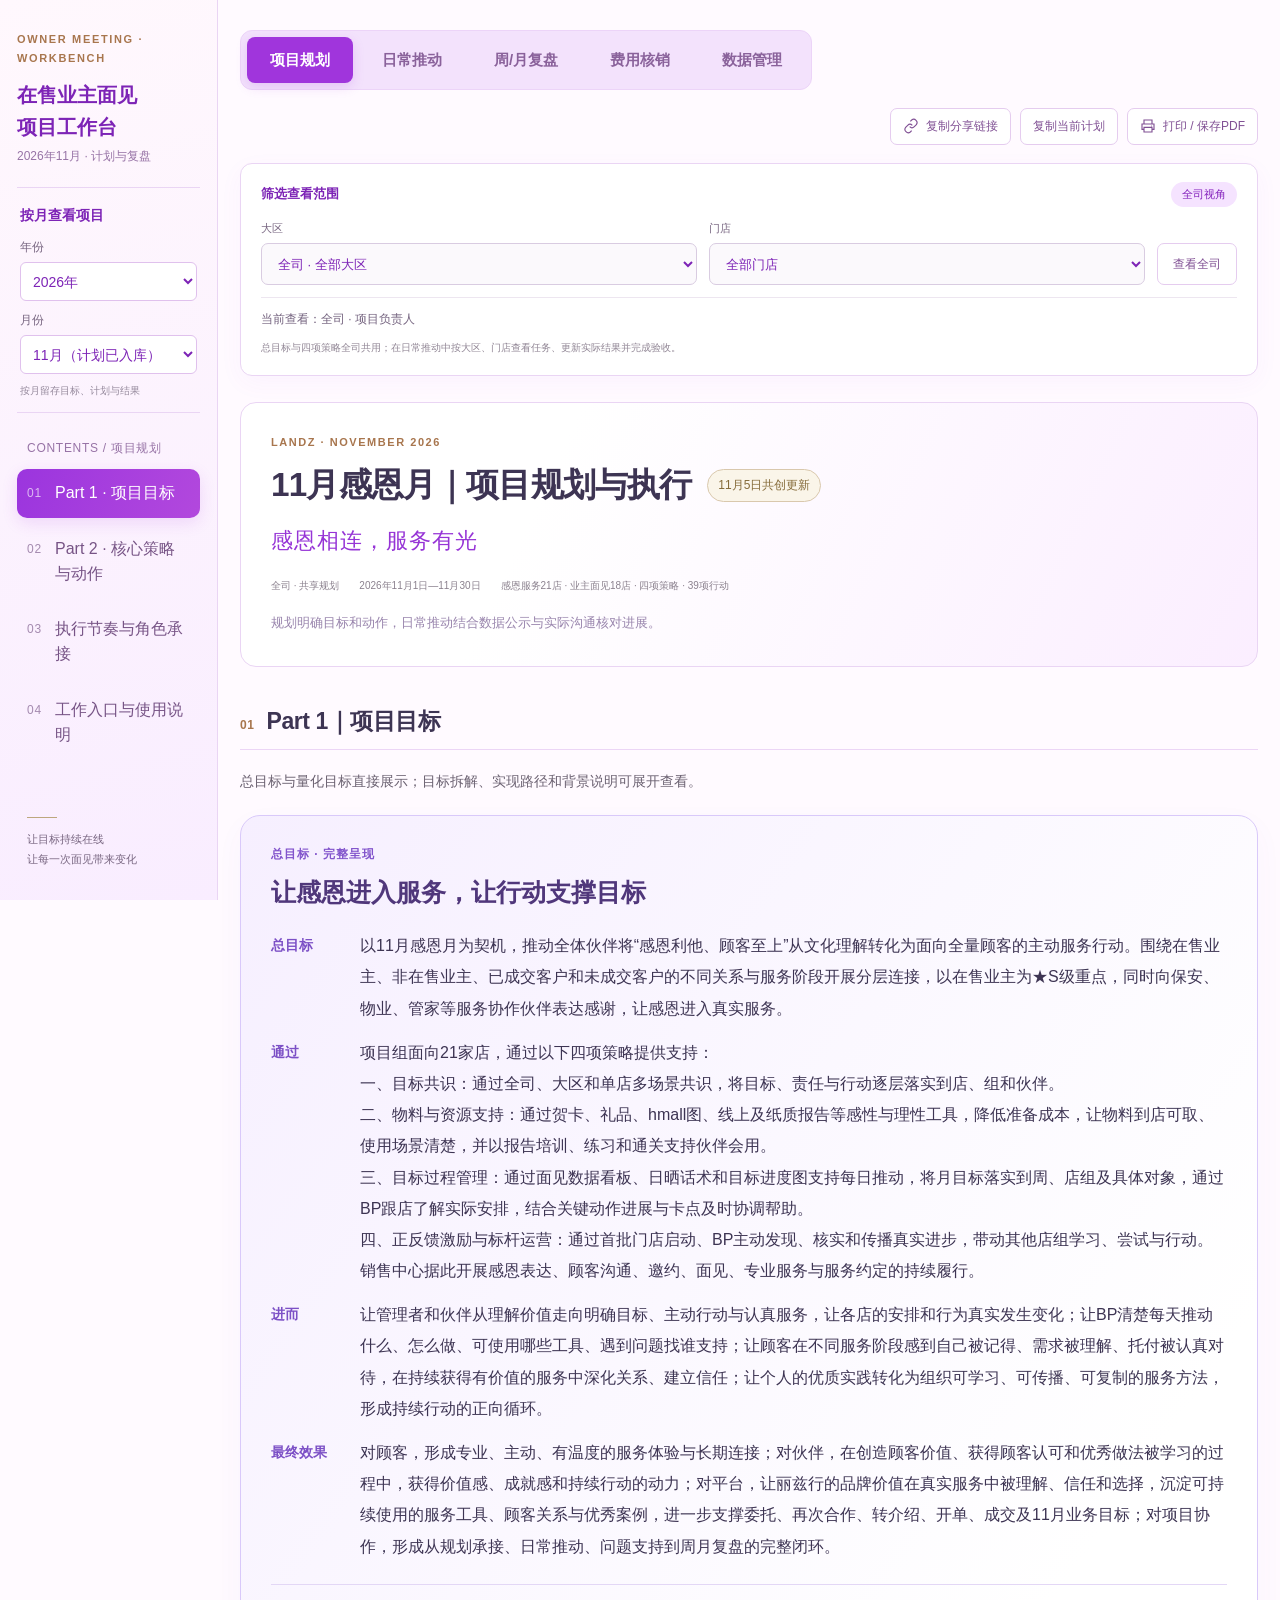
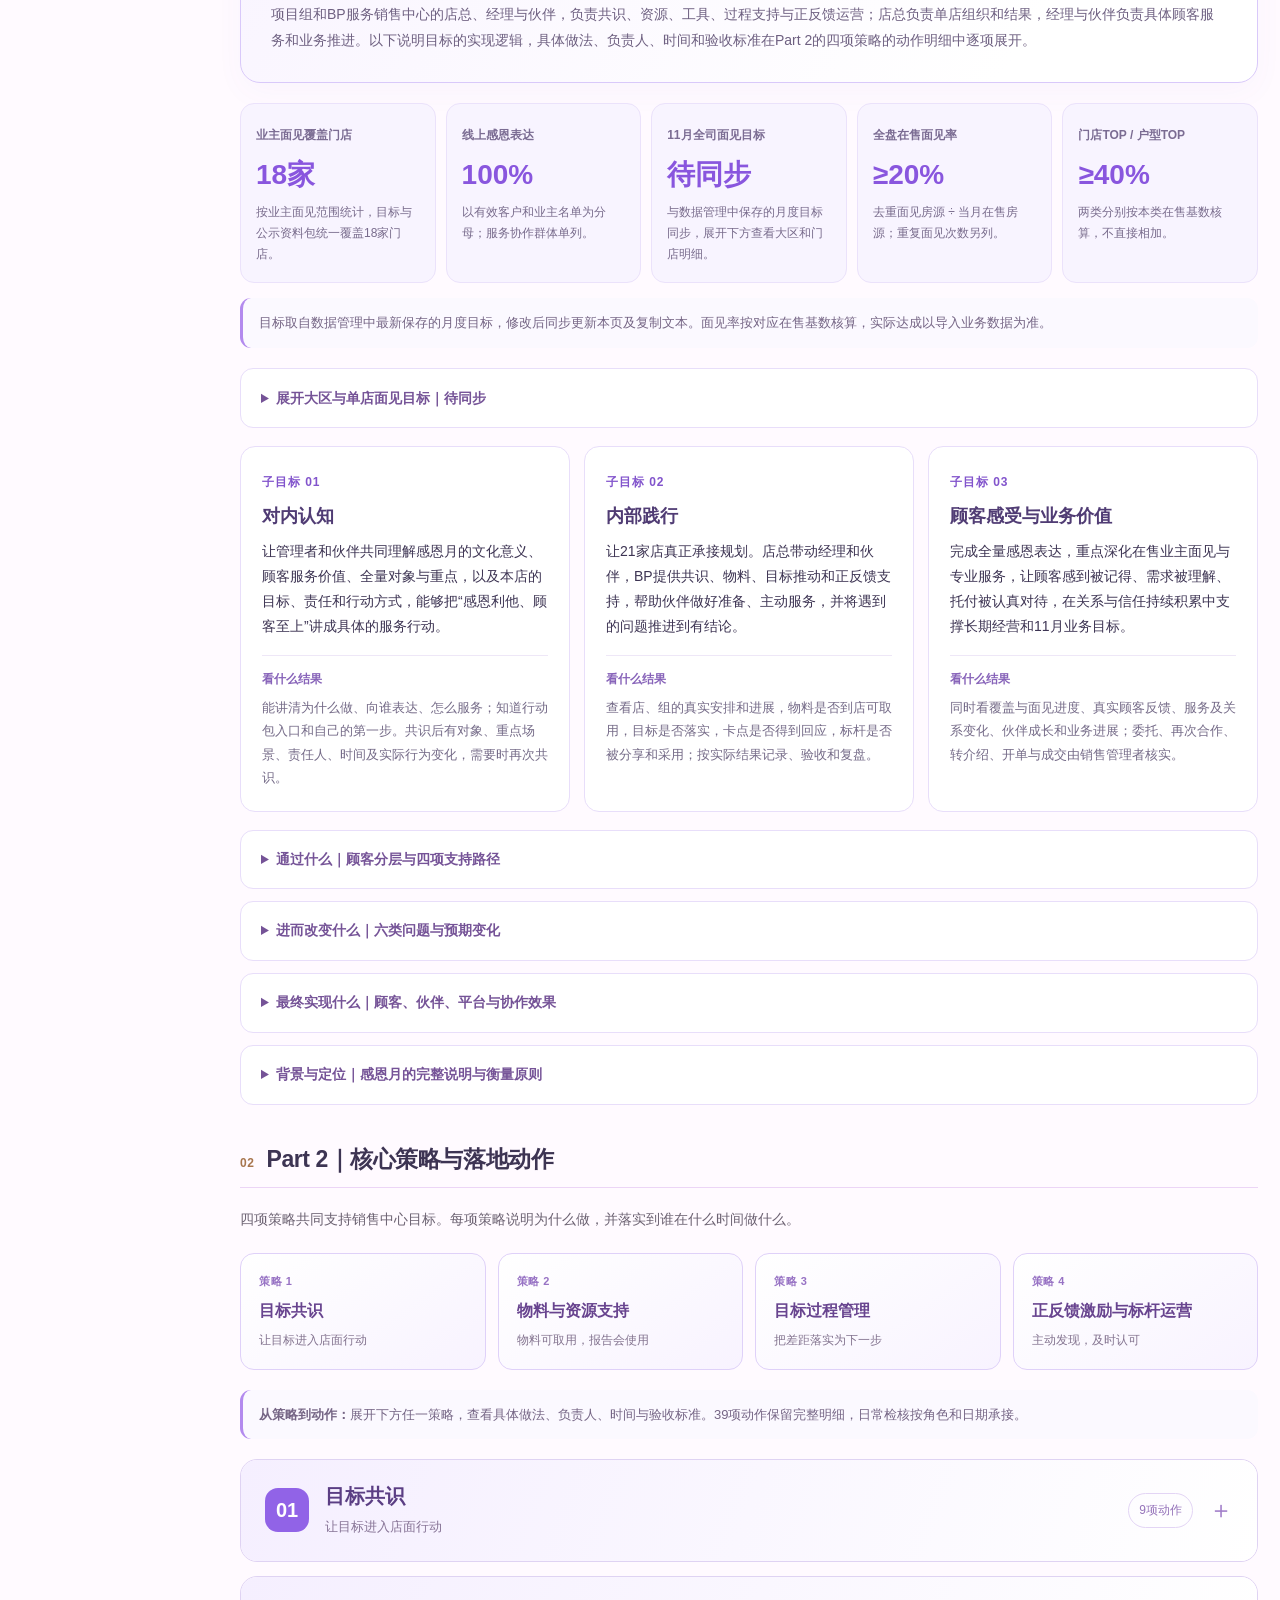
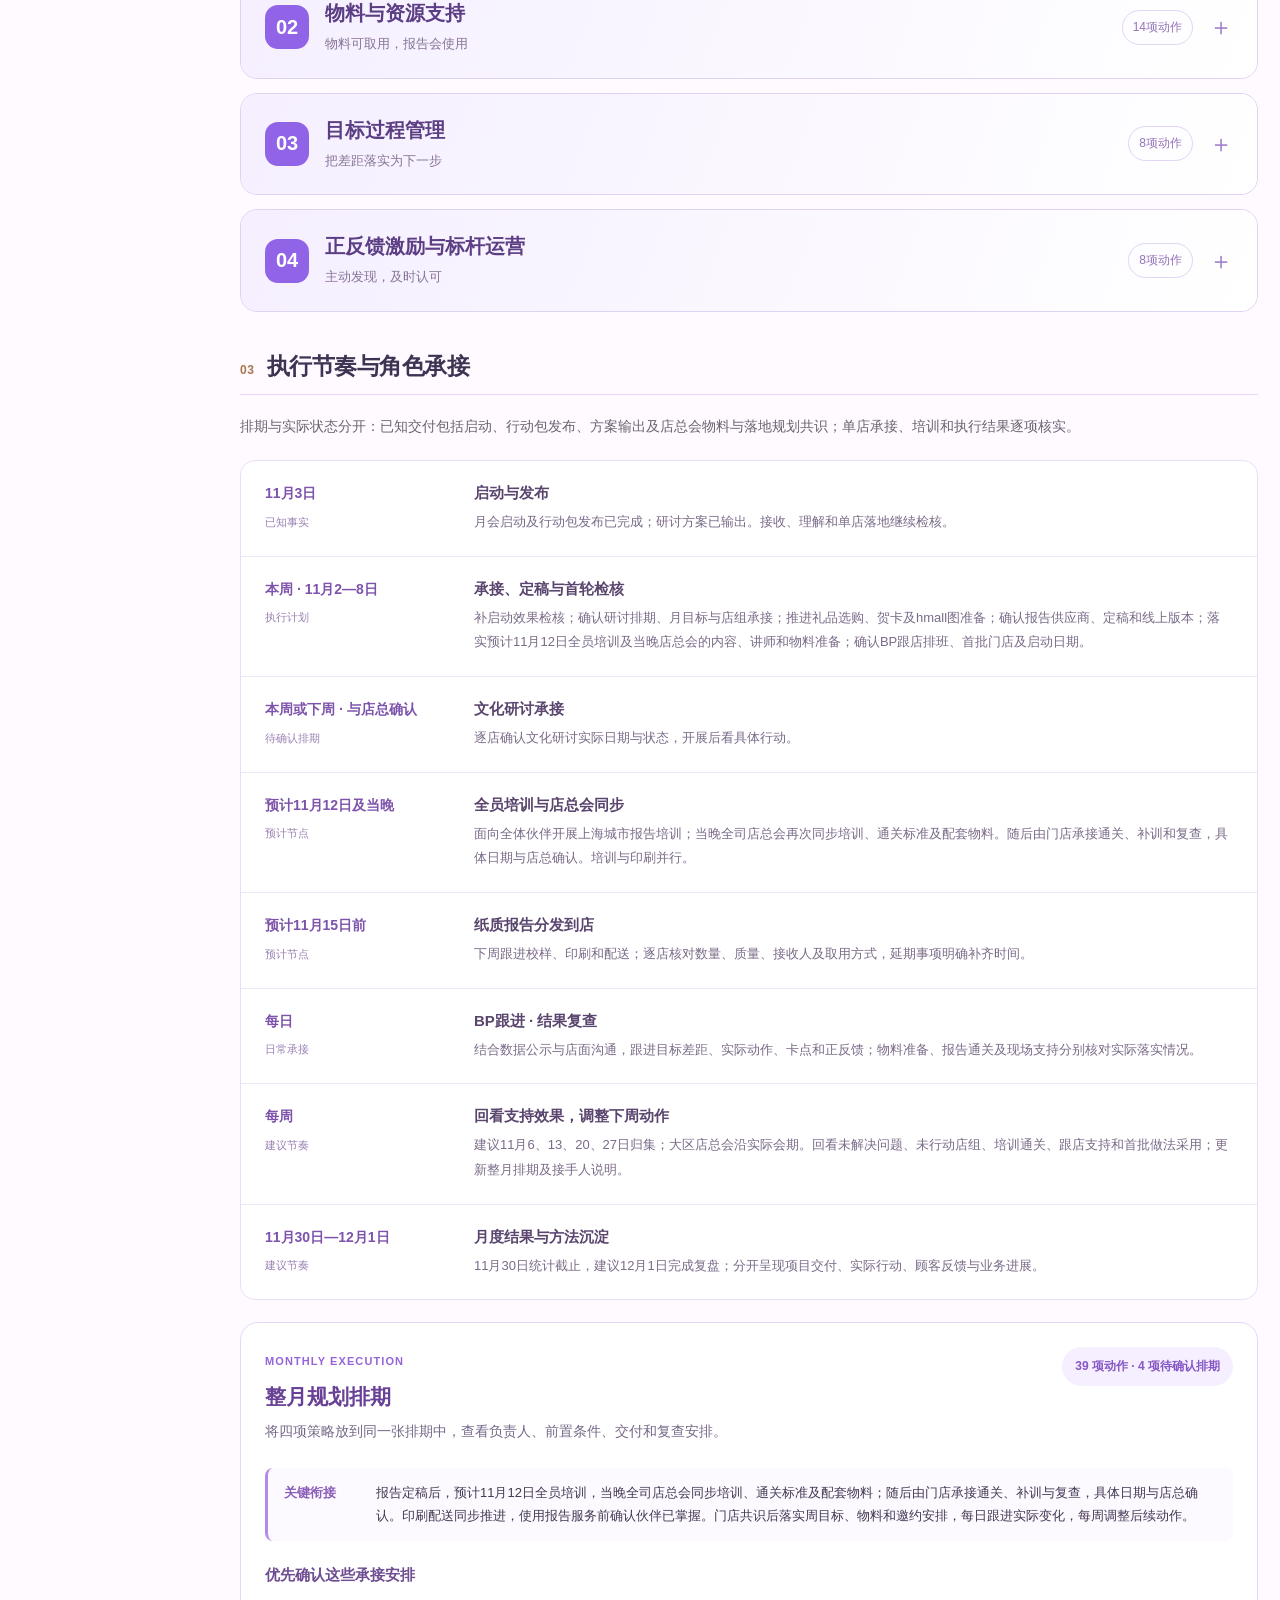
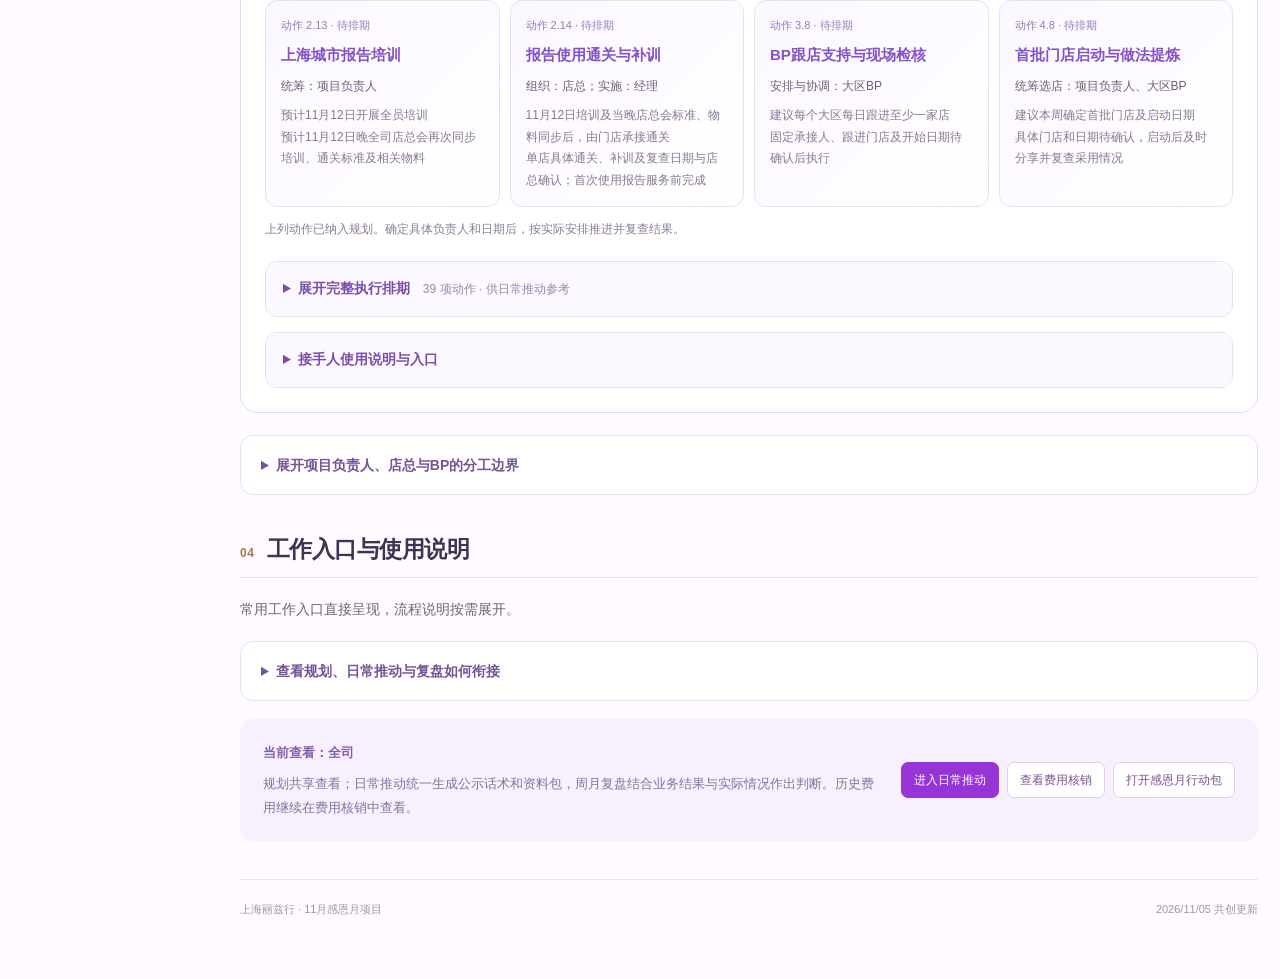
<file: index.html>
<!doctype html>
<html lang="zh-CN">
<head>
<meta charset="utf-8">
<meta name="viewport" content="width=device-width, initial-scale=1">
<meta name="color-scheme" content="light">
<meta name="robots" content="noindex,nofollow">
<meta name="theme-color" content="#5d3973">
<title>在售业主面见 · 复盘工作台</title>
<style>
:root{--paper:#f7f5f0;--white:#fffefa;--ink:#292331;--muted:#78717c;--purple:#684179;--purple-dark:#4e2d60;--purple-light:#f0eaf4;--gold:#a38755;--line:#e5e0e5;--green:#3e7765;--green-light:#eef6ef;--warning:#a6533c;--warning-light:#fbefea;--shadow:0 7px 25px #3a284608;--radius:14px}
*{box-sizing:border-box}html{scroll-behavior:smooth;scroll-padding-top:28px}body{margin:0;color:var(--ink);background:var(--paper);font:15px/1.75 -apple-system,BlinkMacSystemFont,"Segoe UI","PingFang SC","Microsoft YaHei",sans-serif}button,a,input,summary{-webkit-tap-highlight-color:transparent}button,input{font:inherit}button,a{touch-action:manipulation}button{cursor:pointer}button:focus-visible,a:focus-visible,input:focus-visible,summary:focus-visible{outline:3px solid #bb9bce;outline-offset:3px}button:disabled{cursor:default;opacity:.5}a{color:var(--purple);text-underline-offset:3px}h1,h2,h3,p{margin-top:0}h1,h2,h3{line-height:1.4}p:last-child{margin-bottom:0}button svg,a svg{width:16px;height:16px;stroke:currentColor;stroke-width:1.7;fill:none;flex-shrink:0}button .icon{display:flex}
.skip{position:fixed;left:16px;top:-80px;z-index:100;background:var(--white);padding:10px 18px;border:1px solid var(--purple);border-radius:7px}.skip:focus{top:12px}.layout{max-width:1660px;margin:auto;display:grid;grid-template-columns:238px minmax(0,1fr);min-height:100vh}.sidebar{position:sticky;top:0;height:100vh;padding:38px 21px 24px 28px;border-right:1px solid var(--line);display:flex;flex-direction:column;background:#f3f0eb}.brand{font-size:11px;letter-spacing:.15em;color:var(--gold);font-weight:700}.brand-title{font-size:21px;font-weight:700;line-height:1.6;margin:10px 0 3px}.brand-sub{font-size:12px;color:var(--muted);margin-bottom:30px}.nav-label{color:#958c99;font-size:11px;letter-spacing:.12em;margin:0 0 10px 10px}.nav{display:grid;gap:7px}.nav a{display:flex;align-items:flex-start;gap:10px;text-decoration:none;padding:11px 10px;border-radius:9px;color:#625a68;font-size:13px;line-height:1.6;transition:background .15s,color .15s}.nav a:hover{background:#ebe6ed;color:var(--purple)}.nav a.active{background:var(--purple);color:white;box-shadow:0 4px 12px #5d39731c}.nav-no{font-size:10px;letter-spacing:.06em;opacity:.65;padding-top:3px;min-width:18px}.sidebar-foot{margin-top:auto;padding:23px 10px 0;color:var(--muted);font-size:11px;line-height:1.8}.sidebar-foot::before{content:"";display:block;width:30px;height:1px;background:#bda77e;margin-bottom:12px}.main{min-width:0;padding:38px 38px 60px}.toolbar{display:flex;gap:9px;align-items:center;flex-wrap:wrap;justify-content:flex-end;margin-bottom:24px}.btn{display:inline-flex;align-items:center;justify-content:center;gap:7px;text-decoration:none;border:1px solid #ded5e3;background:var(--white);color:var(--purple);border-radius:7px;padding:7px 12px;font-size:12px;line-height:1.7;white-space:nowrap}.btn:hover{border-color:#af96bd;background:#f6f1f8}.btn.primary{background:var(--purple);border-color:var(--purple);color:#fff}.btn.primary:hover{background:var(--purple-dark)}.eyebrow{color:var(--gold);font-size:11px;font-weight:700;letter-spacing:.14em;margin-bottom:10px}.hero{padding:0 0 26px;border-bottom:1px solid var(--line)}h1{font-size:clamp(25px,2.6vw,38px);letter-spacing:-.025em;margin-bottom:12px;max-width:900px}.subtitle{color:var(--muted);font-size:14px;max-width:950px;margin-bottom:17px}.meta-row{display:flex;gap:9px 20px;flex-wrap:wrap;color:#766a7d;font-size:12px}.meta-item{display:flex;align-items:center;gap:6px}.meta-dot{width:5px;height:5px;border-radius:50%;background:var(--gold)}.notice{border-left:3px solid var(--gold);background:#eee9df;border-radius:0 7px 7px 0;padding:11px 15px;color:#6b5d48;font-size:12px;margin-top:20px;white-space:pre-line}.kpis{display:grid;grid-template-columns:repeat(auto-fit,minmax(155px,1fr));gap:12px;margin:24px 0 32px}.kpi{padding:18px 18px 16px;border:1px solid var(--line);border-radius:var(--radius);background:var(--white);box-shadow:var(--shadow)}.kpi-label{font-size:12px;color:var(--muted);margin-bottom:9px}.kpi-value{color:var(--purple-dark);font-size:30px;font-weight:650;line-height:1.2;letter-spacing:-.03em;overflow-wrap:anywhere}.kpi-note{font-size:11px;color:#8a818d;margin-top:10px;line-height:1.6}.kpi.warning .kpi-value{color:var(--warning)}.kpi.green .kpi-value{color:var(--green)}.section{margin-top:38px;scroll-margin-top:28px}.section-head{display:flex;gap:12px;align-items:baseline;border-bottom:1px solid var(--line);padding-bottom:12px;margin-bottom:18px}.section-no{color:var(--gold);font-size:12px;font-weight:650;letter-spacing:.05em}.section h2{font-size:23px;margin:0;font-weight:650;letter-spacing:-.02em}.section-summary{font-size:14px;color:#6c6272;line-height:1.9;margin:0 0 20px;white-space:pre-line}.block{margin:16px 0}.block-title{font-size:15px;font-weight:650;margin-bottom:10px}.text-block{padding:7px 0}.text-block p{white-space:pre-line;font-size:13px;color:#5d5463;margin-bottom:10px}.callout{padding:17px 20px;border:1px solid #e4d7eb;background:var(--purple-light);border-radius:var(--radius);font-size:13px;white-space:pre-line}.callout h3{font-size:14px;color:var(--purple-dark);margin-bottom:7px}.callout.warning{border-color:#edd9ce;background:var(--warning-light);color:#7f4e3f}.callout.warning h3{color:var(--warning)}.callout.green{border-color:#d6e6db;background:var(--green-light);color:#4b6a5f}.callout.green h3{color:var(--green)}.cards{display:grid;grid-template-columns:repeat(auto-fit,minmax(230px,1fr));gap:12px}.card{border:1px solid var(--line);border-radius:var(--radius);padding:19px 20px;background:var(--white)}.card h3{font-size:13px;margin-bottom:9px;color:#625568}.card .card-value{font-size:23px;color:var(--purple);font-weight:650;line-height:1.4;margin-bottom:9px;overflow-wrap:anywhere}.card p{color:#776c7d;font-size:12px;white-space:pre-line}.card.warning{border-top:3px solid #cb9682}.card.warning .card-value{color:var(--warning)}.card.green{border-top:3px solid #8bad9b}.card.green .card-value{color:var(--green)}.table-box{background:var(--white);border:1px solid var(--line);border-radius:var(--radius);overflow:hidden;box-shadow:var(--shadow)}.table-top{padding:17px 19px 13px;display:flex;gap:12px;align-items:flex-start;justify-content:space-between;flex-wrap:wrap}.table-title{font-size:14px;font-weight:650;margin:0}.table-note{font-size:11px;color:#887c8c;margin-top:5px;white-space:pre-line;max-width:860px}.table-search{display:flex;align-items:center;gap:6px;border:1px solid var(--line);border-radius:6px;padding:4px 9px;background:#fbfafc;color:#96879f;max-width:230px}.table-search span{font-size:14px}.table-search input{border:0;outline:none;background:transparent;width:165px;max-width:100%;font-size:12px;color:var(--ink);padding:2px}.table-search:focus-within{border-color:#a48bb2}.tabs{display:flex;gap:6px;padding:0 18px 12px;flex-wrap:wrap}.tab{font-size:12px;background:#f6f2f7;border:1px solid #e8e0ec;color:#7c6689;border-radius:5px;padding:5px 12px}.tab[aria-selected="true"]{color:white;border-color:var(--purple);background:var(--purple)}.table-scroll{overflow-x:auto;overscroll-behavior-x:contain}table{width:100%;border-collapse:collapse;font-size:12px;line-height:1.65}th{text-align:left;background:#f0ebf3;color:#6f587d;font-weight:600;border-bottom:1px solid #e1d8e7;padding:10px 14px;white-space:nowrap}td{padding:10px 14px;border-bottom:1px solid #eee9ef;vertical-align:top;min-width:65px;white-space:pre-line}td:first-child{font-weight:550}tbody tr:last-child td{border-bottom:0}tbody tr:hover{background:#f9f6fa}tr.row-warning{background:#fdf5ef}tr.row-green{background:#f2f8f4}.empty-row td{text-align:center;padding:25px;color:var(--muted)}.table-bottom{padding:8px 16px 10px;border-top:1px solid var(--line);display:flex;align-items:center;justify-content:space-between;font-size:11px;color:var(--muted)}.show-more{font-size:11px;color:var(--purple);border:0;background:none;padding:4px 0}.print-tab-title{display:none}.bars{padding:19px 21px;background:var(--white);border:1px solid var(--line);border-radius:var(--radius)}.bar-item{display:grid;grid-template-columns:minmax(95px,145px) minmax(100px,1fr) minmax(160px,1.2fr);gap:14px;align-items:center;margin:14px 0}.bar-label{font-size:12px;color:#65596d}.bar-track{height:10px;background:#efeaf1;border-radius:99px;overflow:hidden}.bar-fill{height:100%;border-radius:99px;background:linear-gradient(90deg,#9874ad,var(--purple))}.bar-fill.warning{background:linear-gradient(90deg,#d1a08c,#b26c54)}.bar-fill.green{background:linear-gradient(90deg,#91b5a1,#4c826f)}.bar-detail{font-size:11px;color:var(--muted);white-space:pre-line}.cases{display:grid;grid-template-columns:repeat(auto-fit,minmax(285px,1fr));gap:13px}.case{background:var(--white);border:1px solid var(--line);border-radius:var(--radius);padding:20px 22px}.case-label{color:var(--gold);font-size:10px;font-weight:650;letter-spacing:.07em;margin-bottom:7px}.case h3{font-size:15px;margin-bottom:10px}.case-text{font-size:12px;color:#756a7b;white-space:pre-line}.case-action{border-top:1px solid var(--line);padding-top:11px;margin-top:13px;font-size:12px;color:var(--purple);white-space:pre-line}.case-source{font-size:10px;line-height:1.6;color:#a196a7;margin-top:10px}.timeline{margin:20px 0 20px 10px;border-left:1px solid #d4c5dd;padding:0 0 0 27px}.time-item{position:relative;padding:0 0 23px}.time-item:last-child{padding-bottom:0}.time-item::before{content:"";position:absolute;width:8px;height:8px;border-radius:50%;background:var(--purple);left:-31.5px;top:7px;border:3px solid var(--paper);box-sizing:content-box}.time-date{color:var(--gold);font-size:11px;font-weight:650;letter-spacing:.04em}.time-item h3{font-size:15px;margin:3px 0 8px}.time-item p{color:#776b7e;font-size:12px;white-space:pre-line;margin-bottom:7px}.time-meta{font-size:11px;color:#8a7e91;display:flex;flex-wrap:wrap;gap:5px 15px;margin-top:9px}.details{border:1px solid var(--line);border-radius:9px;background:#f4f1f5;padding:12px 17px;font-size:12px;color:#7a6d82}.details summary{cursor:pointer;color:#705a7e;font-weight:550}.details p{white-space:pre-line;margin:12px 0 3px}.footer{font-size:11px;color:#a094a7;border-top:1px solid var(--line);margin-top:38px;padding-top:20px;display:flex;justify-content:space-between;gap:20px}.toast{position:fixed;bottom:25px;left:50%;transform:translateX(-50%);background:var(--purple-dark);color:#fff;border-radius:9px;box-shadow:0 6px 25px #38234135;padding:11px 18px;font-size:13px;z-index:50;max-width:90vw;opacity:0;pointer-events:none;transition:opacity .2s}.toast.visible{opacity:1}.status{padding:55px 25px;color:var(--muted);text-align:center}.status.error{border:1px solid #e4cec2;background:#fbf1eb;color:var(--warning);border-radius:12px}.status h2{font-size:20px}.status p{font-size:13px}.loading-ring{display:block;width:22px;height:22px;border:2px solid #dfd3e5;border-top-color:var(--purple);border-radius:50%;margin:0 auto 15px;animation:spin 1s linear infinite}@keyframes spin{to{transform:rotate(360deg)}}[hidden]{display:none!important}
@media(min-width:1450px){.main{padding:38px 48px 60px}.sidebar{padding-left:32px}.layout{grid-template-columns:250px minmax(0,1fr)}}
@media(max-width:1080px){.layout{grid-template-columns:205px minmax(0,1fr)}.sidebar{padding:28px 15px}.brand-title{font-size:18px}.main{padding:25px}.toolbar{gap:6px}.btn{font-size:11px;padding:6px 9px}.bar-item{grid-template-columns:105px minmax(70px,1fr) 130px;gap:10px}.section h2{font-size:21px}}
@media(max-width:760px){html{scroll-padding-top:88px}.layout{display:block}.sidebar{height:auto;position:sticky;top:0;z-index:20;border-right:0;border-bottom:1px solid #ded5e3;padding:9px 14px;background:#f4f0ecef;backdrop-filter:blur(12px)}.brand,.brand-sub,.nav-label,.sidebar-foot{display:none}.brand-title{font-size:13px;margin:0 0 6px;color:var(--purple)}.nav{display:flex;overflow-x:auto;gap:5px;padding:0 0 2px;scrollbar-width:none}.nav::-webkit-scrollbar{display:none}.nav a{padding:5px 9px;white-space:nowrap;font-size:11px;gap:5px;align-items:center;border-radius:5px}.nav-no{font-size:9px;padding:0;min-width:0}.nav a.active{box-shadow:none}.main{padding:22px 15px 38px}.toolbar{justify-content:flex-start;margin-bottom:22px;gap:6px}.btn{font-size:11px;padding:6px 9px}.btn svg{width:14px;height:14px}.hero{padding-bottom:20px}.eyebrow{font-size:9px}h1{font-size:26px;line-height:1.45}.subtitle{font-size:12px;line-height:1.9}.meta-row{font-size:10px;gap:5px 13px}.notice{font-size:11px;padding:10px 12px}.kpis{grid-template-columns:repeat(2,minmax(0,1fr));gap:8px;margin:18px 0 28px}.kpi{padding:14px;border-radius:10px}.kpi-label{font-size:11px}.kpi-value{font-size:26px}.kpi-note{font-size:10px}.section{margin-top:30px;scroll-margin-top:95px}.section-head{gap:9px}.section h2{font-size:20px}.section-summary{font-size:12px}.block{margin:14px 0}.cards{grid-template-columns:1fr}.card{padding:16px 18px}.card .card-value{font-size:21px}.callout{padding:14px 16px;font-size:12px}.table-top{padding:14px 14px 11px;gap:9px}.table-search{max-width:none;width:100%}.table-search input{width:100%}.table-note{font-size:10px}.table-title{font-size:13px}th,td{padding:9px 11px;font-size:11px}.tabs{padding:0 13px 10px}.bar-item{grid-template-columns:93px minmax(70px,1fr);gap:7px 12px;margin:17px 0}.bar-detail{grid-column:1 / -1;padding-left:0;font-size:10px}.bars{padding:16px}.cases{grid-template-columns:1fr}.case{padding:17px 18px}.footer{display:block;font-size:10px}.footer span{display:block;margin-bottom:4px}}
@media(prefers-reduced-motion:reduce){html{scroll-behavior:auto}.loading-ring{animation:none}.toast{transition:none}}
@media print{@page{size:A4 landscape;margin:12mm}*{-webkit-print-color-adjust:exact;print-color-adjust:exact}html,body{background:#fff;font-size:10pt;line-height:1.55}.layout{display:block;max-width:none}.sidebar,.toolbar,.toast,.skip,.table-search,.tabs,.table-bottom,.footer{display:none!important}.main{padding:0}.hero{padding:0 0 14px}.eyebrow{font-size:8pt}h1{font-size:23pt;max-width:none}.subtitle{font-size:10pt}.meta-row{font-size:8pt}.notice{font-size:8pt;margin-top:12px}.kpis{grid-template-columns:repeat(4,1fr);gap:8px;margin:16px 0 24px}.kpi{padding:12px;box-shadow:none;break-inside:avoid}.kpi-value{font-size:22pt}.kpi-label,.kpi-note{font-size:8pt}.section{margin:25px 0 0;scroll-margin:0}.section-head{break-after:avoid;margin-bottom:11px;padding-bottom:8px}.section h2{font-size:16pt}.section-summary{font-size:10pt}.block{margin:12px 0}.block-title,.table-title{font-size:11pt;break-after:avoid}.text-block p,.callout,.case-text,.case-action,.card p,.time-item p{font-size:9pt}.callout,.card,.case,.time-item{break-inside:avoid}.cards,.cases{display:grid;grid-template-columns:repeat(2,minmax(0,1fr));gap:10px}.card{padding:13px 15px}.table-box{overflow:visible;box-shadow:none;border-radius:0;break-inside:auto}.table-top{padding:11px 12px}.table-note{font-size:8pt}.table-scroll{overflow:visible}table{font-size:8pt;table-layout:auto;line-height:1.5}th,td{font-size:8pt;min-width:0;padding:7px 8px;overflow-wrap:anywhere}th{white-space:normal}thead{display:table-header-group}tfoot{display:table-footer-group}tbody tr{break-inside:avoid}.tab-panel[hidden]{display:block!important}.table-box tr[hidden]{display:table-row!important}.empty-row{display:none!important}.print-tab-title{display:block;font-size:10pt;color:var(--purple);font-weight:650;padding:8px 12px;border-top:1px solid var(--line)}.bars{padding:13px 15px;break-inside:avoid}.bar-label{font-size:9pt}.bar-detail{font-size:8pt}.timeline{padding-left:20px}.time-item::before{left:-24.5px}.time-date,.time-meta{font-size:8pt}.details{font-size:8pt;background:#f6f4f7;padding:10px 12px}.details p{display:block!important}.details:not([open])>*:not(summary){display:block!important}.details summary{list-style:none}.status{display:none}.footer{display:block!important;font-size:8pt;margin-top:25px}}
.subtitle{font-size:12px;margin-bottom:12px}.meta-row{font-size:10px;color:#8b818e}.notice{font-size:11px}.table-note,.case-source,.scope-note{font-size:10px;line-height:1.65}.section-summary{font-size:14px;max-width:1050px}.scope-panel{padding:18px 20px;margin-bottom:26px;border:1px solid #ddd1e5;border-radius:12px;background:#fffefa;box-shadow:var(--shadow)}.scope-top{display:flex;justify-content:space-between;align-items:center;gap:12px;margin-bottom:12px}.scope-heading{font-size:13px;font-weight:650;color:var(--purple-dark)}.scope-badge{font-size:11px;border-radius:30px;background:var(--purple-light);color:var(--purple);padding:3px 11px}.scope-controls{display:flex;gap:12px;align-items:flex-end;flex-wrap:wrap}.scope-field{display:flex;flex-direction:column;gap:5px;min-width:190px;flex:1}.scope-field label{font-size:11px;color:var(--muted)}.scope-field select{width:100%;font:inherit;font-size:13px;border:1px solid #d9cce1;border-radius:7px;background:#fbf9fc;color:var(--purple-dark);padding:9px 34px 9px 12px;cursor:pointer;min-height:42px}.scope-field select:focus-visible{outline:3px solid #bb9bce;outline-offset:2px}.scope-reset{min-height:42px;padding:9px 15px}.scope-note{margin-top:10px;color:#918695}.scope-live{margin-top:12px;padding-top:11px;border-top:1px solid #ede6f0;font-size:12px;color:#74637f}.kpi-value{font-variant-numeric:tabular-nums}.priority-row{box-shadow:inset 3px 0 #b6654d}.table-title{line-height:1.6}.table-top{padding-bottom:14px}.section:target .section-head{border-bottom-color:#b49ac2}td{overflow-wrap:anywhere}.table-scroll{scrollbar-color:#c6b3d0 #f4f0f6}.toolbar{margin-bottom:18px}#word-download[hidden]{display:none!important}.export-note{font-size:10px;color:var(--muted)}
@media(max-width:760px){.scope-panel{padding:14px;margin-bottom:22px}.scope-top{gap:8px}.scope-badge{font-size:10px}.scope-controls{gap:9px}.scope-field{min-width:calc(50% - 6px)}.scope-field select{font-size:12px;padding-left:9px}.scope-reset{width:100%;min-height:36px;padding:6px}.scope-live{font-size:11px}.section-summary{font-size:12px}.subtitle{font-size:11px}.meta-row,.table-note,.case-source,.scope-note{font-size:10px}.notice{font-size:10px}.kpis{grid-template-columns:repeat(2,minmax(0,1fr))}}
@media print{.scope-panel{display:none!important}.section-summary{font-size:10pt}.table-note,.case-source{font-size:8pt}.tab-panel[hidden]{display:none!important}.table-box tr[hidden]{display:none!important}.empty-row{display:none!important}.footer{display:block!important}.notice{font-size:8pt}.meta-row{font-size:8pt}}

/* Original screenshot's 17 fields and grouped, two-row header. */
.progress-box{--progress-fixed-first:118px;--progress-fixed-second:140px}
.progress-scroll{max-width:100%;overflow:auto;overscroll-behavior-x:contain;scrollbar-gutter:stable;isolation:isolate}
.progress-scroll:focus-visible{outline:3px solid #b49bc4;outline-offset:-3px}
.progress-scroll-hint{margin-top:7px;font-size:10px;color:#8c7f93}
.progress-table-subtitle{margin-top:5px;font-size:11px;color:#83718b}
.progress-table{width:100%;min-width:1660px;table-layout:fixed;border-collapse:separate;border-spacing:0;font-size:12px;line-height:1.5}
.progress-table .progress-identity-col-0{width:var(--progress-fixed-first)}
.progress-table .progress-identity-col-1{width:var(--progress-fixed-second)}
.progress-table .progress-identity-col-2{width:140px}
.progress-table .progress-identity-col-3{width:92px}
.progress-table .progress-metric-col{width:90px}
.progress-table th,.progress-table td{position:relative;border-right:1px solid #ddd8e3;border-bottom:1px solid #e5e0e7;padding:10px 9px;min-width:0;vertical-align:middle;text-align:center;white-space:normal;overflow-wrap:break-word;word-break:normal;font-variant-numeric:tabular-nums}
.progress-table th:last-child,.progress-table td:last-child{border-right:0}
.progress-table th{font-size:11px;line-height:1.5;font-weight:650;color:#5f476e;background:#eee6f3}
.progress-table .progress-group-head{height:40px;font-size:12px;letter-spacing:.015em;border-bottom-color:#d8ccd9}
.progress-table .progress-leaf-row th{height:53px}
.progress-table thead .progress-section-target{background:#f6d5dc;color:#853d51}
.progress-table thead .progress-section-whole{background:#dce8f8;color:#3a5c86}
.progress-table thead .progress-section-store-top{background:#dcefe5;color:#376b53}
.progress-table thead .progress-section-customer{background:#eee2fc;color:#7342a0}
.progress-table thead .progress-section-unit-top{background:#edf3dc;color:#5d7139}
.progress-table .progress-fixed-0{position:sticky;left:0;z-index:2;box-shadow:1px 0 0 #ddd8e3}
.progress-table .progress-fixed-1{position:sticky;left:var(--progress-fixed-first);z-index:2;box-shadow:2px 0 0 #d8cfdf,5px 0 8px -7px #38264188}
.progress-table thead .progress-fixed-0,.progress-table thead .progress-fixed-1{z-index:4;background:#eee6f3}
.progress-table tbody tr{--progress-row-bg:#fffefa;--progress-bar:#dfe8f482}
.progress-table tbody tr.progress-level-company{--progress-row-bg:#f1e3ef;font-weight:700}
.progress-table tbody tr.progress-level-region{--progress-row-bg:#f9edf0;font-weight:650}
.progress-table tbody tr.progress-level-store{--progress-row-bg:#f1eef8;font-weight:600}
.progress-table tbody tr.progress-level-group{--progress-row-bg:#f1f6eb;font-weight:550}
.progress-table tbody tr.progress-level-advisor{--progress-row-bg:#fffefa;font-weight:400}
.progress-table tbody td{background:var(--progress-row-bg);color:#413847}
.progress-table tbody td:first-child{font-weight:inherit}
.progress-table tbody tr:hover{--progress-row-bg:#eee7f3}
.progress-table tbody .progress-identity{text-align:left}
.progress-table tbody .progress-fixed-0,.progress-table tbody .progress-fixed-1{background:var(--progress-row-bg)}
.progress-table tbody .progress-section-target{--progress-bar:#edd1da70}
.progress-table tbody .progress-section-store-top{--progress-bar:#cbe5d582}
.progress-table tbody .progress-section-unit-top{--progress-bar:#dce9bd86}
.progress-table .progress-cell-value{position:relative;z-index:1;display:block}
.progress-table .progress-rate{white-space:nowrap}
.progress-ranked-value{display:inline-flex;align-items:center;justify-content:center;gap:1px;white-space:nowrap}.progress-rank-mark{font-size:.9em;line-height:1}.progress-rank-legend{color:var(--muted);font-size:11px;margin-top:6px}@media(min-width:1001px) and (max-width:1250px){.progress-ranked-value{flex-wrap:wrap;column-gap:0}}
.progress-table .progress-rate-bar{position:absolute;inset:7px;background:linear-gradient(to right,var(--progress-bar) 0,var(--progress-bar) var(--progress-value),transparent var(--progress-value),transparent 100%);border-radius:3px;pointer-events:none}
.progress-table tbody .progress-zero .progress-cell-value{color:#b24148;font-weight:650}
.progress-table tbody td.progress-accompaniment-zero,.progress-mobile-metrics .progress-accompaniment-zero{background:#f9caca;color:#9d222c;-webkit-print-color-adjust:exact;print-color-adjust:exact}
.progress-table .progress-accompaniment-zero .progress-cell-value,.progress-mobile-metrics .progress-accompaniment-zero dd{color:#9d222c;font-weight:700}
.progress-mobile-metrics .progress-accompaniment-zero{padding:5px 7px;border-radius:4px}
@media(max-width:760px){
 .progress-box{--progress-fixed-first:94px;--progress-fixed-second:116px}
 .progress-table{min-width:1612px;font-size:11px}
 .progress-table th,.progress-table td{padding:9px 8px;font-size:11px}
 .progress-scroll-hint{font-size:10px}
}
@media print{
 .progress-scroll-hint{display:none}
 .progress-scroll{overflow:visible;scrollbar-gutter:auto}
 .progress-table{min-width:0;width:100%;table-layout:fixed;font-size:6.6pt}
 .progress-table .progress-identity-col-0,.progress-table .progress-identity-col-1,.progress-table .progress-identity-col-2{width:7.5%}
 .progress-table .progress-identity-col-3{width:5.5%}
 .progress-table .progress-metric-col{width:5.54%}
 .progress-table th,.progress-table td{padding:4px 3px;font-size:6.6pt;white-space:normal}
 .progress-table .progress-group-head{height:auto;font-size:7pt}
 .progress-table .progress-leaf-row th{height:auto}
 .progress-table .progress-fixed-0,.progress-table .progress-fixed-1{position:static;box-shadow:none}
 .progress-table .progress-rate-bar{display:none}
}

.archive-panel{margin:0 0 25px;border-top:1px solid #e0d7e3;border-bottom:1px solid #e0d7e3;padding:15px 3px 13px}.archive-title{font-size:12px;font-weight:650;color:var(--purple-dark);margin-bottom:10px}.archive-fields{display:grid;grid-template-columns:1fr;gap:9px}.archive-fields label{font-size:10px;color:var(--muted);display:grid;gap:4px}.archive-fields select{width:100%;min-height:35px;border:1px solid #d7c9df;background:#fffdf9;color:var(--purple-dark);font:inherit;font-size:12px;border-radius:6px;padding:6px 8px;cursor:pointer}.archive-fields select:focus-visible{outline:3px solid #bb9bce;outline-offset:2px}.archive-note{font-size:10px;color:#95899c;line-height:1.6;margin-top:9px}.nav a[aria-disabled=true]{opacity:.45;pointer-events:none}.month-empty{background:var(--white);border:1px solid var(--line);border-radius:14px;padding:30px;margin:24px 0}.month-empty h2{font-size:20px;color:var(--purple-dark)}.month-empty p{font-size:13px;color:var(--muted);max-width:650px}.month-empty a{margin-top:8px}.sidebar{overflow-y:auto;scrollbar-width:thin}.brand-sub{margin-bottom:20px}
@media(max-width:760px){.archive-panel{margin:6px 0 9px;padding:7px 0 9px}.archive-title,.archive-note{display:none}.archive-fields{grid-template-columns:85px minmax(0,1fr);gap:9px}.archive-fields label{display:flex;align-items:center;gap:7px;font-size:10px;white-space:nowrap}.archive-fields select{min-height:31px;font-size:11px;padding:4px 7px}.sidebar{overflow:visible}.section{scroll-margin-top:180px}html{scroll-padding-top:180px}.month-empty{padding:23px}.month-empty h2{font-size:18px}}
@media print{.archive-panel{display:none!important}}

.layout{max-width:2000px;grid-template-columns:218px minmax(0,1fr)}.main{padding:30px 22px 60px}.sidebar{padding:30px 17px}.brand-title{font-size:20px}.section-summary{margin-bottom:16px}.progress-scroll{overflow:visible;scrollbar-gutter:auto;isolation:auto}.progress-table{width:100%;min-width:0;table-layout:fixed;font-size:clamp(10px,.83vw,12px)}.progress-table .progress-identity-col-0{width:7%}.progress-table .progress-identity-col-1{width:10%}.progress-table .progress-identity-col-2{width:11%}.progress-table .progress-identity-col-3{width:6%}.progress-table .progress-metric-col{width:5.076923%}.progress-table th,.progress-table td{padding:8px 3px;min-width:0;overflow-wrap:anywhere;word-break:normal;font-size:inherit}.progress-table th{font-size:clamp(10px,.8vw,11.5px)}.progress-table .progress-group-head{height:auto;padding:11px 3px;font-size:inherit}.progress-table .progress-leaf-row th{height:62px}.progress-table .progress-fixed-0,.progress-table .progress-fixed-1{position:relative;left:auto;z-index:auto;box-shadow:none}.progress-table thead .progress-fixed-0,.progress-table thead .progress-fixed-1{z-index:auto}.progress-table .progress-rate{white-space:normal}.progress-table .progress-rate .progress-cell-value{font-size:.96em;letter-spacing:-.035em}.progress-rate-bar{inset:7px 2px!important}.progress-table tbody .progress-identity{text-align:center}.progress-scroll-hint{display:none}.progress-mobile{display:none}.table-top{align-items:center}.table-copy-actions{display:flex;gap:7px;align-items:center;flex-shrink:0}.copy-image-note{color:var(--muted);font-size:10px}.image-dialog{border:1px solid var(--line);border-radius:14px;background:var(--paper);width:min(1100px,94vw);max-height:90vh;padding:20px;color:var(--ink)}.image-dialog::backdrop{background:#21152b80}.image-dialog h2{font-size:18px;margin-bottom:6px}.image-dialog p{font-size:12px;color:var(--muted);margin-bottom:13px}.image-dialog-toolbar{display:flex;justify-content:flex-end;gap:8px;margin-bottom:13px}.image-dialog img{display:block;width:100%;height:auto;border:1px solid var(--line);border-radius:6px}.image-dialog-preview{overflow:auto;max-height:65vh}.progress-mobile-row{border:1px solid var(--line);border-radius:10px;margin:10px 0;padding:13px;background:var(--white)}.progress-mobile-row h4{margin:0 0 10px;color:var(--purple-dark);font-size:14px}.progress-mobile-identity,.progress-mobile-metrics{display:grid;grid-template-columns:repeat(2,minmax(0,1fr));gap:8px;margin:0}.progress-mobile-identity div,.progress-mobile-metrics div{min-width:0}.progress-mobile dt{font-size:10px;color:var(--muted);font-weight:400}.progress-mobile dd{font-size:12px;margin:2px 0 0;overflow-wrap:anywhere;color:var(--ink);font-weight:600}.progress-mobile h5{font-size:11px;margin:13px 0 7px;border-bottom:1px solid var(--line);padding-bottom:5px;color:var(--purple)}.progress-mobile-metrics{grid-template-columns:repeat(3,minmax(0,1fr))}.progress-mobile-row.level-company,.progress-mobile-row.level-region{background:#f4edf5}.progress-mobile-row.level-group{background:#f3f7ef}
@media(max-width:1100px) and (min-width:761px){.layout{grid-template-columns:190px minmax(0,1fr)}.main{padding:25px 15px}.sidebar{padding:25px 12px}.brand-title{font-size:18px}}
@media(max-width:1000px){.progress-scroll{display:none}.progress-mobile{display:block;padding:0 12px 6px}.table-top{align-items:flex-start}.table-copy-actions{margin-left:auto}}
@media(max-width:760px){.layout{display:block}.main{padding:22px 15px 38px}.sidebar{padding:9px 14px}.brand-title{font-size:13px}.image-dialog{padding:14px}.table-copy-actions .btn{font-size:11px}.progress-mobile-metrics{gap:10px}.toolbar{gap:6px}}
@media print{.layout{display:block}.main{padding:0}.progress-mobile,.table-copy-actions,.image-dialog{display:none!important}.progress-scroll{display:block;overflow:visible}.progress-table{min-width:0;width:100%;font-size:6.8pt}.progress-table th,.progress-table td{font-size:6.8pt;padding:4px 2px}.progress-table .progress-leaf-row th{height:auto}}

.org-part{border:1px solid var(--line);border-radius:14px;background:var(--white);margin:19px 0 26px;padding:23px 22px}.org-part-title{font-size:20px;color:var(--purple-dark);margin:0 0 9px}.org-part-summary{font-size:13px;color:#716577;margin-bottom:13px;max-width:1080px}.org-stats{display:flex;flex-wrap:wrap;gap:10px 25px;border-bottom:1px solid var(--line);padding:0 0 17px;margin-bottom:18px}.org-stat{display:flex;gap:9px;align-items:baseline}.org-stat-label{font-size:11px;color:var(--muted)}.org-stat-value{font-size:23px;color:var(--purple);font-weight:650}.org-part.warning .org-stat-value{color:var(--warning)}.org-part .table-box{box-shadow:none}.org-part>.block:last-child{margin-bottom:0}.org-part th{white-space:normal}.org-part td{font-size:11px;line-height:1.8}.org-part td:first-child{width:12%}.org-part .text-block p{font-size:12px}
@media(max-width:760px){.org-part{padding:18px 13px}.org-part-title{font-size:18px}.org-part-summary{font-size:12px}.org-stats{gap:8px 18px}.org-stat-value{font-size:21px}.org-part td{font-size:10px;padding:9px 7px}}
@media print{.org-part{border:0;padding:0;margin:20px 0}.org-part-title{font-size:14pt;color:#000}.org-part-summary{font-size:9pt}.org-stats{padding-bottom:10px}.org-stat-value{font-size:14pt;color:#000}.org-stat-label{font-size:8pt}.org-part td{font-size:8pt}}

.candidate-count{display:inline-flex;align-items:baseline;gap:3px;padding:4px 10px;border:1px solid #d9c8e2;border-radius:7px;color:var(--purple-dark);background:#f5edf8;text-decoration:none;font-size:13px;font-weight:700;white-space:nowrap}.candidate-count span{font-size:10px;font-weight:400}.candidate-count:hover{background:#e9daef;border-color:var(--purple)}.candidate-count:focus-visible,.candidate-page a:focus-visible{outline:2px solid var(--purple);outline-offset:3px}.candidate-count-zero{font-size:12px;color:var(--muted)}.candidate-table-hint{font-size:10px;color:var(--purple);margin-top:5px}.candidate-page{min-width:0}.candidate-breadcrumb{font-size:11px;color:var(--muted);margin:0 0 14px}.candidate-page-actions{display:flex;flex-wrap:wrap;justify-content:space-between;gap:10px;margin-bottom:24px}.candidate-page h1{font-size:28px;max-width:none;overflow-wrap:anywhere}.candidate-page h1:focus{outline:none}.candidate-page .hero{padding-bottom:18px}.candidate-page .kpis{grid-template-columns:repeat(3,minmax(0,1fr));margin:20px 0}.candidate-page .kpi-value{font-size:28px}.candidate-detail-table{width:100%;min-width:0;table-layout:fixed}.candidate-detail-table th,.candidate-detail-table td{min-width:0;white-space:normal;overflow-wrap:anywhere;padding:12px 10px;font-size:12px}.candidate-detail-table .candidate-index{width:6%;color:var(--muted);font-weight:400}.candidate-detail-table .candidate-project{width:23%}.candidate-detail-table .candidate-room{width:15%}.candidate-detail-table .candidate-group{width:19%}.candidate-detail-table .candidate-maintainer{width:12%}.candidate-detail-table .candidate-reasons{width:25%}.candidate-detail-table td:first-child{font-weight:400}.candidate-tag{display:inline-block;font-size:10px;padding:2px 6px;border-radius:4px;background:#f0e7f3;color:var(--purple-dark);margin:2px 4px 2px 0}.candidate-cards{display:none}.candidate-page .table-scroll{overflow:visible}.candidate-detail-note{font-size:11px;color:var(--muted);line-height:1.8;margin:14px 0}.candidate-page .table-title{font-size:15px}
@media(max-width:760px){.candidate-page h1{font-size:23px}.candidate-page-actions{margin-bottom:18px}.candidate-page .kpi{padding:13px 10px}.candidate-page .kpi-label{font-size:10px}.candidate-page .kpi-value{font-size:24px}.candidate-page .kpi-note{font-size:10px}.candidate-desktop{display:none}.candidate-cards{display:grid;gap:12px;padding:0 13px 14px}.candidate-property{padding:14px;border:1px solid var(--line);border-radius:9px;background:var(--white);min-width:0}.candidate-property h3{font-size:14px;color:var(--purple-dark);margin:0 0 12px;overflow-wrap:anywhere}.candidate-property dl{display:grid;grid-template-columns:repeat(2,minmax(0,1fr));gap:12px;margin:0}.candidate-property dt{font-size:10px;color:var(--muted)}.candidate-property dd{font-size:12px;margin:3px 0 0;overflow-wrap:anywhere}.candidate-property .candidate-reason-field{grid-column:1/-1}.candidate-count{padding:4px 8px;font-size:12px}.candidate-page .table-top{display:block}}
@media print{.candidate-page-actions{display:none}.candidate-cards{display:none}.candidate-desktop{display:block}.candidate-detail-table td,.candidate-detail-table th{font-size:8pt}.candidate-detail-table tr{break-inside:avoid}}

.progress-table .progress-identity-col-4{width:5.5%}.progress-table .progress-identity-col-3{width:5.5%}
/* The November accompaniment columns keep readable widths instead of shrinking the full table. */
.progress-accompaniment-scroll{overflow:auto;scrollbar-gutter:stable}
.progress-accompaniment-table{width:100%;min-width:var(--progress-readable-width);font-size:12px}
.progress-accompaniment-table th{font-size:12px}
.progress-accompaniment-table .progress-identity-col-0{width:135px}
.progress-accompaniment-table .progress-identity-col-1{width:180px}
.progress-accompaniment-table .progress-identity-col-2{width:190px}
.progress-accompaniment-table .progress-identity-col-3,.progress-accompaniment-table .progress-identity-col-4{width:100px}
.progress-accompaniment-table .progress-metric-col{width:95px}
.progress-accompaniment-table .progress-accompaniment-col{width:145px}
.progress-accompaniment-table .progress-leaf-row th{height:82px;line-height:1.55}
.progress-accompaniment-table .progress-accompaniment-value{line-height:1.65}
@media print{.progress-accompaniment-table{min-width:0;width:100%;font-size:6.2pt}.progress-accompaniment-table th{font-size:6.2pt}.progress-accompaniment-table .progress-identity-col,.progress-accompaniment-table .progress-metric-col,.progress-accompaniment-table .progress-accompaniment-col{width:auto}.progress-accompaniment-table .progress-leaf-row th{height:auto}.progress-accompaniment-scroll{overflow:visible}}
</style>
<link rel="stylesheet" href="project-plan.css?v=20261030-execution-01">
<link rel="stylesheet" href="operations/november-plan.css?v=20261105-ruby-01">
<link rel="stylesheet" href="operations/november-schedule.css?v=20261115-remove-dispatch-01">
<link rel="stylesheet" href="operations/styles.css?v=20261115-all-publication-01">
<link rel="stylesheet" href="operations/benchmark-board.css?v=20261117-landscape-honors-01">
<link rel="stylesheet" href="operations/met-house-feedback.css?v=20261116-manager-board-01">
<link rel="stylesheet" href="operations/store-reviews.css?v=20261116-rate-review-01">
<link rel="stylesheet" href="operations/company-week-plan.css?v=20261116-public-week-report-01">
</head>
<body>
<a class="skip" href="#content">跳到复盘正文</a>
<div class="layout">
<aside class="sidebar" aria-label="工作台目录">
  <div class="brand">OWNER MEETING · WORKBENCH</div>
  <div class="brand-title">在售业主面见<br>项目工作台</div>
  <div class="brand-sub" id="sidebar-period">月末目标与行动</div>
  <div class="archive-panel" aria-label="按月查看项目">
    <div class="archive-title">按月查看项目</div>
    <div class="archive-fields">
      <label>年份<select id="year-filter" aria-label="复盘年份"></select></label>
      <label>月份<select id="month-filter" aria-label="复盘月份"></select></label>
    </div>
    <div class="archive-note" id="archive-note"></div>
  </div>
  <div class="nav-label">CONTENTS / 复盘目录</div>
  <nav class="nav" id="nav" aria-label="复盘章节"></nav>
  <div class="sidebar-foot">让目标持续在线<br>让每一次面见带来变化</div>
</aside>
<main class="main" id="content" tabindex="-1">
  <div id="view-modes" class="view-modes" role="group" aria-label="工作台内容切换" hidden><button type="button" data-view-mode="plan" aria-pressed="false">项目规划</button><button type="button" data-view-mode="daily" aria-pressed="false">日常推动</button><button type="button" data-view-mode="review" aria-pressed="true">周/月复盘</button><button type="button" data-view-mode="expense" aria-pressed="false">费用核销</button><button type="button" data-view-mode="admin" aria-pressed="false">数据管理</button></div>
  <div class="toolbar" id="toolbar" hidden>
    <button class="btn" id="copy-link" type="button"><svg viewBox="0 0 24 24" aria-hidden="true"><path d="M10 13a5 5 0 0 0 7 0l3-3a5 5 0 0 0-7-7l-2 2M14 11a5 5 0 0 0-7 0l-3 3a5 5 0 0 0 7 7l2-2"/></svg>复制分享链接</button>
    <button class="btn" id="copy-progress-image" type="button">复制图片</button>
    <button class="btn" id="copy-report" type="button"><svg viewBox="0 0 24 24" aria-hidden="true"><rect x="8" y="7" width="12" height="14" rx="2"/><path d="M16 7V3H4v14h4"/></svg>复制当前复盘</button>
    <button class="btn" id="print-report" type="button"><svg viewBox="0 0 24 24" aria-hidden="true"><path d="M6 9V3h12v6M6 17H3V9h18v8h-3M6 14h12v7H6zM17 12h1"/></svg>打印 / 保存PDF</button>
    <a class="btn primary" id="word-download" href="#" download="10月面见复盘与本周行动_更新版.docx"><svg viewBox="0 0 24 24" aria-hidden="true"><path d="M12 3v12m-4-4 4 4 4-4M4 15v6h16v-6"/></svg>下载全司Word</a>
  </div>
  <div class="scope-panel" id="scope-panel" hidden>
    <div class="scope-top"><div class="scope-heading">筛选查看范围</div><span class="scope-badge" id="scope-badge">全司视角</span></div>
    <div class="scope-controls">
      <div class="scope-field"><label for="region-filter">大区</label><select id="region-filter" aria-label="大区筛选"></select></div>
      <div class="scope-field"><label for="store-filter">门店</label><select id="store-filter" aria-label="门店筛选"></select></div>
      <button type="button" class="btn scope-reset" id="reset-filter">查看全司</button>
    </div>
    <div class="scope-live" id="scope-live" role="status" aria-live="polite"></div>
    <div class="scope-note">筛选后，目标、达成结果、质量、组织复盘和本周动作同步切换；复制分享链接可保留当前范围</div>
  </div>
  <div class="status" id="status" role="status"><span class="loading-ring" aria-hidden="true"></span>正在载入复盘内容…</div>
  <div id="report" hidden></div>
</main>
</div>
<div class="toast" id="toast" role="status" aria-live="polite"></div>
<dialog id="image-dialog" class="image-dialog" aria-labelledby="image-dialog-title"><h2 id="image-dialog-title">面见及礼物进展图片</h2><p id="image-dialog-note">图片已生成，可下载或长按保存后分享。</p><div class="image-dialog-toolbar"><a class="btn primary" id="download-progress-image" href="#" download>下载图片</a><button class="btn" id="close-image-dialog" type="button">关闭</button></div><div class="image-dialog-preview"><img id="progress-image-preview" alt="当前月份与组织范围的完整面见及礼物进展表"></div></dialog>
<script type="application/json" id="embedded-review">{"version":"20261026-r6","defaultMonth":"2026-10","years":[2026],"months":{"2026-10":{"meta":{"title":"10月在售业主面见复盘","cutoff":"系统数据截至2026年10月25日","week":"执行周期 10月27—31日","source_note":"数据来源：月度进展、面见及礼物底表、面见反馈明细；动作复盘来自10月26日BP复盘会","pace_note":"进度参考：10/25自然月时间进度80.65%，不替代正式周计划","month":"2026-10","updated_label":"10月26日更新"},"version":"20261026-r6","regions":[{"name":"花木大区","stores":["仁恒河滨城店","碧云店","御翠园店","浦东别墅旗舰店"]},{"name":"陆家嘴大区","stores":["星河湾店","陆家嘴金融中心店","陆家嘴旗舰店","陆家嘴滨江店","顶级豪宅部"]},{"name":"徐汇大区","stores":["嘉御庭公馆店","尚海湾店","徐汇滨江店"]},{"name":"滨江古北大区","stores":["融创滨江壹号院店","长宁古北店"]},{"name":"黄浦大区","stores":["黄浦滨江店","新天地一店","新天地二店","复兴香园店"]}],"views":{"company":{"scope":"company","role":"项目负责人","title":"10月在售业主面见复盘","name":"全司","region":null,"store":null,"kpis":[],"sections":[]}},"candidate_details":[],"word_url":null,"word_filename":""}}}</script>
<script src="project-plan.js?v=20261116-plan-goals-01"></script>
<script src="operations/cloud-config.js?v=20261027-11"></script>
<script src="operations/manager-directory.js?v=20261116-finance-identity-01"></script>
<script src="operations/core.js?v=20261119-top-accompaniment-02"></script>
<script src="operations/xlsx-reader.js?v=20261027-11"></script>
<script src="operations/cloud.js?v=20261116-public-week-report-01"></script>
<script src="operations/proof-paste.js?v=20261027-11"></script>
<script src="operations/voice.js?v=20261027-11"></script>
<script src="operations/scene.js?v=20261027-11"></script>
<script src="operations/quality-feed.js?v=20261116-manager-board-01"></script>
<script src="operations/quality-rules.js?v=20261111-results-02"></script>
<script src="operations/quality.js?v=20261111-results-02"></script>
<script src="operations/workflow.js?v=20261116-finance-identity-01"></script>
<script src="operations/november-plan.js?v=20261116-plan-goals-01"></script>
<script src="operations/november-schedule.js?v=20261115-remove-dispatch-01"></script>
<script src="operations/send-package.js?v=20261115-all-publication-01"></script>
<script src="operations/store-review-model.js?v=20261116-report-focus-01"></script>
<script src="operations/review-voice.js?v=20261115-review-plan-04"></script>
<script src="operations/store-review-evidence.js?v=20261116-manager-board-01"></script>
<script src="operations/store-reviews.js?v=20261116-report-focus-01"></script>
<script src="operations/company-week-plan.js?v=20261123-company-plan-shared-sync-01"></script>
<script src="operations/met-house-feedback.js?v=20261116-manager-board-01"></script>
<script src="operations/store-publication-image.js?v=20261116-combined-poster-01"></script>
<script src="operations/benchmark-board.js?v=20261119-single-row-poster-01"></script>
<script src="operations/ui.js?v=20261127-publication-stores-01"></script>
<script>
'use strict';
let progressImageUrl = '';
let progressImageBusy = false;
const progressRankLegend = '单店全司排名：👍 最高 · ❗ 最低（并列均标注）';
function progressRateSymbol(row, key) { return window.WBModel?.rateRankSymbol(row, key) || ''; }
function progressRateValue(row, key) {
  const symbol = progressRateSymbol(row, key), value = esc(window.WBModel?.meetingCountValue?.(row,key) ?? row[key]);
  if (!symbol) return value;
  const label = symbol === '👍' ? '全司门店最高面见率（含并列）' : '全司门店最低面见率（含并列）';
  return `<span class="progress-ranked-value"><span>${value}</span><span class="progress-rank-mark" role="img" aria-label="${label}" title="${label}">${symbol}</span></span>`;
}
function hasProgressRanks(block) { return (block.rows || []).some(row => ['met_rate','store_top_rate','unit_top_rate'].some(key => progressRateSymbol(row, key))); }
function progressHasAccompaniment(block) { return (block.columns || []).some(c=>c.key==='store_top_head_met'||c.key==='unit_top_manager_met'); }
function progressAccompanimentZero(row,key) {
  return ['store_top_head_share','unit_top_manager_share'].includes(key) && /^0(?:\.0+)?\s*%$/.test(String(row[key] ?? '').trim());
}
function progressColumnLabel(column) {
  if(column.key==='store_top_head_share')return '店总陪同面见率';
  if(column.key==='unit_top_manager_share')return '经理陪同面见率';
  if(column.key.startsWith('store_top_head_'))return '门店TOP店总'+column.label;
  if(column.key.startsWith('unit_top_manager_'))return '户型TOP经理'+column.label;
  return column.label;
}
function progressColumnWidth(column) {
  const identities={region:135,store:180,group:190,manager:100,name:100};
  return identities[column.key] || (/^(store_top_head_|unit_top_manager_)/.test(column.key)?145:95);
}
function progressNotes(block, forImage=false) {
  if(!progressHasAccompaniment(block))return [];
  const notes=['管理者陪同按本月最近一次面见记录统计；两类TOP分别展示，不能直接相加。','陪同面见率＝陪同面见套数÷对应TOP已面见套数。'];
  if(forImage)notes.push('📌 店总牵头邀约及面见门店TOP','📌经理重点邀约及陪同面见户型TOP','📌伙伴持续开展全盘邀约，逐位业主明确邀约和面见安排');
  return notes;
}


function progressImagePlan(view, block, month, meta) {
  block = window.WBModel.orderProgress(block);
  const identityKeys = new Set(['region','store','group','manager','name']);
  const columns = (block.columns || []).filter(c => !(view.scope === 'company' && ['group','manager','name'].includes(c.key))).map(c=>({...c,label:progressColumnLabel(c)}));
  const identityCount = columns.filter(c => identityKeys.has(c.key)).length;
  const expanded = progressHasAccompaniment(block), padding = 28;
  const width = expanded ? Math.max(2000,columns.reduce((n,c)=>n+progressColumnWidth(c),0)+padding*2) : 2000, tableWidth = width - padding * 2;
  const identityWidths={region:.065,store:.095,group:.105,manager:.055,name:.055};
  const fixed = identityCount === 2 ? [.12,.15] : columns.slice(0,identityCount).map(c=>identityWidths[c.key]||.06);
  const rest = Math.max(1, columns.length - identityCount);
  const proportions = [...fixed,...Array(rest).fill((1 - fixed.reduce((a,b)=>a+b,0)) / rest)];
  const widths = expanded ? columns.map(progressColumnWidth) : proportions.map(x => x * tableWidth);
  const x = [padding]; widths.forEach(w => x.push(x[x.length-1] + w));
  return {width,padding,tableWidth,widths,x,expanded,title:monthLabel(month) + '面见及礼物进展',scope:view.name,subtitle:[meta.cutoff,block.subtitle].filter(Boolean).join(' · '),columns,identityCount,groups:block.columnGroups,rows:block.rows,kpis:view.kpis};
}
function createProgressImage(view, block, month, meta) {
  const plan = progressImagePlan(view,block,month,meta);
  const canvas = document.createElement('canvas');
  const scale = 1.5, headerTop = 178, groupHeight = 48, leafHeight = 72;
  const notes = progressNotes(block,true);
  let ctx = canvas.getContext('2d'); if (!ctx) throw Error('canvas unavailable');
  const font = '"PingFang SC","Microsoft YaHei","Noto Sans CJK SC",sans-serif';
  const rowHeights=plan.rows.map(row=>plan.expanded?Math.max(44,...plan.columns.map((col,ci)=>wrapped(String(window.WBModel?.meetingCountValue?.(row,col.key) ?? row[col.key] ?? '')+progressRateSymbol(row,col.key),plan.widths[ci]-14,ci<plan.identityCount?17:18).length*(ci<plan.identityCount?17:18)*1.25+12)):44);
  const tableBottom = headerTop + groupHeight + leafHeight + rowHeights.reduce((n,h)=>n+h,0);
  const height = tableBottom + (hasProgressRanks(block) ? 102 : 74) + notes.length * 28;
  canvas.width = Math.ceil(plan.width * scale); canvas.height = Math.ceil(height * scale);
  ctx=canvas.getContext('2d'); if (!ctx) throw Error('canvas unavailable');
  ctx.scale(scale,scale); ctx.fillStyle = '#fffefa'; ctx.fillRect(0,0,plan.width,height);
  function fontStyle(size,bold=false) { ctx.font = (bold ? '600 ' : '400 ') + size + 'px ' + font; }
  function wrapped(text,maxWidth,size,bold=false) {
    fontStyle(size,bold); const lines = []; let line = '';
    for (const ch of String(text ?? '')) { if (ch === '\n') { lines.push(line); line=''; continue; } if (line && ctx.measureText(line+ch).width > maxWidth) { lines.push(line); line=ch; } else line+=ch; }
    lines.push(line); return lines;
  }
  function textIn(text,x,y,w,h,size,color,bold=false) {
    const compact = String(text ?? '').replace(/\s+/g,'');
    if (/^\d+(\.\d+)?%(?:👍|❗)?$/u.test(compact)) {
      let percentSize = Math.min(size,15);
      fontStyle(percentSize,bold);
      while (percentSize > 10 && ctx.measureText(compact).width > w - 8) { percentSize -= 1; fontStyle(percentSize,bold); }
      ctx.fillStyle=color;ctx.textAlign='center';ctx.textBaseline='middle';ctx.fillText(compact,x+w/2,y+h/2);return;
    }
    const lines = wrapped(text,w-14,size,bold), lineHeight = size*1.25;
    ctx.fillStyle=color;ctx.textAlign='center';ctx.textBaseline='middle';
    lines.forEach((line,i) => ctx.fillText(line,x+w/2,y+h/2+(i-(lines.length-1)/2)*lineHeight));
  }
  function cell(text,x,y,w,h,fill,color='#3d3045',size=18,bold=false) {
    ctx.fillStyle=fill;ctx.fillRect(x,y,w,h);ctx.strokeStyle='#d9d1dd';ctx.lineWidth=.8;ctx.strokeRect(x,y,w,h);textIn(text,x,y,w,h,size,color,bold);
  }
  ctx.fillStyle='#5e3873';ctx.fillRect(0,0,plan.width,7);
  fontStyle(32,true);ctx.fillStyle='#402a50';ctx.textAlign='left';ctx.textBaseline='top';ctx.fillText(plan.title,plan.padding,31);
  fontStyle(17);ctx.fillStyle='#817087';ctx.fillText(plan.scope + ' · ' + plan.subtitle,plan.padding,80);
  const summary=plan.kpis.map(k => k.label+' '+k.value).join('     ｜     ');
  fontStyle(20,true);ctx.fillStyle='#5e3873';ctx.fillText(summary,plan.padding,124);
  const headFills={target:'#f6d5dc',whole:'#dce8f8','store-top':'#dcefe5','unit-top':'#edf3dc',customer:'#eee2fc'};
  for(let i=0;i<plan.identityCount;i++)cell(plan.columns[i].label,plan.x[i],headerTop,plan.widths[i],groupHeight+leafHeight,'#eae1f0','#5b3d6e',20,true);
  for(const group of plan.groups){
    const indices=group.keys.map(key=>plan.columns.findIndex(c=>c.key===key)).filter(i=>i>=plan.identityCount);if(!indices.length)continue;const start=indices[0];const w=indices.reduce((a,i)=>a+plan.widths[i],0);const fill=headFills[group.tone]||'#ece5f1';
    cell(group.label,plan.x[start],headerTop,w,groupHeight,fill,'#44334e',indices.length===1?17:21,true);
    for(const i of indices)cell(plan.columns[i].label,plan.x[i],headerTop+groupHeight,plan.widths[i],leafHeight,fill,'#44334e',18,true);
  }
  const rowFills={company:'#ece0f1',region:'#f5e9ee',store:'#f0edf7',group:'#eef5e8',advisor:'#fffefa'};
  const rateKeys=new Set(['target_rate','met_rate','gift_rate','store_top_rate','unit_top_rate','store_top_head_rate','store_top_head_share','unit_top_manager_rate','unit_top_manager_share']);
  let rowY=headerTop+groupHeight+leafHeight;
  for(let ri=0;ri<plan.rows.length;ri++){
    const row=plan.rows[ri],y=rowY,rowHeight=rowHeights[ri];rowY+=rowHeight;
    for(let ci=0;ci<plan.columns.length;ci++){
      const col=plan.columns[ci],value=row[col.key],x=plan.x[ci],w=plan.widths[ci];
      const zero=progressAccompanimentZero(row,col.key),fill=zero?'#f9caca':rowFills[row._level]||'#fffefa';ctx.fillStyle=fill;ctx.fillRect(x,y,w,rowHeight);
      if(rateKeys.has(col.key)&&/^\d+(\.\d+)?%$/.test(String(value))){ctx.fillStyle=col.key.startsWith('unit_')?'#dce9bd':col.key.startsWith('store_')?'#cbe5d5':'#d9e3ee';ctx.fillRect(x+5,y+8,(w-10)*Math.min(100,parseFloat(value))/100,rowHeight-16);}
      ctx.strokeStyle='#d9d1dd';ctx.lineWidth=.65;ctx.strokeRect(x,y,w,rowHeight);
      const size=ci<plan.identityCount?17:18;const displayValue=String(window.WBModel?.meetingCountValue?.(row,col.key) ?? value ?? '')+progressRateSymbol(row,col.key);textIn(displayValue,x,y,w,rowHeight,size,zero?'#9d222c':'#3d3045',zero||['company','region','store'].includes(row._level));
    }
  }
  fontStyle(15);ctx.fillStyle='#86768d';ctx.textAlign='left';ctx.textBaseline='top';ctx.fillText('上海丽兹行 · 面见项目   |   业主面见量按房源套数统计；“/”为不适用或未设目标。',plan.padding,tableBottom+23);
  if(hasProgressRanks(block)){fontStyle(15);ctx.fillText(progressRankLegend,plan.padding,tableBottom+51);}
  notes.forEach((note,i)=>ctx.fillText(note,plan.padding,tableBottom+(hasProgressRanks(block)?79:51)+i*28));
  return new Promise((resolve,reject)=>canvas.toBlob(blob=>blob?resolve(blob):reject(Error('image generation failed')),'image/png'));
}
function showProgressImage(blob, filename) {
  if(progressImageUrl)URL.revokeObjectURL(progressImageUrl);progressImageUrl=URL.createObjectURL(blob);
  document.getElementById('progress-image-preview').src=progressImageUrl;
  const download=document.getElementById('download-progress-image');download.href=progressImageUrl;download.download=filename;
  const dialog=document.getElementById('image-dialog');if(!dialog.open)dialog.showModal();
}
async function copyProgressImage() {
  if(progressImageBusy||!currentView)return;
  const view=currentView,month=currentMonth,meta=DATA.meta;
  const block=view.sections.flatMap(s=>s.blocks).find(b=>b.variant==='progress');if(!block)return;
  progressImageBusy=true;document.querySelectorAll('#copy-progress-image,[data-copy-progress]').forEach(b=>{b.disabled=true;});
  try{
    const png=await createProgressImage(view,block,month,meta);
    const filename=month+'_'+view.name+'_面见及礼物进展.png';
    if(navigator.clipboard?.write&&window.ClipboardItem&&window.isSecureContext){
      try{await navigator.clipboard.write([new ClipboardItem({'image/png':png})]);notify('进展图片已复制，可直接粘贴到微信');return;}catch{}
    }
    showProgressImage(png,filename);notify('完整图片已生成，可下载或长按保存');
  }catch{notify('图片暂未生成，请重试');}
  finally{progressImageBusy=false;document.querySelectorAll('#copy-progress-image,[data-copy-progress]').forEach(b=>{b.disabled=!currentView;});}
}

'use strict';
const esc = value => String(value == null ? '' : value).replace(/[&<>"']/g, c => ({'&':'&amp;','<':'&lt;','>':'&gt;','"':'&quot;',"'":'&#39;'}[c]));
const arr = value => Array.isArray(value) ? value : [];
const tone = value => ['warning','green','purple'].includes(value) ? value : '';
const MONTH_CATALOG = [
  ['2026-03','历史复盘'],['2026-04','历史复盘'],['2026-05','历史复盘'],['2026-06','历史复盘'],['2026-07','历史复盘'],['2026-08','历史复盘'],['2026-09','历史复盘'],
  ['2026-10','已发布'],['2026-11','计划已入库'],['2026-12','待补充']
];
const HISTORY_ARCHIVE_MONTHS = new Set(MONTH_CATALOG.filter(([,status]) => status === '历史复盘').map(([month]) => month));
function isHistoryArchiveMonth(month) { return HISTORY_ARCHIVE_MONTHS.has(month); }
const ARCHIVE = applyProjectPlans(JSON.parse(document.getElementById('embedded-review').textContent));
// Normalize archived presentation models once so text, images and scope menus agree.
for (const month of Object.values(ARCHIVE.months)) {
  month.regions = window.WBModel.sortRegions(month.regions);
  for (const view of Object.values(month.views || {})) {
    for (const section of view.sections || []) section.blocks = (section.blocks || []).map(window.WBModel.orderProgress);
  }
}
let currentMonth = monthFromUrl(), DATA = ARCHIVE.months[currentMonth];
let currentView, tableSerial = 0, toastTimer, candidateReturnScroll = null;
let currentMode = isHistoryArchiveMonth(currentMonth) ? 'review' : modeFromUrl();
if (!DATA && typeof WBOperations!=='undefined' && WBOperations.isMode(currentMode)) DATA = WBOperations.emptyData(currentMonth);
const tableModels = new Map();

function validMonth(month) {
  return MONTH_CATALOG.some(([value]) => value === month);
}
function monthFromUrl() {
  const month = new URLSearchParams(location.search).get('month');
  return validMonth(month) ? month : '2026-11';
}
function monthLabel(month) { return Number(month.slice(0,4)) + '年' + Number(month.slice(5)) + '月'; }
function renderMonthControls() {
  const year = currentMonth.slice(0,4);
  document.getElementById('year-filter').innerHTML = ARCHIVE.years.map(y => `<option value="${y}">${y}年</option>`).join('');
  document.getElementById('year-filter').value = year;
  document.getElementById('month-filter').innerHTML = MONTH_CATALOG.filter(([month]) => month.startsWith(year+'-')).map(([month,status]) => `<option value="${month}">${Number(month.slice(5))}月${status === '历史复盘' ? '' : `（${status}）`}</option>`).join('');
  document.getElementById('month-filter').value = currentMonth;
  document.getElementById('archive-note').textContent = isHistoryArchiveMonth(currentMonth) ? '历史月份按原复盘文件留存' : '按月留存目标、计划与结果';
  document.getElementById('sidebar-period').textContent = monthLabel(currentMonth) + ' · ' + (isHistoryArchiveMonth(currentMonth) ? '历史复盘归档' : DATA ? '计划与复盘' : '资料待补充');
}
function selectMonth(month) {
  if (!validMonth(month)) return;
  const keepMode = typeof WBOperations!=='undefined' && WBOperations.isMode(currentMode);
  currentMonth = month; DATA = ARCHIVE.months[month]; currentMode = isHistoryArchiveMonth(month) ? 'review' : keepMode ? currentMode : DATA?.planOnly ? 'plan' : 'review';
  if (!DATA && keepMode) DATA = WBOperations.emptyData(month);
  const url = new URL(location.href); url.search = ''; url.hash = ''; history.replaceState(null,'',url);
  renderMonthControls(); DATA ? render(viewFromUrl()) : renderEmptyMonth();
}

function resolveView(region, store) {
  const byStore = store && DATA.views['store:' + store];
  if (byStore && (!region || byStore.region === region)) return byStore;
  // Plan-only months may reuse the organization directory without having a
  // prebuilt view object for every region/store. Build a lightweight view so
  // filtering still works consistently across every module.
  const regionRecord = region && DATA.regions?.find(r => r.name === region);
  if (store && regionRecord?.stores?.includes(store)) return {scope:'store',role:'店总',name:store,region,store,sections:[],kpis:[],title:store};
  return DATA.views['region:' + region] || (regionRecord ? {scope:'region',role:'大区总',name:region,region,store:null,sections:[],kpis:[],title:region} : DATA.views.company);
}
function viewKey(view) { return view.scope === 'company' ? 'company' : view.scope + ':' + view.name; }
function viewFromUrl() {
  if (!DATA) return null;
  const params = new URLSearchParams(location.search);
  const store = DATA.views['store:' + params.get('store')];
  return store || resolveView(params.get('region'), '');
}
function flattenExportBlocks(block) {
  if (block.type !== 'part') return [block];
  return [{type:'text',title:block.title,paragraphs:[block.summary,arr(block.stats).map(s=>s.label+' '+s.value).join('｜')]},...arr(block.blocks).flatMap(flattenExportBlocks)];
}
function exportText(view) {
  const parts = [view.title, DATA.meta.cutoff + '｜' + DATA.meta.week, ''];
  for (const k of arr(view.kpis)) parts.push(k.label + '：' + k.value + (k.note ? '（' + k.note + '）' : ''));
  for (const section of arr(view.sections)) {
    parts.push('', section.title, section.summary || '');
    for (const b of arr(section.blocks).flatMap(flattenExportBlocks)) {
      if (b.title) parts.push(b.title);
      if (b.type === 'table') {
        const tabs = arr(b.tabs).length ? b.tabs : [b];
        for (const tab of tabs) {
          if (tab.label) parts.push(tab.label);
          const columns = arr(tab.columns || b.columns).filter(c => !String(c.key).startsWith('_'));
          const groups = new Map(arr(b.columnGroups).flatMap(g => arr(g.keys).map(key => [key,g.label])));
          parts.push(columns.map(c => (groups.has(c.key) ? groups.get(c.key) + ' · ' : '') + c.label).join(' | '));
          for (const row of arr(tab.rows)) parts.push(columns.map(c => row[c.key] ?? '').join(' | '));
        }
      } else if (b.type === 'text') parts.push(...arr(b.paragraphs));
      else if (b.type === 'callout' || b.type === 'details') parts.push(b.text || '');
      else for (const item of arr(b.items)) parts.push([item.title || item.label || '', item.value ?? '', item.text || item.detail || '', item.owner ? '负责人：' + item.owner : '', item.check ? '检核：' + item.check : ''].filter(Boolean).join('｜'));
      if (b.note) parts.push(b.note);
    }
  }
  return parts.filter(p => p !== undefined).join('\n');
}
function candidateHref(store, group = '') {
  const url = new URL(location.href);
  url.searchParams.set('month',currentMonth);
  url.searchParams.set('candidates',store);
  group ? url.searchParams.set('candidateGroup',group) : url.searchParams.delete('candidateGroup');
  url.hash = 'candidate-detail';
  return url.href;
}
function candidateSelection() {
  if (!DATA || !currentView) return null;
  const params = new URLSearchParams(location.search), store = params.get('candidates');
  const storeView = DATA.views['store:' + store];
  if (!storeView || (currentView.region && storeView.region !== currentView.region) || (currentView.scope === 'store' && store !== currentView.name)) return null;
  const group = params.get('candidateGroup') || '';
  const storeRows = arr(DATA.candidate_details).filter(row => row.store === store);
  if (!storeRows.length || (group && !storeRows.some(row => row.group === group))) return null;
  return {store, group, region:storeView.region, rows:storeRows.filter(row => !group || row.group === group)};
}
function candidateCountCell(row, column) {
  if (column.key !== 'pool' || !row._candidate || !Array.isArray(DATA.candidate_details)) return esc(row[column.key]);
  const count = Number(row[column.key]), {store,group = ''} = row._candidate;
  if (!count) return '<span class="candidate-count-zero">0套</span>';
  return `<a class="candidate-count" href="${esc(candidateHref(store,group))}" data-candidate-link aria-label="查看${esc(group || store)}${count}套候选房源明细">${count}<span>套</span><span aria-hidden="true">›</span></a>`;
}
function hideCandidatePage() {
  const page = document.getElementById('candidate-page');
  if (page) page.hidden = true;
}
function renderCandidatePage() {
  hideCandidatePage();
  const selected = candidateSelection();
  if (!selected) return false;
  const {store,group,region,rows} = selected;
  const page = document.getElementById('candidate-page');
  const sectionHash = currentMode === 'plan' ? '#plan-actions' : '#week';
  const backUrl = new URL(location.href); backUrl.searchParams.delete('candidates'); backUrl.searchParams.delete('candidateGroup'); backUrl.hash = sectionHash;
  const top = rows.filter(row => arr(row.reasons).some(reason => reason.includes('TOP'))).length;
  const recent = rows.filter(row => arr(row.reasons).some(reason => reason.includes('新出'))).length;
  const tags = row => arr(row.reasons).map(reason => `<span class="candidate-tag">${esc(reason)}</span>`).join('');
  page.innerHTML = `<div class="candidate-breadcrumb">本周的目标及动作 / 机会房源池 / ${esc(group || store)}</div>
    <div class="candidate-page-actions"><a class="btn" href="${esc(backUrl.href)}" data-candidate-back>← 返回机会房源池</a><button type="button" class="btn" data-copy-candidate-link>复制明细链接</button></div>
    <header class="hero"><div class="eyebrow">OWNER MEETING · CANDIDATE DETAILS</div><h1 id="candidate-detail" tabindex="-1">${esc(store)} · 候选房源明细</h1><p class="subtitle">${esc(monthLabel(currentMonth))} · ${esc(region)}${group ? ' · ' + esc(group) : ' · 全部店组'}</p><div class="meta-row"><span class="meta-item">${esc(DATA.meta.cutoff)}</span><span class="meta-item">房源按编号去重，与上一级数量一致</span></div></header>
    <div class="kpis"><article class="kpi"><div class="kpi-label">去重候选</div><div class="kpi-value">${rows.length}<small>套</small></div><div class="kpi-note">当前查看范围的完整名单</div></article><article class="kpi"><div class="kpi-label">TOP未见</div><div class="kpi-value">${top}<small>套</small></div><div class="kpi-note">门店TOP或户型TOP</div></article><article class="kpi"><div class="kpi-label">${Number(currentMonth.slice(5))}月新出未见</div><div class="kpi-value">${recent}<small>套</small></div><div class="kpi-note">与TOP重复的仅计1套候选</div></article></div>
    <div class="block table-box"><div class="table-top"><div><h2 class="table-title">${esc(group || store)} · ${rows.length}套房源</h2><div class="table-note">按店组、项目、房间号排序；项目名称采用底表分盘名称。</div></div></div>
    <div class="table-scroll candidate-desktop"><table class="candidate-detail-table"><thead><tr><th scope="col" class="candidate-index">序号</th><th scope="col" class="candidate-project">项目</th><th scope="col" class="candidate-room">房间号</th><th scope="col" class="candidate-group">所属店组</th><th scope="col" class="candidate-maintainer">维护人</th><th scope="col" class="candidate-reasons">候选原因</th></tr></thead><tbody>${rows.map((row,index) => `<tr><td>${index+1}</td><td>${esc(row.project)}</td><td>${esc(row.room)}</td><td>${esc(row.group)}</td><td>${esc(row.maintainer)}</td><td>${tags(row)}</td></tr>`).join('')}</tbody></table></div>
    <div class="candidate-cards">${rows.map((row,index) => `<article class="candidate-property"><h3>${index+1}. ${esc(row.project)}</h3><dl><div><dt>房间号</dt><dd>${esc(row.room)}</dd></div><div><dt>维护人</dt><dd>${esc(row.maintainer)}</dd></div><div class="candidate-reason-field"><dt>所属店组</dt><dd>${esc(row.group)}</dd></div><div class="candidate-reason-field"><dt>候选原因</dt><dd>${tags(row)}</dd></div></dl></article>`).join('')}</div>
    <div class="table-bottom"><span>共${rows.length}套 · 已完整展示</span></div></div><p class="candidate-detail-note">候选池＝当前在售且当月未面见的TOP房源与当月新出房源去重。候选数量不等于已确认可约数量，店总／经理仍需逐套确认约见安排。</p>`;
  page.hidden = false;
  document.getElementById('report').hidden = true;
  document.getElementById('scope-panel').hidden = true;
  document.getElementById('toolbar').hidden = true;
  document.title = store + '候选房源明细｜' + monthLabel(currentMonth) + '面见复盘';
  document.getElementById('view-modes').hidden = true;
  document.querySelectorAll('.nav a').forEach(a => { const active = a.hash === sectionHash; a.classList.toggle('active',active); active ? a.setAttribute('aria-current','location') : a.removeAttribute('aria-current'); });
  return true;
}
function openCandidateLink(link) {
  candidateReturnScroll = window.scrollY;
  history.pushState({candidatePage:true},'',link.href);
  if (renderCandidatePage()) { window.scrollTo({top:0,behavior:'instant'}); document.getElementById('candidate-detail').focus({preventScroll:true}); }
}
function returnFromCandidates(link) {
  if (history.state?.candidatePage) { history.back(); return; }
  history.replaceState(null,'',link.href);
  render(currentView);
  requestAnimationFrame(() => document.querySelector('[data-candidate-link]')?.closest('.table-box')?.scrollIntoView());
}

/* Shared table renderer keeps candidate counts numeric in text and Word exports. */
function renderTable(block) {
  block = window.WBModel.orderProgress(block);
  const id = 'review-table-' + (++tableSerial);
  const tabs = arr(block.tabs).length ? block.tabs : [{columns:block.columns, rows:arr(block.rows)}];
  tableModels.set(id, {block,tabs,active:0,expanded:false});
  const max = Number(block.maxRows);
  const isProgress = block.variant === 'progress';
  const rateKeys = new Set(['target_rate','met_rate','gift_rate','store_top_rate','unit_top_rate','store_top_head_rate','store_top_head_share','unit_top_manager_rate','unit_top_manager_share']);
  const zeroBases = {met:'stock', store_top_met:'store_top_stock', unit_top_met:'unit_top_stock'};
  const allowedLevels = ['company','region','store','group','advisor'];
  const defaultGroups = [
    {label:'10月目标制定', keys:['target','target_rate'], tone:'target'},
    {label:'全盘（月度进展）', keys:['stock','met','met_count','met_rate','gift','gift_rate'], tone:'whole'},
    {label:'门店Top业主（月度进展）', keys:['store_top_stock','store_top_met','store_top_met_count','store_top_rate'], tone:'store-top'},
    {label:'户型Top业主（月度进展）', keys:['unit_top_stock','unit_top_met','unit_top_met_count','unit_top_rate'], tone:'unit-top'}
  ];
  const groupTone = value => ['target','whole','store-top','unit-top','customer'].includes(value) ? value : 'whole';
  function parsedPercent(value) {
    const match = String(value == null ? '' : value).trim().match(/^(-?\d+(?:\.\d+)?)\s*%$/);
    return match ? Math.min(100,Math.max(0,Number(match[1]))) : null;
  }
  const panels = tabs.map((tab,i) => {
    const hideCompanyIdentity = currentView?.scope === 'company';
    const cols = arr(tab.columns || block.columns).filter(c => !String(c.key).startsWith('_') && !(hideCompanyIdentity && ['group','manager','name'].includes(c.key)));
    const progress = isProgress && (cols.length >= 15);
    const accompaniment = progress && progressHasAccompaniment({columns:cols});
    const headers = cols.map((c,j) => `${id}-p${i}-h${j}`);
    const groups = arr(tab.columnGroups || block.columnGroups).length ? arr(tab.columnGroups || block.columnGroups) : defaultGroups;
    const identityCount = cols.filter(c=>['region','store','group','manager','name'].includes(c.key)).length;
    const groupByKey = new Map();
    groups.forEach((g,gi) => arr(g.keys).forEach(k => groupByKey.set(k,{...g,index:gi})));
    function columnClass(c,j) {
      if (!progress) return '';
      const group = groupByKey.get(c.key);
      return ['progress-col', j < identityCount ? 'progress-identity' : 'progress-metric', j < 2 ? `progress-fixed-${j}` : '', rateKeys.has(c.key) ? 'progress-rate' : '', /^(store_top_head_|unit_top_manager_)/.test(c.key)?'progress-accompaniment-value':'', group ? 'progress-section-' + groupTone(group.tone) : ''].filter(Boolean).join(' ');
    }
    let head;
    if (progress) {
      // Every leaf column remains in block.columns for text, Word and image exports.
      // Identity columns span both header rows; metadata groups the remaining columns.
      const identity = cols.slice(0,identityCount).map((c,j) => `<th id="${headers[j]}" scope="col" rowspan="2" class="${columnClass(c,j)}">${esc(c.label)}</th>`).join('');
      const groupHeads = groups.map((g,gi) => {
        const keys = arr(g.keys).filter(k => cols.slice(identityCount).some(c => c.key === k));
        const span = keys.length || Math.max(1,Number(g.colspan) || 1);
        return `<th id="${id}-p${i}-g${gi}" scope="colgroup" colspan="${span}" class="progress-group-head progress-section-${groupTone(g.tone)}">${esc(g.label)}</th>`;
      }).join('');
      const leaves = cols.slice(identityCount).map((c,j) => `<th id="${headers[j+identityCount]}" scope="col" class="${columnClass(c,j+identityCount)}">${esc(progressColumnLabel(c))}</th>`).join('');
      head = `<thead><tr class="progress-group-row">${identity}${groupHeads}</tr><tr class="progress-leaf-row">${leaves}</tr></thead>`;
    } else {
      head = `<thead><tr>${cols.map(c => `<th scope="col">${esc(c.label)}</th>`).join('')}</tr></thead>`;
    }
    const rows = arr(tab.rows).map((row,j) => {
      const level = allowedLevels.includes(row._level) ? row._level : 'advisor';
      const classes = [tone(row._tone) ? 'row-' + tone(row._tone) : '', row._priority ? 'priority-row' : '', progress ? 'progress-level-' + level : ''].filter(Boolean).join(' ');
      const cells = cols.map((c,ci) => {
        if (!progress) return `<td>${candidateCountCell(row,c)}</td>`;
        const group = groupByKey.get(c.key);
        const classes = [columnClass(c,ci)];
        if (zeroBases[c.key] && Number(row[c.key]) === 0 && Number(row[zeroBases[c.key]]) > 0) classes.push('progress-zero');
        if (progressAccompanimentZero(row,c.key)) classes.push('progress-accompaniment-zero');
        const value = row[c.key];
        const percent = rateKeys.has(c.key) ? parsedPercent(value) : null;
        const bar = percent == null ? '' : `<span class="progress-rate-bar" style="--progress-value:${percent}%" aria-hidden="true"></span>`;
        const hs = group ? `${id}-p${i}-g${group.index} ${headers[ci]}` : headers[ci];
        return `<td class="${classes.join(' ')}" headers="${hs}">${bar}<span class="progress-cell-value">${progressRateValue(row,c.key)}</span></td>`;
      }).join('');
      return `<tr class="${classes}" data-row="${j}" ${progress ? `data-level="${level}"` : ''} ${max > 0 && j >= max ? 'hidden' : ''}>${cells}</tr>`;
    }).join('');
    const colgroup = progress ? `<colgroup>${cols.map((c,j) => `<col class="${j < identityCount ? 'progress-identity-col progress-identity-col-' + j : 'progress-metric-col'}${/^(store_top_head_|unit_top_manager_)/.test(c.key)?' progress-accompaniment-col':''}">`).join('')}</colgroup>` : '';
    const tableStyle=accompaniment?' style="--progress-readable-width:'+cols.reduce((n,c)=>n+progressColumnWidth(c),0)+'px"':'';
    return `<div class="tab-panel" id="${id}-panel-${i}" ${i ? 'hidden' : ''} ${tabs.length > 1 ? `role="tabpanel" aria-labelledby="${id}-tab-${i}"` : ''}><div class="table-scroll${progress ? ' progress-scroll' : ''}${accompaniment?' progress-accompaniment-scroll':''}"${progress ? ' role="region" tabindex="0" aria-label="' + esc((block.title || '进展表') + '，完整展示' + cols.length + '个字段') + '"' : ''}><table${progress ? ' class="progress-table'+(accompaniment?' progress-accompaniment-table':'')+'"'+tableStyle : ''}>${colgroup}${head}<tbody>${rows}${!arr(tab.rows).length ? `<tr class="empty-row"><td colspan="${Math.max(1,cols.length)}">当前范围暂无记录</td></tr>` : ''}</tbody></table></div></div>`;
  }).join('');
  const mobile = isProgress ? `<div class="progress-mobile">${arr(block.rows).map(row => {
    const title = row._level === 'company' ? '全司' : row._level === 'region' ? row.region : row._level === 'advisor' ? row.name + ' · ' + row.group : row._level === 'group' ? row.group : row.store;
    const field = col => `<div${progressAccompanimentZero(row,col.key)?' class="progress-accompaniment-zero"':''}><dt>${esc(progressColumnLabel(col))}</dt><dd>${progressRateValue(row,col.key)}</dd></div>`;
    return `<article class="progress-mobile-row level-${esc(row._level)}"><h4>${esc(title)}</h4><dl class="progress-mobile-identity">${block.columns.filter(c=>['region','store','group','manager','name'].includes(c.key)).map(field).join('')}</dl>${arr(block.columnGroups).map(group => `<h5>${esc(group.label)}</h5><dl class="progress-mobile-metrics">${block.columns.filter(c => group.keys.includes(c.key)).map(field).join('')}</dl>`).join('')}</article>`;
  }).join('')}</div>` : '';
  const candidateHint = tabs.some(t => arr(t.rows).some(row => row._candidate)) && Array.isArray(DATA.candidate_details) ? '<div class="candidate-table-hint">点击候选套数，查看项目、房间号、店组和维护人</div>' : '';
  return `<div class="block table-box${isProgress ? ' progress-box' : ''}" id="${id}"><div class="table-top"><div><h3 class="table-title">${esc(block.title)}</h3>${block.subtitle ? `<div class="progress-table-subtitle">${esc(block.subtitle)}</div>` : ''}${block.note ? `<div class="table-note">${esc(block.note)}</div>` : ''}${candidateHint}${isProgress ? progressNotes(block).map(note=>`<div class="progress-table-subtitle">${esc(note)}</div>`).join('') : ''}${isProgress && hasProgressRanks(block) ? `<div class="progress-rank-legend">${progressRankLegend}</div>` : ''}</div>${isProgress ? '<div class="table-copy-actions"><button class="btn primary" type="button" data-copy-progress>复制图片</button></div>' : ''}</div>${tabs.length > 1 ? `<div class="tabs" role="tablist" aria-label="${esc(block.title)}">${tabs.map((t,i) => `<button class="tab" type="button" id="${id}-tab-${i}" role="tab" aria-selected="${!i}" aria-controls="${id}-panel-${i}" tabindex="${i ? -1 : 0}" data-table="${id}" data-tab="${i}">${esc(t.label || t.title)}</button>`).join('')}</div>` : ''}${panels}${mobile}<div class="table-bottom"><span data-count>${arr(tabs[0].rows).length}条记录</span>${max > 0 ? `<button class="show-more" type="button" data-expand="${id}" ${arr(tabs[0].rows).length <= max ? 'hidden' : ''}>显示全部记录 ↓</button>` : ''}</div></div>`;
}

function renderBlock(b) {
  switch (b.type) {
    case 'part': return `<div class="org-part ${tone(b.tone)}"><h3 class="org-part-title">${esc(b.title)}</h3><p class="org-part-summary">${esc(b.summary)}</p><div class="org-stats">${arr(b.stats).map(s=>`<div class="org-stat"><span class="org-stat-label">${esc(s.label)}</span><span class="org-stat-value">${esc(s.value)}</span></div>`).join('')}</div>${arr(b.blocks).map(renderBlock).join('')}</div>`;
    case 'text': return `<div class="block text-block">${b.title ? `<h3 class="block-title">${esc(b.title)}</h3>` : ''}${arr(b.paragraphs).map(p => `<p>${esc(p)}</p>`).join('')}</div>`;
    case 'callout': return `<div class="block callout ${tone(b.tone)}">${b.title ? `<h3>${esc(b.title)}</h3>` : ''}<div>${esc(b.text)}</div></div>`;
    case 'cards': return `<div class="block cards">${arr(b.items).map(c => `<article class="card ${tone(c.tone)}"><h3>${esc(c.title)}</h3>${c.value != null ? `<div class="card-value">${esc(c.value)}</div>` : ''}<p>${esc(c.text)}</p></article>`).join('')}</div>`;
    case 'table': return renderTable(b);
    case 'bars': return `<div class="block bars">${b.title ? `<h3 class="block-title">${esc(b.title)}</h3>` : ''}${arr(b.items).map(c => `<div class="bar-item"><div class="bar-label">${esc(c.label)}</div><div class="bar-track" aria-hidden="true"><div class="bar-fill ${tone(c.tone)}" style="width:${Math.min(100,Math.max(0,Number(c.value) / Math.max(1,Number(c.max)) * 100))}%"></div></div><div class="bar-detail">${esc(c.detail)}</div></div>`).join('')}</div>`;
    case 'cases': return `<div class="block cases">${arr(b.items).map(c => `<article class="case"><div class="case-label">${esc(c.label)}</div><h3>${esc(c.title)}</h3><div class="case-text">${esc(c.text)}</div>${c.source ? `<div class="case-source">${esc(c.source)}</div>` : ''}</article>`).join('')}</div>`;
    case 'timeline': return `<div class="block timeline">${arr(b.items).map(c => `<article class="time-item"><div class="time-date">${esc(c.date)}</div><h3>${esc(c.title)}</h3><p>${esc(c.text)}</p><div class="time-meta">${c.owner ? `<span>负责人：${esc(c.owner)}</span>` : ''}${c.check ? `<span>检核：${esc(c.check)}</span>` : ''}</div></article>`).join('')}</div>`;
    case 'details': return `<details class="block details"><summary>${esc(b.title)}</summary><p>${esc(b.text)}</p></details>`;
    default: return '';
  }
}
function refreshTable(id) {
  const s = tableModels.get(id), root = document.getElementById(id);
  if (!s || !root) return;
  root.querySelectorAll('.tab-panel').forEach((p,i) => { p.hidden = i !== s.active; });
  const rows = arr(s.tabs[s.active].rows), max = Number(s.block.maxRows);
  root.querySelectorAll(`#${id}-panel-${s.active} tr[data-row]`).forEach(tr => { tr.hidden = max > 0 && !s.expanded && Number(tr.dataset.row) >= max; });
  root.querySelector('[data-count]').textContent = rows.length + '条记录';
  const expand = root.querySelector('[data-expand]');
  if (expand) { expand.hidden = rows.length <= max; expand.textContent = s.expanded ? '收起记录 ↑' : `显示全部 ${rows.length} 条记录 ↓`; }
  root.querySelectorAll('[role="tab"]').forEach((b,i) => { b.setAttribute('aria-selected',String(i === s.active)); b.tabIndex = i === s.active ? 0 : -1; });
}
function notify(message) {
  const toast = document.getElementById('toast'); clearTimeout(toastTimer); toast.textContent = message; toast.classList.add('visible'); toastTimer = setTimeout(() => toast.classList.remove('visible'),2800);
}
async function copyText(text, success) {
  try {
    let copied = false;
    if (navigator.clipboard && window.isSecureContext) { try { await navigator.clipboard.writeText(text); copied = true; } catch {} }
    if (!copied) { const t = document.createElement('textarea'); t.value = text; t.style.cssText = 'position:fixed;left:-9999px'; document.body.append(t); t.select(); const ok = document.execCommand('copy'); t.remove(); if (!ok) throw Error('copy'); }
    notify(success);
  } catch { notify('浏览器未允许复制，请使用浏览器菜单复制'); }
}
function updateUrl(view, preserveCandidates = false) {
  const url = new URL(location.href);
  const candidate = preserveCandidates ? url.searchParams.get('candidates') : '';
  const candidateGroup = preserveCandidates ? url.searchParams.get('candidateGroup') : '';
  url.search = ''; url.hash = '';
  if (candidate) { url.searchParams.set('candidates',candidate); if(candidateGroup) url.searchParams.set('candidateGroup',candidateGroup); url.hash='candidate-detail'; }
  history.replaceState(null,'',url);
}
function render(view, syncUrl = false) {
  if (!view) return;
  updateUrl(view,!syncUrl); hideCandidatePage();
  if (typeof WBOperations!=='undefined' && WBOperations.isMode(currentMode)) { renderModeControls(); WBOperations.render(view); return; }
  DATA = ARCHIVE.months[currentMonth] || DATA;
  view = DATA.views[viewKey(view)] || view;
  if (currentMode === 'plan' && planAvailable()) renderProject(view);
  else if (DATA.planOnly) renderPendingReview(view);
  else {
    renderReview(view,false);
    document.querySelector('.scope-note').textContent = '筛选后，目标、达成结果、质量、组织复盘和本周动作同步切换；分享链接保留当前范围。';
  }
  renderModeControls(); renderCandidatePage();
  if(currentMode==='review'&&new URL(location.href).searchParams.get('review')==='archive'){const bar=document.createElement('div');bar.className='ops-actions';bar.innerHTML='<button class="btn primary" data-ops="live-review">查看日常记录复盘</button>';document.getElementById('report').prepend(bar);}
}
function renderReview(view, syncUrl = false) {
  currentView = view; tableModels.clear(); tableSerial = 0;
  if (syncUrl) updateUrl(view);
  document.title = view.title + '｜复盘工作台';
  document.getElementById('region-filter').innerHTML = '<option value="">全司 · 全部大区</option>' + DATA.regions.map(r => `<option value="${esc(r.name)}">${esc(r.name)}</option>`).join('');
  document.getElementById('region-filter').value = view.region || '';
  const stores = DATA.regions.flatMap(r => (!view.region || r.name === view.region) ? r.stores : []);
  document.getElementById('store-filter').innerHTML = '<option value="">全部门店</option>' + stores.map(s => `<option value="${esc(s)}">${esc(s)}</option>`).join('');
  document.getElementById('store-filter').value = view.scope === 'store' ? view.store || view.name : '';
  document.getElementById('scope-badge').textContent = (view.scope === 'company' ? '全司' : view.scope === 'region' ? '大区' : '门店') + '视角';
  document.getElementById('scope-live').textContent = '当前查看：' + view.name + ' · ' + view.role;
  const sections = arr(view.sections), meta = DATA.meta;
  document.getElementById('nav').innerHTML = sections.map(s => `<a href="#${esc(s.id)}"><span class="nav-no">${esc(s.no)}</span><span>${esc(s.title)}</span></a>`).join('');
  document.getElementById('report').innerHTML = `<header class="hero"><div class="eyebrow">OWNER MEETING · MONTHLY REVIEW</div><h1>${esc(view.title)}</h1><p class="subtitle">${esc(view.name)} · 目标进展、上周复盘与本周重点</p><div class="meta-row"><span class="meta-item"><span class="meta-dot"></span>${esc(meta.cutoff)}</span><span class="meta-item"><span class="meta-dot"></span>${esc(meta.week)}</span><span class="meta-item">${esc(meta.source_note)}</span></div></header><div class="kpis">${arr(view.kpis).map(k => `<article class="kpi ${tone(k.tone)}"><div class="kpi-label">${esc(k.label)}</div><div class="kpi-value">${esc(k.value)}</div><div class="kpi-note">${esc(k.note)}</div></article>`).join('')}</div>${sections.map(s => `<section class="section" id="${esc(s.id)}" aria-labelledby="${esc(s.id)}-title"><div class="section-head"><span class="section-no">${esc(s.no)}</span><h2 id="${esc(s.id)}-title">${esc(s.title)}</h2></div>${s.summary ? `<p class="section-summary">${esc(s.summary)}</p>` : ''}${arr(s.blocks).map(renderBlock).join('')}</section>`).join('')}<footer class="footer"><span>上海丽兹行 · 在售业主面见项目</span><span>${esc(meta.updated_label || meta.cutoff)} · 目标进展与本周行动</span></footer>`;
  const word = document.getElementById('word-download');
  word.hidden = view.scope !== 'company' || !DATA.word_url;
  word.href = DATA.word_url || '#'; word.download = DATA.word_filename || (currentMonth + '面见复盘.docx');
  document.getElementById('copy-progress-image').disabled = false; document.getElementById('copy-report').disabled = false; document.getElementById('print-report').disabled = false;
  document.getElementById('status').hidden = true; document.getElementById('report').hidden = false; document.getElementById('toolbar').hidden = false; document.getElementById('scope-panel').hidden = false;
  highlight();
}
function renderEmptyMonth() {
  hideCandidatePage();
  renderModeControls();
  currentView = null; tableModels.clear();
  const label = monthLabel(currentMonth), defaultData = ARCHIVE.months[ARCHIVE.defaultMonth];
  document.title = label + '在售业主面见复盘｜复盘工作台';
  document.getElementById('nav').innerHTML = defaultData.views.company.sections.map(s => `<a href="#month-empty" aria-disabled="true"><span class="nav-no">${esc(s.no)}</span><span>${esc(s.title)}</span></a>`).join('');
  document.getElementById('report').innerHTML = `<header class="hero"><div class="eyebrow">OWNER MEETING · MONTHLY REVIEW</div><h1>${label}在售业主面见复盘</h1><p class="subtitle">按月留存 · 同一链接持续更新</p></header><div class="month-empty" id="month-empty"><h2>本月复盘暂未录入</h2><p>${label}尚未补充目标、面见与礼物数据及复盘记录。补充后可在这里查看，本月不会显示其他月份的数据。</p><a class="btn" href="?month=${ARCHIVE.defaultMonth}" data-month-jump="${ARCHIVE.defaultMonth}">查看${monthLabel(ARCHIVE.defaultMonth)}已发布复盘</a></div>`;
  document.getElementById('scope-panel').hidden = true; document.getElementById('status').hidden = true; document.getElementById('report').hidden = false; document.getElementById('toolbar').hidden = false;
  document.getElementById('word-download').hidden = true; document.getElementById('word-download').href = '#';
  document.getElementById('copy-progress-image').disabled = true; document.getElementById('copy-report').disabled = true; document.getElementById('print-report').disabled = true;
}
function highlight() {
  if (document.getElementById('candidate-page') && !document.getElementById('candidate-page').hidden) return;
  const sections = [...document.querySelectorAll('.section')]; let current = sections[0];
  for (const s of sections) if (s.getBoundingClientRect().top <= (innerWidth <= 760 ? document.querySelector('.sidebar').getBoundingClientRect().height + 22 : 75)) current = s;
  document.querySelectorAll('.nav a').forEach(a => { const active = a.hash === '#' + current?.id; a.classList.toggle('active',active); active ? a.setAttribute('aria-current','location') : a.removeAttribute('aria-current'); });
}
function attachEvents() {
  const candidatePage = document.createElement('section'); candidatePage.id = 'candidate-page'; candidatePage.className = 'candidate-page'; candidatePage.hidden = true; document.getElementById('report').after(candidatePage);
  candidatePage.addEventListener('click', e => {
    const back = e.target.closest('[data-candidate-back]');
    if (back && !e.ctrlKey && !e.metaKey && !e.shiftKey && !e.altKey) { e.preventDefault(); returnFromCandidates(back); return; }
    if (e.target.closest('[data-copy-candidate-link]')) copyText(location.href,'候选房源明细链接已复制，可直接转发');
  });
  document.getElementById('nav').addEventListener('click',e => {
    const link = e.target.closest('a');
    if (!link || !candidateSelection() || e.ctrlKey || e.metaKey || e.shiftKey || e.altKey) return;
    e.preventDefault();
    const url = new URL(location.href); url.searchParams.delete('candidates'); url.searchParams.delete('candidateGroup'); url.hash = link.hash;
    history.pushState(null,'',url); candidateReturnScroll = null; render(currentView);
    requestAnimationFrame(() => document.getElementById(link.hash.slice(1))?.scrollIntoView());
  });
  document.getElementById('year-filter').addEventListener('change',e => { const months=MONTH_CATALOG.map(([month])=>month).filter(month=>month.startsWith(e.target.value+'-')),preferred=e.target.value+'-'+currentMonth.slice(5);selectMonth(months.includes(preferred)?preferred:months[0]); });
  document.getElementById('month-filter').addEventListener('change',e => selectMonth(e.target.value));
  document.getElementById('region-filter').innerHTML = '<option value="">全司 · 全部大区</option>' + ARCHIVE.months[ARCHIVE.defaultMonth].regions.map(r => `<option value="${esc(r.name)}">${esc(r.name)}</option>`).join('');
  document.getElementById('region-filter').addEventListener('change',e => render(resolveView(e.target.value,''),true));
  document.getElementById('store-filter').addEventListener('change',e => render(resolveView(document.getElementById('region-filter').value,e.target.value),true));
  document.getElementById('reset-filter').addEventListener('click',() => render(DATA.views.company,true));
  document.getElementById('copy-link').addEventListener('click',() => { const url = new URL(location.origin + location.pathname); url.searchParams.set('month',currentMonth); url.searchParams.set('tab',currentMode); if(currentView?.region)url.searchParams.set('region',currentView.region); if(currentView?.scope==='store')url.searchParams.set('store',currentView.store||currentView.name); copyText(url.href,'当前月份与查看范围的链接已复制，可直接转发'); });
  document.getElementById('copy-progress-image').addEventListener('click',copyProgressImage);
  document.getElementById('close-image-dialog').addEventListener('click',()=>document.getElementById('image-dialog').close());
  document.getElementById('copy-report').addEventListener('click',() => {
    const reviewText = currentMode === 'review' && typeof WBOperations !== 'undefined' && typeof WBOperations.reviewText === 'function' ? WBOperations.reviewText() : '';
    const text = currentMode === 'plan' ? exportProjectText() : currentMode === 'daily' ? document.getElementById('ops-message')?.value || '' : currentMode === 'review' ? reviewText : exportText(currentView);
    if (!text) { notify('复盘数据尚未加载，请点击“刷新进展”后重试'); return; }
    copyText(text,currentMode === 'plan' ? '当前计划已复制' : currentMode === 'daily' ? '推动话术已复制' : '当前复盘已复制');
  });
  document.getElementById('print-report').addEventListener('click',() => window.print());
  document.getElementById('report').addEventListener('click',e => {
    const candidateLink = e.target.closest('[data-candidate-link]');
    if (candidateLink && !e.ctrlKey && !e.metaKey && !e.shiftKey && !e.altKey) { e.preventDefault(); openCandidateLink(candidateLink); return; }
    if (e.target.closest('[data-copy-progress]')) { copyProgressImage(); return; }
    const jump = e.target.closest('[data-month-jump]');
    if (jump) { e.preventDefault(); selectMonth(jump.dataset.monthJump); return; }
    const expand = e.target.closest('[data-expand]'), tab = e.target.closest('[data-tab]');
    if (expand) { const s = tableModels.get(expand.dataset.expand); s.expanded = !s.expanded; refreshTable(expand.dataset.expand); }
    if (tab) { const s = tableModels.get(tab.dataset.table); s.active = Number(tab.dataset.tab); refreshTable(tab.dataset.table); }
  });
  document.getElementById('report').addEventListener('keydown',e => {
    const tab = e.target.closest('[data-tab]'); if (!tab || !['ArrowLeft','ArrowRight','Home','End'].includes(e.key)) return;
    e.preventDefault(); const buttons = [...tab.closest('[role="tablist"]').querySelectorAll('[role="tab"]')]; let i = buttons.indexOf(tab);
    i = e.key === 'Home' ? 0 : e.key === 'End' ? buttons.length - 1 : (i + (e.key === 'ArrowRight' ? 1 : -1) + buttons.length) % buttons.length;
    buttons[i].click(); buttons[i].focus();
  });
  let previousPrintState = [], closedDetails = [];
  addEventListener('beforeprint',() => { previousPrintState = [...tableModels].map(([id,s]) => [id,s.expanded]); for (const [id,s] of tableModels) { s.expanded = true; refreshTable(id); } closedDetails = [...document.querySelectorAll('details:not([open])')]; closedDetails.forEach(d => { d.open = true; }); });
  addEventListener('afterprint',() => { for (const [id,expanded] of previousPrintState) { const s = tableModels.get(id); if (s) { s.expanded = expanded; refreshTable(id); } } closedDetails.forEach(d => { d.open = false; }); });
  let pending = false; addEventListener('scroll',() => { if (!pending) { pending = true; requestAnimationFrame(() => { highlight(); pending = false; }); } },{passive:true});
  addEventListener('resize',highlight,{passive:true}); addEventListener('popstate',() => {
    // The canonical workbench URL is intentionally clean. Chapter links only
    // change its fragment, so keep the current month, module and scope instead
    // of resolving an empty query back to the default October daily view.
    if (!location.search && !candidateSelection() && document.getElementById('candidate-page')?.hidden !== false) { highlight(); return; }
    currentMonth = monthFromUrl(); DATA = ARCHIVE.months[currentMonth]; currentMode = modeFromUrl();
    if (!DATA && typeof WBOperations!=='undefined' && WBOperations.isMode(currentMode)) DATA = WBOperations.emptyData(currentMonth);
    renderMonthControls(); DATA ? render(viewFromUrl()) : renderEmptyMonth();
    if (candidateSelection()) window.scrollTo({top:0,behavior:'instant'});
    else if (candidateReturnScroll !== null) requestAnimationFrame(() => window.scrollTo({top:candidateReturnScroll,behavior:'instant'}));
  });
}
try { attachEvents(); attachProjectEvents(); renderMonthControls(); DATA ? render(viewFromUrl()) : renderEmptyMonth(); if (typeof WBOperations!=='undefined') WBOperations.boot(); if (location.hash) requestAnimationFrame(() => document.getElementById(location.hash === '#results' ? 'goals' : location.hash.slice(1))?.scrollIntoView()); }
catch (error) { console.error(error); const status = document.getElementById('status'); status.className = 'status error'; status.innerHTML = '<h2>复盘内容暂时无法载入</h2><p>请刷新页面后重试</p>'; }

</script>
</body>
</html>
</file>
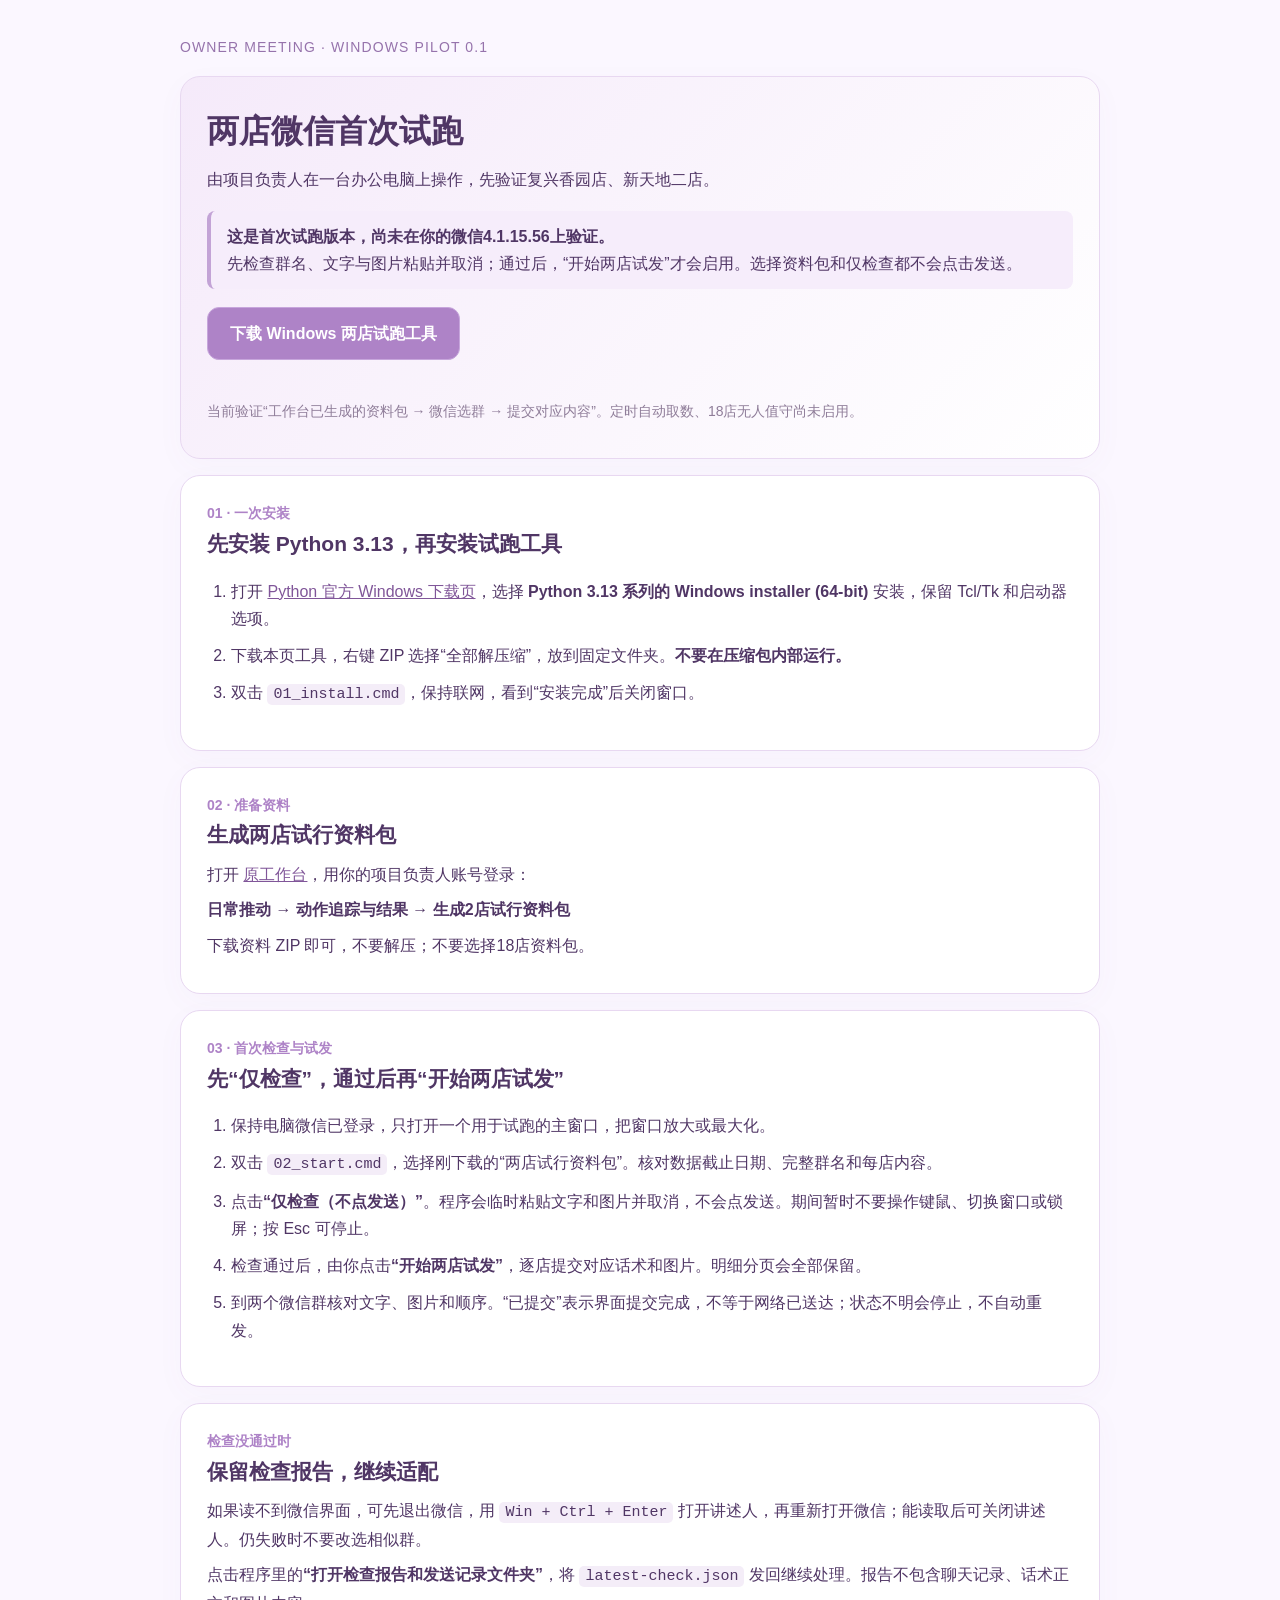
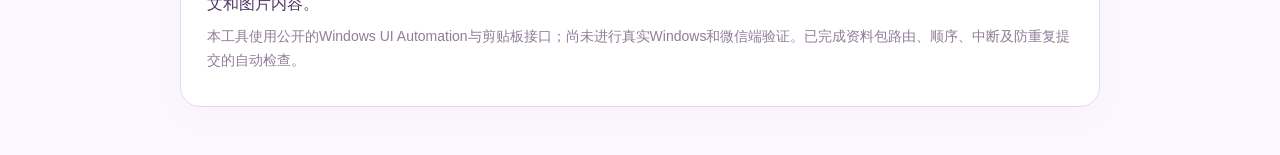
<file: wechat-runner/index.html>
<!doctype html>
<html lang="zh-CN">
<head>
<meta charset="utf-8"><meta name="viewport" content="width=device-width,initial-scale=1">
<title>两店微信首次试跑 · 安装与检查</title>
<style>
:root{font-family:"Microsoft YaHei","PingFang SC",sans-serif;color:#503665;background:#fbf7ff;line-height:1.7}body{margin:0;padding:36px 20px}main{max-width:920px;margin:auto}h1{font-size:32px;line-height:1.4;margin:6px 0 12px}h2{font-size:21px;margin:0 0 8px}p{margin:8px 0}.tag{color:#9673ac;font-size:14px;letter-spacing:.08em}.hero,.card{background:#fff;border:1px solid #e8d8f1;border-radius:20px;padding:26px;margin:16px 0;box-shadow:0 8px 30px #87679a08}.hero{background:linear-gradient(135deg,#f5eafa,#fff)}.note{background:#f6edfb;border-left:4px solid #c3a3d6;padding:12px 16px;border-radius:8px;margin:18px 0}button,.button{border:1px solid #c7a6dc;background:#ae83c7;color:white;border-radius:12px;padding:12px 22px;font:inherit;font-weight:600;cursor:pointer;text-decoration:none;display:inline-block}button:disabled{opacity:.6;cursor:wait}a{color:#805699}code{background:#f4edf8;padding:2px 6px;border-radius:5px;font-size:15px}.step{color:#ae83c7;font-weight:700;font-size:14px}.muted{color:#8f7d99;font-size:14px}ol{padding-left:24px}li{margin:10px 0}#status{min-height:24px;font-size:14px}@media(max-width:600px){body{padding:16px 12px}.hero,.card{padding:20px}h1{font-size:25px}}
</style>
</head>
<body><main>
<div class="tag">OWNER MEETING · WINDOWS PILOT 0.1</div>
<section class="hero"><h1>两店微信首次试跑</h1><p>由项目负责人在一台办公电脑上操作，先验证复兴香园店、新天地二店。</p>
<div class="note"><b>这是首次试跑版本，尚未在你的微信4.1.15.56上验证。</b><br>先检查群名、文字与图片粘贴并取消；通过后，“开始两店试发”才会启用。选择资料包和仅检查都不会点击发送。</div>
<button id="download" type="button">下载 Windows 两店试跑工具</button><p id="status" role="status" aria-live="polite"></p>
<p class="muted">当前验证“工作台已生成的资料包 → 微信选群 → 提交对应内容”。定时自动取数、18店无人值守尚未启用。</p></section>
<section class="card"><div class="step">01 · 一次安装</div><h2>先安装 Python 3.13，再安装试跑工具</h2>
<ol><li>打开 <a href="https://www.python.org/downloads/windows/" target="_blank" rel="noopener">Python 官方 Windows 下载页</a>，选择 <b>Python 3.13 系列的 Windows installer (64-bit)</b> 安装，保留 Tcl/Tk 和启动器选项。</li><li>下载本页工具，右键 ZIP 选择“全部解压缩”，放到固定文件夹。<b>不要在压缩包内部运行。</b></li><li>双击 <code>01_install.cmd</code>，保持联网，看到“安装完成”后关闭窗口。</li></ol></section>
<section class="card"><div class="step">02 · 准备资料</div><h2>生成两店试行资料包</h2><p>打开 <a href="../">原工作台</a>，用你的项目负责人账号登录：</p><p><b>日常推动 → 动作追踪与结果 → 生成2店试行资料包</b></p><p>下载资料 ZIP 即可，不要解压；不要选择18店资料包。</p></section>
<section class="card"><div class="step">03 · 首次检查与试发</div><h2>先“仅检查”，通过后再“开始两店试发”</h2>
<ol><li>保持电脑微信已登录，只打开一个用于试跑的主窗口，把窗口放大或最大化。</li><li>双击 <code>02_start.cmd</code>，选择刚下载的“两店试行资料包”。核对数据截止日期、完整群名和每店内容。</li><li>点击<b>“仅检查（不点发送）”</b>。程序会临时粘贴文字和图片并取消，不会点发送。期间暂时不要操作键鼠、切换窗口或锁屏；按 Esc 可停止。</li><li>检查通过后，由你点击<b>“开始两店试发”</b>，逐店提交对应话术和图片。明细分页会全部保留。</li><li>到两个微信群核对文字、图片和顺序。“已提交”表示界面提交完成，不等于网络已送达；状态不明会停止，不自动重发。</li></ol></section>
<section class="card"><div class="step">检查没通过时</div><h2>保留检查报告，继续适配</h2><p>如果读不到微信界面，可先退出微信，用 <code>Win + Ctrl + Enter</code> 打开讲述人，再重新打开微信；能读取后可关闭讲述人。仍失败时不要改选相似群。</p><p>点击程序里的<b>“打开检查报告和发送记录文件夹”</b>，将 <code>latest-check.json</code> 发回继续处理。报告不包含聊天记录、话术正文和图片内容。</p><p class="muted">本工具使用公开的Windows UI Automation与剪贴板接口；尚未进行真实Windows和微信端验证。已完成资料包路由、顺序、中断及防重复提交的自动检查。</p></section>
</main>
<script src="../operations/send-package.js?v=20261111-project-send-04"></script>
<script>
'use strict';
const files=['runner_core.py','windows_adapter.py','pilot_gui.py','requirements.txt','01_install.cmd','02_start.cmd','使用说明.txt'];
document.getElementById('download').addEventListener('click',async()=>{
 const button=document.getElementById('download'),status=document.getElementById('status');button.disabled=true;status.textContent='正在准备工具文件…';
 try{
  const results=await Promise.allSettled(files.map(async name=>{const response=await fetch(name+'?v=20261111-pilot01',{cache:'no-store'});if(!response.ok)throw Error(name+' 未能下载');let data=await response.text();if(name.endsWith('.cmd'))data=data.replace(/\r?\n/g,'\r\n');return{name,data};}));
  const failed=results.find(result=>result.status==='rejected');if(failed)throw failed.reason;
  const zip=await WBSendPackage.zip(results.map(result=>result.value)),url=URL.createObjectURL(zip),link=document.createElement('a');link.href=url;link.download='微信两店首次试跑工具_0.1.zip';link.click();setTimeout(()=>URL.revokeObjectURL(url),60000);status.textContent='工具已准备下载。先全部解压，再双击01_install.cmd。';
 }catch(error){status.textContent='下载未完成：'+error.message+'。请稍后刷新重试。';}finally{button.disabled=false;}
});
</script></body></html>
</file>
<file: project-plan.css>
.view-modes{display:flex;gap:6px;padding:6px;background:#ece7ee;border-radius:12px;width:fit-content;margin-bottom:18px}.view-modes button{border:0;background:transparent;padding:10px 23px;border-radius:8px;color:var(--muted);font:inherit;font-size:14px;font-weight:700;cursor:pointer}.view-modes button[aria-pressed="true"]{background:var(--white);color:var(--purple-dark);box-shadow:0 2px 6px #39254412}.view-modes button:focus-visible,summary:focus-visible{outline:3px solid #b49ac5;outline-offset:3px}.view-modes button:disabled{opacity:.5;cursor:not-allowed}.plan-title-line{display:flex;align-items:center;gap:16px;flex-wrap:wrap}.plan-title-line h1{margin-bottom:0}.plan-badge{font-size:12px;border:1px solid #d9c8ad;background:#faf5e9;color:#856b39;padding:5px 10px;border-radius:30px;white-space:nowrap}.plan-theme{font-size:22px;color:var(--purple);margin:14px 0 16px;letter-spacing:1px}.plan-hero{background:linear-gradient(120deg,#fffefa 50%,#f4edf5);padding:30px;border:1px solid var(--line);border-radius:16px}.plan-hero .meta-row{margin-bottom:0}.plan-goal{padding:24px 28px;border-left:4px solid var(--purple);background:var(--white);border-radius:0 12px 12px 0;margin:0 0 20px}.plan-overline{font-size:11px;letter-spacing:1px;font-weight:700;color:var(--gold)}.plan-goal p{line-height:1.9;margin:10px 0;color:#655c69}.plan-goal h3{margin:16px 0 4px;font-size:20px;color:var(--purple-dark)}.plan-goal .plan-main-goal{font-weight:650;color:var(--ink);font-size:16px}.plan-goal details{margin-top:14px;border-top:1px solid var(--line);padding-top:12px}.plan-goal summary,.plan-goal-card summary,.plan-templates summary,.plan-gift-details summary{cursor:pointer;color:var(--purple-dark);font-size:13px;font-weight:650}.plan-goal ul{padding-left:22px;color:var(--muted);line-height:1.9}.goal-labeled{margin-top:18px;border-top:1px solid var(--line);padding-top:4px}.goal-labeled h4{font-size:14px;line-height:1.6;color:var(--purple-dark);margin:14px 0 4px}.goal-labeled p{margin:4px 0 12px}.plan-goal-grid{display:grid;grid-template-columns:repeat(3,minmax(0,1fr));gap:16px;margin:22px 0}.plan-goal-card{background:var(--white);border:1px solid var(--line);border-radius:12px;padding:22px;min-width:0}.plan-goal-card h3{font-size:21px;margin:7px 0 12px}.plan-goal-card p{font-size:14px;line-height:1.8;color:var(--muted)}.plan-goal-card .plan-result{color:var(--ink);font-weight:600}.plan-goal-card details{padding-top:14px;border-top:1px solid var(--line);margin-top:16px}.plan-support{margin-top:20px}.plan-support h4{font-size:15px;line-height:1.6;color:var(--purple-dark);margin-bottom:10px}.plan-support dl,.plan-task dl{margin:0}.plan-support dl>div{margin:10px 0}.plan-support dt{color:#8b778f;font-size:11px;font-weight:700}.plan-support dd{margin:4px 0 0;font-size:13px;line-height:1.8;color:#625c66}.plan-note{background:#efeaf1;border-radius:8px;padding:13px 17px;font-size:12px;line-height:1.8;color:#706376;margin:18px 0}.plan-task-controls{display:flex;flex-wrap:wrap;align-items:center;gap:12px;margin:18px 0;font-size:12px;color:var(--muted)}.plan-role-buttons{display:flex;flex-wrap:wrap;gap:6px}#task-count{margin-left:auto}.plan-tasks{border:1px solid var(--line);border-radius:12px;overflow:hidden;background:var(--white)}.plan-task{display:grid;grid-template-columns:145px minmax(0,1fr) 85px;gap:22px;padding:22px;border-bottom:1px solid var(--line);align-items:start}.plan-task:last-child{border-bottom:0}.plan-task-date{font-size:14px;font-weight:700;color:var(--purple-dark)}.plan-task-date span{display:block;margin-top:8px;font-size:11px;color:var(--muted);font-weight:400}.plan-task h3{font-size:16px;margin:0 0 7px}.plan-task p{line-height:1.8;font-size:14px;margin:0 0 12px;color:#625c66}.plan-task dl{display:grid;gap:5px}.plan-task dl>div{display:grid;grid-template-columns:80px 1fr;gap:8px;font-size:12px;line-height:1.7}.plan-task dt{color:var(--muted)}.plan-task dd{margin:0}.plan-role{font-size:11px;border-radius:30px;padding:5px 9px;background:var(--purple-light);color:var(--purple);text-align:center}.plan-card-gallery{display:grid;grid-template-columns:repeat(3,minmax(0,1fr));gap:16px;margin:16px 0}.plan-card-gallery article{background:var(--white);border:1px solid var(--line);border-radius:12px;overflow:hidden;min-width:0}.plan-card-gallery img{width:100%;height:auto;aspect-ratio:3/2;object-fit:cover;display:block}.plan-card-gallery article>div{padding:18px}.plan-card-gallery h4{margin:0 0 8px;font-size:16px}.plan-card-gallery p{font-size:13px;line-height:1.8;color:var(--muted);margin:0 0 14px}.plan-templates{display:grid;grid-template-columns:repeat(2,minmax(0,1fr));gap:12px;margin:16px 0 24px;align-items:start}.plan-templates details,.plan-gift-details{background:var(--white);border:1px solid var(--line);border-radius:10px;padding:18px}.plan-templates p,.plan-gift-details p{font-size:13px;line-height:1.8;color:var(--muted)}.plan-templates pre{font-family:inherit;white-space:pre-wrap;overflow-wrap:anywhere;font-size:13px;line-height:1.9;color:#514957;background:#f6f2f7;padding:16px;border-radius:6px}.plan-table-wrap{border:1px solid var(--line);border-radius:10px;overflow:hidden;margin:16px 0 24px;background:var(--white)}.plan-table{width:100%;border-collapse:collapse;table-layout:fixed}.plan-table th,.plan-table td{text-align:left;padding:15px 16px;line-height:1.8;font-size:13px;white-space:normal;overflow-wrap:anywhere;vertical-align:top}.plan-table th{background:#eee6f1;font-weight:700;color:var(--purple-dark)}.plan-table tr+tr td{border-top:1px solid var(--line)}.plan-table tbody tr:nth-child(even){background:#fcfafc}.plan-section .block-title{margin-top:26px}.plan-section .cards{margin-top:22px}.plan-section .card-value{font-size:26px}.plan-gift-details .plan-table-wrap{margin-bottom:0}
@media(min-width:1500px){.plan-goal-grid{gap:22px}.plan-support dl>div{display:grid;grid-template-columns:60px 1fr;gap:8px}.plan-support dd{margin-top:0}}
@media(max-width:1120px){.plan-goal-grid{grid-template-columns:1fr}.plan-goal-card{padding:20px}.plan-goal-card h3{font-size:20px}.plan-card-gallery{grid-template-columns:repeat(3,minmax(0,1fr))}.plan-task{grid-template-columns:118px minmax(0,1fr) 72px;gap:15px}.plan-table th,.plan-table td{padding:12px 10px;font-size:12px}}
@media(max-width:760px){.view-modes{width:100%;margin-bottom:14px}.view-modes button{flex:1;padding:10px 12px}.plan-hero{padding:21px 18px}.plan-title-line h1{font-size:24px;line-height:1.45}.plan-badge{font-size:10px}.plan-theme{font-size:18px}.plan-goal{padding:17px 19px}.plan-goal .plan-main-goal{font-size:14px}.plan-task{grid-template-columns:1fr 70px;gap:10px;padding:18px}.plan-task-date{grid-column:1}.plan-task-date span{display:inline-block;margin:0 0 0 10px}.plan-task-main{grid-column:1/-1;grid-row:2}.plan-role{grid-column:2;grid-row:1}.plan-task dl>div{grid-template-columns:75px 1fr}.plan-card-gallery,.plan-templates{grid-template-columns:1fr}.plan-card-gallery article{display:grid;grid-template-columns:42% 1fr}.plan-card-gallery img{height:100%;object-fit:contain;background:#f7f1f2}.plan-card-gallery article>div{padding:14px}.plan-card-gallery h4{font-size:15px}.plan-table thead{display:none}.plan-table,.plan-table tbody,.plan-table tr,.plan-table td{display:block;width:100%}.plan-table tr{padding:12px 15px}.plan-table td{border:0!important;padding:5px 0;font-size:12px;display:grid;grid-template-columns:82px minmax(0,1fr);gap:10px}.plan-table td:before{content:attr(data-label);color:var(--muted);font-size:11px;font-weight:600}.plan-table tr+tr{border-top:1px solid var(--line)}.plan-task-controls{gap:8px}.plan-role-buttons .btn{padding:7px 12px}#task-count{width:100%;margin:0}}
@media print{.view-modes,.plan-task-controls,[data-copy-material],.plan-card-gallery .btn,[data-plan-mode]{display:none!important}.plan-hero{padding:18px}.plan-goal-grid{grid-template-columns:repeat(3,minmax(0,1fr))}.plan-task{break-inside:avoid}.plan-task[hidden]{display:grid!important}.plan-goal-card,.plan-templates details,.plan-card-gallery article{break-inside:avoid}.plan-section{break-before:auto}.plan-card-gallery{grid-template-columns:repeat(3,1fr)}.plan-templates{grid-template-columns:1fr}.plan-table-wrap{overflow:visible}.plan-table thead{display:table-header-group}.plan-table,.plan-table tbody,.plan-table tr,.plan-table th,.plan-table td{display:revert}.plan-table td:before{display:none}.plan-table tr{break-inside:avoid}.plan-table th,.plan-table td{font-size:10px;padding:8px}.plan-table{table-layout:fixed;width:100%}.plan-badge{border:1px solid #999}}

/* 11月方案首屏：项目背景 → 项目定位 → 总目标 */
.plan-structure-stack{display:grid;gap:18px}.plan-structure-block{margin:0}.plan-structure-block h3{margin-top:8px}.plan-prose{display:grid;gap:2px}.plan-prose p{margin:7px 0}.plan-key{color:var(--purple-dark);font-weight:750}.plan-thesis{margin-top:13px!important;padding:12px 16px;border-left:3px solid var(--gold);border-radius:0 8px 8px 0;background:#fbf5e8;color:#5f4b27!important;font-size:15px;font-weight:750}.plan-main-goal{padding:14px 16px;border-radius:9px;background:#f6f0f9}.plan-subtitle{display:flex;align-items:center;gap:8px;margin:28px 0 12px;color:var(--purple-dark);font-size:16px}.plan-subtitle>span{display:inline-grid;place-items:center;min-width:25px;height:25px;border-radius:50%;background:var(--purple);color:#fff;font-size:10px;letter-spacing:.5px}.plan-approach-list{display:grid;grid-template-columns:repeat(2,minmax(0,1fr));gap:11px}.plan-approach{display:grid;grid-template-columns:34px minmax(0,1fr);gap:11px;padding:15px;border:1px solid var(--line);border-left:3px solid var(--gold);border-radius:10px;background:#fff}.plan-approach>span{display:grid;place-items:center;width:30px;height:30px;border-radius:8px;background:#efe4f6;color:var(--purple-dark);font-size:11px;font-weight:800}.plan-approach h5{margin:2px 0 6px;color:var(--purple-dark);font-size:14px;line-height:1.55}.plan-approach p{margin:0;font-size:13px;line-height:1.75}.plan-problem-list{counter-reset:plan-problem;list-style:none;padding:0;margin:10px 0;display:grid;grid-template-columns:repeat(2,minmax(0,1fr));gap:11px}.plan-problem-list li{counter-increment:plan-problem;position:relative;padding:16px 16px 16px 49px;border:1px solid var(--line);border-radius:10px;background:#fff;color:#655c69;line-height:1.75}.plan-problem-list li:before{content:counter(plan-problem);position:absolute;left:15px;top:16px;width:23px;height:23px;border-radius:50%;display:grid;place-items:center;background:var(--purple-light);color:var(--purple-dark);font-size:11px;font-weight:800}.plan-problem-title{margin:0 0 10px;color:var(--ink);font-size:14px;line-height:1.6}.plan-problem-detail,.plan-problem-solve{font-size:12.5px!important;line-height:1.78!important}.plan-problem-detail span,.plan-problem-solve span{display:block;margin-bottom:3px;color:var(--gold);font-size:11px;font-weight:800;letter-spacing:.4px}.plan-problem-solve{margin:10px 0 0!important;padding:9px 11px;border-left:3px solid var(--purple);border-radius:0 7px 7px 0;background:#f5eff8;color:var(--purple-dark)!important;font-weight:650}.plan-outcomes{display:grid;grid-template-columns:repeat(3,minmax(0,1fr));gap:12px}.plan-outcomes article{border:1px solid #ddcfe5;border-top:3px solid var(--gold);border-radius:10px;padding:17px;background:linear-gradient(145deg,#fff,#faf6fc)}.plan-outcomes span{display:block;color:var(--purple-dark);font-size:14px;font-weight:800}.plan-outcomes p{margin:7px 0 0;font-size:13px;line-height:1.78}.plan-gift-details ul{margin:12px 0 0;padding-left:22px;color:var(--muted);line-height:1.9}
@media(max-width:760px){.plan-approach-list,.plan-problem-list,.plan-outcomes{grid-template-columns:1fr}.plan-approach{padding:13px}.plan-problem-list li{padding:14px 13px 14px 44px}.plan-problem-list li:before{left:12px;top:14px}.plan-subtitle{font-size:15px}.plan-thesis{font-size:14px}}
@media print{.plan-structure-block,.plan-approach,.plan-outcomes article,.plan-problem-list li{break-inside:avoid}.plan-key,.plan-problem-title,.plan-outcomes span{color:#4b245f!important}.plan-thesis,.plan-main-goal,.plan-problem-solve,.plan-outcomes article{print-color-adjust:exact;-webkit-print-color-adjust:exact}}

.plan-subgoal-section{margin-top:22px}.plan-subgoal-section>.block-title{margin-bottom:12px}.plan-support-rank{display:inline-block;vertical-align:middle;margin-right:7px;padding:2px 7px;border-radius:5px;background:#f0e5f6;color:var(--purple-dark);font-size:11px}.plan-foundations summary{font-size:12px;color:#85758f}.plan-foundation-list{list-style:none;padding:0;margin:8px 0 0;color:var(--muted);font-size:12px;line-height:1.8}.plan-foundation-list li{margin:0;padding:0}.plan-task-date .plan-task-date-label{font-weight:600;font-size:10px;color:#8a739a;letter-spacing:.5px;margin:0 0 7px}.plan-task-facts{row-gap:12px!important}.plan-task-facts dt{font-weight:700;color:var(--purple-dark)}.plan-task-facts dd{min-width:0}.plan-task-steps{counter-reset:task-step;list-style:none;padding:0;margin:0}.plan-task-steps li{counter-increment:task-step;position:relative;padding:0 0 0 25px;margin:0 0 5px;line-height:1.8}.plan-task-steps li:last-child{margin-bottom:0}.plan-task-steps li:before{content:counter(task-step);position:absolute;left:0;top:3px;display:grid;place-items:center;width:17px;height:17px;border-radius:50%;background:#efe5f5;color:var(--purple-dark);font-size:10px;font-weight:700}.plan-task-script-group{margin-top:17px;padding:13px 15px;border:1px solid #e7d9ed;border-radius:10px;background:#fdfaff}.plan-task-script-group>summary{font-size:12px;font-weight:700;color:var(--purple-dark);cursor:pointer}.plan-task-script-hint{margin:8px 0!important;color:#86738e!important;font-size:11px!important;line-height:1.7!important}.plan-task-script{margin-top:12px}.plan-task-script-head{display:flex;align-items:center;justify-content:space-between;gap:12px;margin-bottom:7px}.plan-task-script-head h5{font-size:12px;line-height:1.6;color:var(--ink);margin:0}.plan-task-script-head .btn{font-size:11px;padding:6px 10px;flex-shrink:0;color:var(--purple-dark);border-color:#d8c5e4;background:#fff}.plan-task-script pre{font-family:inherit;font-size:13px;line-height:1.85;white-space:pre-wrap;overflow-wrap:anywhere;margin:0;padding:13px 15px;border-left:3px solid #ba94d0;border-radius:0 7px 7px 0;background:#f3ebf8;color:#51415d;max-width:100%;min-width:0}.plan-task-script+.plan-task-script{margin-top:16px}
@media(max-width:760px){.plan-badge{white-space:normal;overflow-wrap:anywhere;max-width:100%;line-height:1.6}.plan-task-date .plan-task-date-label{display:block;margin:0 0 4px}.plan-task-facts>div{grid-template-columns:62px minmax(0,1fr)!important}.plan-task-script-group{padding:12px 10px}.plan-task-script pre{font-size:12px;padding:11px 12px}.plan-task-script-head{align-items:flex-start;gap:8px}.plan-task-script-head .btn{padding:6px 9px}.plan-task-script-hint{font-size:10px!important}.plan-task-steps li{padding-left:23px}}
@media print{[data-copy-task-script]{display:none!important}.plan-task-script-group{display:block}.plan-task-script pre{white-space:pre-wrap;font-size:10px}.plan-task{break-inside:auto}.plan-task-script,.plan-task-facts>div{break-inside:avoid}.plan-task-facts dt{color:#4b245f}}
</file>
<file: operations/november-plan.css>
/* Scoped styles for the November planning view. */
.november-plan{--np-ink:#3d3453;--np-muted:#756b88;--np-purple:#8658e8;--np-line:#e8defa;--np-tint:#f8f4ff;color:var(--np-ink)}
.november-plan p{overflow-wrap:anywhere}
.november-plan .np-hero-note{font-size:13px;line-height:1.9;color:#9985ad;margin:17px 0 0}
.november-plan .np-section{scroll-margin-top:24px}
.november-plan .np-total-goal{border:1px solid #d9c9fa;background:linear-gradient(125deg,#f6efff,#fff 84%);border-radius:20px;padding:28px 30px;margin:20px 0 18px;box-shadow:0 10px 30px #794fc409}
.november-plan .np-overline{font-size:12px;font-weight:800;letter-spacing:.08em;color:#8254cc}
.november-plan .np-total-goal h3{font-size:25px;line-height:1.45;margin:9px 0 20px;color:#50377b}
.november-plan .np-goal-flow{display:grid;gap:13px}
.november-plan .np-goal-flow p{font-size:16px;line-height:1.95;margin:0;display:grid;grid-template-columns:77px minmax(0,1fr);gap:12px}
.november-plan .np-goal-flow strong{color:#7c50c6;white-space:nowrap;font-size:14px;padding-top:2px}
.november-plan .np-goal-support{font-size:14px;line-height:1.9;margin:22px 0 0;padding:16px 0 0;border-top:1px solid #e3d7f6;color:#6e6081}
.november-plan .np-subgoals{display:grid;grid-template-columns:repeat(3,minmax(0,1fr));gap:14px;margin:18px 0}
.november-plan .np-subgoals article{border:1px solid var(--np-line);border-radius:15px;padding:21px;background:#fff}
.november-plan .np-subgoals h3{font-size:18px;margin:9px 0 10px;color:#503c74}
.november-plan .np-subgoals p{font-size:14px;line-height:1.8;margin:0}
.november-plan .np-subgoals .np-evidence{margin-top:16px;padding-top:13px;border-top:1px solid #eee7f7;color:var(--np-muted);font-size:13px}
.november-plan .np-evidence strong{display:block;font-size:12px;color:#8763b9;margin-bottom:5px}
.november-plan .np-metrics{display:grid;grid-template-columns:repeat(5,minmax(0,1fr));gap:10px;margin:20px 0 12px}
.november-plan .np-metrics article{border-radius:14px;background:#f8f4ff;border:1px solid #ebe2fb;padding:17px 15px}
.november-plan .np-metrics span{font-size:12px;font-weight:700;color:#7b6c93}
.november-plan .np-metrics strong{display:block;color:#8956de;font-size:28px;line-height:1.4;margin:8px 0}
.november-plan .np-metrics p{font-size:12px;line-height:1.75;margin:0;color:#786b8c}
.november-plan .np-note{padding:13px 16px;border-radius:11px;background:#fbf9ff;border-left:3px solid #b38aee;font-size:13px;line-height:1.8;color:#756585;margin:15px 0 20px}
.november-plan .np-support{border:1px solid var(--np-line);border-radius:13px;background:white;margin:18px 0}
.november-plan .np-support>summary{cursor:pointer;padding:17px 20px;font-size:14px;font-weight:750;color:#755397}
.november-plan .np-support[open]>summary{border-bottom:1px solid var(--np-line)}
.november-plan .np-support-body{padding:6px 23px 20px}
.november-plan .np-support-body h3{font-size:16px;margin:20px 0 8px;color:#5f457e}
.november-plan .np-support-body p,.november-plan .np-support-body li{font-size:14px;line-height:1.9}
.november-plan .np-support-body ul{padding-left:20px;margin:8px 0}
.november-plan .np-support-body li+li{margin-top:7px}
.november-plan .np-goal-detail{margin:12px 0}
.november-plan .np-goal-detail>summary{line-height:1.7}
.november-plan .np-goal-explanation{padding:0 0 15px}
.november-plan .np-goal-explanation+.np-goal-explanation{border-top:1px solid var(--np-line)}
.november-plan .np-goal-explanation:last-child{padding-bottom:0}
.november-plan .np-goal-explanation p{margin:10px 0}
.november-plan .np-goal-explanation .np-goal-result{background:var(--np-tint);border-radius:10px;padding:13px 16px;color:#65517e}
.november-plan .np-goal-result strong{display:block;font-size:12px;color:#8254cc;margin-bottom:4px}
.november-plan .np-target-summary strong{color:var(--np-purple)}
.november-plan .np-target-regions{display:grid;grid-template-columns:repeat(3,minmax(0,1fr));gap:16px;margin:18px 0}
.november-plan .np-target-region{min-width:0;border:1px solid var(--np-line);border-radius:13px;background:#fff;padding:17px}
.november-plan .np-target-region header{display:flex;align-items:center;justify-content:space-between;gap:12px;margin-bottom:12px}
.november-plan .np-target-region h3{margin:0;font-size:16px}
.november-plan .np-target-region header>strong{font-size:25px;color:var(--np-purple);white-space:nowrap}
.november-plan .np-target-region header small{font-size:12px;margin-left:4px}
.november-plan .np-target-table{width:100%;min-width:0;border-collapse:collapse;font-size:13px;table-layout:fixed}
.november-plan .np-target-table caption{position:absolute;width:1px;height:1px;overflow:hidden;clip-path:inset(50%)}
.november-plan .np-target-table th,.november-plan .np-target-table td{padding:10px 0;border-bottom:1px solid #eee7f7;line-height:1.6;text-align:left;overflow-wrap:anywhere;background:transparent}
.november-plan .np-target-table th:first-child{width:72%}
.november-plan .np-target-table th:last-child,.november-plan .np-target-table td{text-align:right}
.november-plan .np-target-table thead th{color:var(--np-muted);font-size:12px;font-weight:600}
.november-plan .np-target-table tbody th{font-weight:400}
.november-plan .np-target-table td{font-weight:700;color:#72529d}
.november-plan .np-target-table tbody tr:last-child>*{border-bottom:0}
@media(max-width:1100px){.november-plan .np-target-regions{grid-template-columns:repeat(2,minmax(0,1fr))}}
@media(max-width:760px){.november-plan .np-target-regions{grid-template-columns:1fr}.november-plan .np-target-breakdown .np-support-body{padding:6px 15px 16px}}
.november-plan .np-strategy-map{display:grid;grid-template-columns:repeat(4,minmax(0,1fr));gap:12px;margin:20px 0}
.november-plan .np-strategy-map a{border:1px solid #dfd1f9;border-radius:14px;text-decoration:none;background:linear-gradient(145deg,#fff,#f8f3ff);padding:18px;display:grid;gap:8px;color:inherit;transition:background .15s,box-shadow .15s}
.november-plan .np-strategy-map a:hover{background:#f4edff;box-shadow:0 5px 16px #9676c91a}
.november-plan .np-strategy-map a:focus-visible,.november-plan summary:focus-visible{outline:3px solid #aa84ed;outline-offset:4px}
.november-plan .np-strategy-map span{font-size:11px;letter-spacing:.05em;color:#9772c4;font-weight:800}
.november-plan .np-strategy-map strong{font-size:16px;color:#68448f;line-height:1.5}
.november-plan .np-strategy-map small{font-size:12px;color:#83738f;line-height:1.65}
.november-plan .np-strategy{border:1px solid #dfd3f3;border-radius:17px;margin:14px 0;background:#fff;overflow:hidden;scroll-margin-top:24px}
.november-plan .np-strategy>summary{display:flex;align-items:center;gap:16px;cursor:pointer;padding:22px 24px;list-style:none;background:linear-gradient(110deg,#f5efff,#fff);min-height:91px}
.november-plan .np-strategy>summary::-webkit-details-marker{display:none}
.november-plan .np-strategy-number{display:grid;place-items:center;flex:0 0 44px;height:44px;border-radius:13px;background:#9163e7;color:white;font-size:20px;font-weight:800}
.november-plan .np-strategy-heading{display:grid;gap:6px;flex:1;min-width:0}
.november-plan .np-strategy-heading strong{font-size:20px;color:#5b3e84;line-height:1.4}
.november-plan .np-strategy-heading>span{font-size:13px;color:#877496}
.november-plan .np-count{font-size:12px;color:#9573ba;padding:6px 10px;border:1px solid #e3d5f5;border-radius:20px;white-space:nowrap}
.november-plan .np-expand{font-size:24px;color:#a17dc9;font-weight:400}
.november-plan .np-strategy[open] .np-expand{transform:rotate(45deg)}
.november-plan .np-strategy-content{padding:0 24px 22px}
.november-plan .np-strategy-why{background:#f8f4ff;padding:19px 21px;border:1px solid #e9dff8;border-radius:12px;margin:4px 0 14px}
.november-plan .np-strategy-why>span{font-size:12px;font-weight:800;color:#966bc4}
.november-plan .np-strategy-why p{font-size:15px;line-height:1.9;margin:8px 0 0}
.november-plan .np-strategy-context{margin:15px 0 20px;padding:0 3px}
.november-plan .np-strategy-context p{font-size:13px;line-height:1.8;color:#746580;margin:8px 0}
.november-plan .np-strategy-context strong{display:block;color:#654879;font-size:12px;margin-bottom:3px}
.november-plan .np-action-list{display:grid;gap:13px}
.november-plan .np-action{border:1px solid #e9e0f5;border-radius:12px;display:grid;grid-template-columns:minmax(0,1.1fr) minmax(0,1fr);overflow:hidden;scroll-margin-top:20px}
.november-plan .np-action-main{padding:21px 21px 18px}
.november-plan .np-action-id{display:inline-block;color:#9366be;font-weight:800;font-size:11px;letter-spacing:.04em;margin:0 0 8px}
.november-plan .np-action h4{font-size:16px;line-height:1.55;margin:0 0 10px;color:#544066}
.november-plan .np-action p{font-size:13px;line-height:1.85;margin:0}
.november-plan .np-action .np-business{margin-top:15px;color:#887097;font-size:12px;padding-top:12px;border-top:1px solid #efe7f7}
.november-plan .np-business strong,.november-plan .np-fact strong,.november-plan .np-trigger strong{display:block;font-size:11px;margin-bottom:3px}
.november-plan .np-action .np-fact{font-size:12px;margin-top:13px;color:#5d8072;background:#f1f8f4;border-radius:8px;padding:10px 12px}
.november-plan .np-action .np-trigger{font-size:12px;margin-top:13px;color:#8d7852;background:#fdf8ed;border-radius:8px;padding:10px 12px}
.november-plan .np-action-meta{margin:0;background:#fcfaff;border-left:1px solid #ebe2f5;padding:18px 21px;display:grid;gap:14px;align-content:start}
.november-plan .np-action-meta>div+div{padding-top:12px;border-top:1px solid #eee6f7}
.november-plan .np-action-meta dt{font-size:11px;font-weight:800;color:#9368b7;margin-bottom:5px}
.november-plan .np-action-meta dd{font-size:13px;line-height:1.8;margin:0;color:#63536e}
.november-plan .np-action-meta dd>span{display:block;color:#87768e;font-size:12px;margin-top:4px}
.november-plan .np-action-meta small{display:block;color:#a18aaf;font-size:11px;line-height:1.7;margin-top:5px}
.november-plan .np-cadence{border:1px solid var(--np-line);border-radius:15px;background:#fff;overflow:hidden;margin:20px 0}
.november-plan .np-cadence article{display:grid;grid-template-columns:185px minmax(0,1fr);gap:24px;padding:21px 24px}
.november-plan .np-cadence article+article{border-top:1px solid #eee6f6}
.november-plan .np-cadence article>div:first-child{display:grid;gap:9px;align-content:start}
.november-plan .np-cadence strong{font-size:14px;line-height:1.7;color:#7d53ab}
.november-plan .np-cadence span{font-size:11px;color:#9a81b3;line-height:1.4}
.november-plan .np-cadence h3{font-size:15px;margin:0 0 7px;color:#5a456e}
.november-plan .np-cadence p{font-size:13px;line-height:1.9;margin:0;color:#7a6a88}
.november-plan .np-role-list{padding:4px 23px 13px}
.november-plan .np-role-list article{display:grid;grid-template-columns:100px minmax(0,1fr) minmax(0,.85fr);gap:20px;padding:17px 0}
.november-plan .np-role-list article+article{border-top:1px solid #eee7f8}
.november-plan .np-role-list h3{font-size:14px;margin:0;color:#775499;line-height:1.9}
.november-plan .np-role-list p{font-size:13px;line-height:1.9;margin:0;color:#796985}
.november-plan .np-role-list strong{display:block;font-size:11px;color:#9a7db4;margin-bottom:3px}
.november-plan .np-handoff{display:grid;grid-template-columns:repeat(4,minmax(0,1fr));gap:13px;margin:20px 0}
.november-plan .np-handoff article{background:#fff;border:1px solid var(--np-line);border-radius:13px;padding:20px}
.november-plan .np-handoff article>span{font-size:24px;color:#b497df;font-weight:800}
.november-plan .np-handoff h3{font-size:16px;color:#72508f;margin:10px 0}
.november-plan .np-handoff p{font-size:13px;line-height:1.9;color:#82718f;margin:0}
.november-plan .np-bottom-note{display:flex;align-items:center;gap:25px;background:#f7f1ff;border-radius:13px;padding:20px 23px;margin:18px 0}
.november-plan .np-bottom-note>div:first-child{flex:1}
.november-plan .np-bottom-note strong{font-size:13px;color:#8660ab}
.november-plan .np-bottom-note p{font-size:13px;line-height:1.9;color:#88729b;margin:6px 0 0}
.november-plan .np-buttons{display:flex;gap:8px;flex-wrap:wrap}
.november-plan .np-buttons button{white-space:nowrap}
@media(max-width:1100px){.november-plan .np-metrics{grid-template-columns:repeat(3,minmax(0,1fr))}.november-plan .np-strategy-map{grid-template-columns:repeat(2,minmax(0,1fr))}.november-plan .np-handoff{grid-template-columns:repeat(2,minmax(0,1fr))}.november-plan .np-bottom-note{align-items:flex-start;flex-direction:column}}
@media(max-width:760px){.november-plan .np-total-goal{padding:22px 20px}.november-plan .np-total-goal h3{font-size:21px}.november-plan .np-goal-flow p{font-size:14px;grid-template-columns:65px minmax(0,1fr);gap:9px}.november-plan .np-goal-flow strong{font-size:12px}.november-plan .np-subgoals{grid-template-columns:1fr}.november-plan .np-subgoals article{padding:18px}.november-plan .np-metrics{grid-template-columns:repeat(2,minmax(0,1fr))}.november-plan .np-action{grid-template-columns:1fr}.november-plan .np-action-meta{border-left:0;border-top:1px solid #ebe2f5}.november-plan .np-strategy-content{padding:0 14px 15px}.november-plan .np-strategy>summary{padding:17px 16px;gap:11px;min-height:80px}.november-plan .np-strategy-number{flex-basis:36px;height:36px;font-size:17px;border-radius:10px}.november-plan .np-strategy-heading strong{font-size:17px}.november-plan .np-count{font-size:10px;padding:5px 7px}.november-plan .np-expand{font-size:20px}.november-plan .np-cadence article{grid-template-columns:1fr;gap:10px;padding:18px}.november-plan .np-cadence article>div:first-child{display:flex;align-items:center;gap:12px}.november-plan .np-role-list article{grid-template-columns:1fr;gap:7px}.november-plan .np-role-list article>p:last-child{padding-left:12px;border-left:2px solid #e6d7f7}.november-plan .np-strategy-why{padding:16px}.november-plan .np-strategy-why p{font-size:14px}}
@media(max-width:420px){.november-plan .np-strategy-map{gap:8px}.november-plan .np-strategy-map a{padding:14px}.november-plan .np-strategy-map strong{font-size:14px}.november-plan .np-strategy-heading strong{font-size:16px}.november-plan .np-strategy-heading>span{font-size:11px}.november-plan .np-count{display:none}.november-plan .np-handoff{grid-template-columns:1fr}.november-plan .np-total-goal{padding:20px 17px}.november-plan .np-goal-flow p{display:block}.november-plan .np-goal-flow strong{display:block;margin-bottom:2px}.november-plan .np-metrics strong{font-size:25px}}
@media print{.november-plan details>*{display:block!important}.november-plan .np-strategy>summary{display:flex!important}.november-plan .np-strategy{overflow:visible;break-inside:auto}.november-plan .np-action{break-inside:avoid}.november-plan .np-buttons,.november-plan .np-expand{display:none!important}.november-plan .np-strategy-map a{color:#563d75}.november-plan .np-total-goal{box-shadow:none}.november-plan .np-section{break-inside:auto}}
</file>
<file: operations/november-schedule.css>
/* Monthly schedule: compact on desktop, labeled action cards on small screens. */
.ns-master{border:1px solid #e4d7fb;border-radius:18px;background:#fff;margin:22px 0;padding:24px;color:#443953}
.ns-heading{display:flex;justify-content:space-between;gap:20px;align-items:flex-start}
.ns-eyebrow{font-size:11px;font-weight:800;letter-spacing:.1em;color:#9664d9}
.ns-heading h3{font-size:21px;margin:8px 0;color:#684197}
.ns-heading p{font-size:14px;line-height:1.85;margin:5px 0;color:#766887}
.ns-count{flex-shrink:0;font-size:12px;font-weight:700;border-radius:30px;background:#f6efff;color:#8657c5;padding:9px 13px}
.ns-dependency{display:grid;grid-template-columns:80px 1fr;gap:12px;border-left:3px solid #b38ae9;background:#fcf9ff;padding:13px 16px;margin:18px 0;font-size:13px;line-height:1.8;border-radius:8px}
.ns-dependency strong{color:#8a5eb9}
.ns-dependency p{margin:0}
.ns-pending h4{font-size:15px;margin:21px 0 12px;color:#6e4d91}
.ns-pending-grid{display:grid;grid-template-columns:repeat(4,minmax(0,1fr));gap:10px}
.ns-pending-grid article{border:1px solid #eadff8;background:linear-gradient(135deg,#fbf7ff,#fff);border-radius:12px;padding:15px;min-width:0}
.ns-pending-grid span{display:block;color:#9a78b5;font-size:11px;margin-bottom:8px}
.ns-pending-grid a{display:block;color:#8550c9;font-size:15px;font-weight:750;line-height:1.55;text-decoration:none}
.ns-pending-grid a:hover{text-decoration:underline}
.ns-pending-grid p{margin:10px 0 7px;font-size:12px;line-height:1.8;color:#6c607a}
.ns-pending-grid small{display:block;font-size:12px;line-height:1.8;color:#887793}
.ns-caption,.ns-state-note{font-size:12px;line-height:1.8;color:#8b7b98;margin:12px 0}
.ns-full{margin-top:20px;border:1px solid #e7dcf7;border-radius:12px;overflow:hidden}
.ns-full>summary,.ns-handover>summary{cursor:pointer;font-size:14px;font-weight:750;color:#7b4da8;line-height:1.7;padding:15px 17px;background:#fbf8ff}
.ns-full>summary small{font-weight:400;font-size:12px;color:#9987ab;margin-left:13px}
.ns-full[open]>summary{border-bottom:1px solid #eadff7}
.ns-controls{display:flex;align-items:end;gap:15px;flex-wrap:wrap;padding:16px 16px 0}
.ns-controls label{font-size:12px;font-weight:600;color:#8a729d}
.ns-controls select{display:block;font:inherit;font-size:13px;color:#73518d;background:#fff;border:1px solid #dfd2ed;border-radius:8px;padding:8px 25px 8px 10px;margin-top:5px;max-width:100%}
.ns-controls .ns-caption{margin:0 0 8px auto}
.ns-state-note{margin:11px 16px 15px}
.ns-table{width:100%;table-layout:fixed;border-collapse:collapse;text-align:left;font-size:12px;line-height:1.85}
.ns-table thead th{font-size:12px;color:#77558d;font-weight:750;background:#f6efff;padding:12px 10px;border:1px solid #e9def5}
.ns-table td,.ns-table tbody th{vertical-align:top;padding:13px 10px;border:1px solid #eee6f7;font-weight:400;overflow-wrap:anywhere}
.ns-table th:nth-child(1){width:12%}.ns-table th:nth-child(2){width:16%}.ns-table th:nth-child(3){width:14%}.ns-table th:nth-child(4){width:14%}.ns-table th:nth-child(5){width:14%}.ns-table th:nth-child(6){width:15%}.ns-table th:nth-child(7){width:15%}
.ns-table tbody tr:nth-child(even){background:#fdfbff}
.ns-table .ns-pending-row{background:#fcf8ff}
.ns-table a{font-weight:700;color:#8250be;text-decoration:none;line-height:1.8}
.ns-table a:hover{text-decoration:underline}
.ns-table a span{font-size:11px;font-weight:400;display:block;color:#a18ab7;margin-bottom:5px}
.ns-table small{display:block;color:#94809f;font-size:11px;line-height:1.8;margin-top:6px}
.ns-cell-detail{font-size:12px}
.ns-cell-detail summary{cursor:pointer;color:#9271ad;font-size:11px}
.ns-cell-detail p{margin:8px 0;line-height:1.8}
.ns-cell-detail p b{color:#86619f}
.ns-status{font-size:12px;color:#7c698e}
.ns-empty{text-align:center;color:#9989a7;padding:25px!important}
.ns-handover{margin-top:15px;border-radius:12px;border:1px solid #e8dff4;overflow:hidden}
.ns-handover ol{font-size:13px;color:#756480;line-height:1.9;padding:0 24px 0 40px;margin:17px 0}
.ns-handover li+li{margin-top:9px}
.ns-handover b{color:#785494}
.ns-links{display:flex;gap:9px;flex-wrap:wrap;padding:0 20px 19px}
.ns-links .btn{font-size:12px}
.ns-sr{position:absolute;width:1px;height:1px;margin:-1px;overflow:hidden;clip:rect(0,0,0,0);white-space:nowrap;border:0;padding:0}
@media(max-width:1100px){.ns-master{padding:18px}.ns-pending-grid{grid-template-columns:repeat(2,minmax(0,1fr))}.ns-table{font-size:11px}.ns-table td,.ns-table tbody th{padding:11px 8px}}
@media(max-width:760px){.ns-master{padding:16px;border-radius:13px}.ns-heading{display:block}.ns-count{display:inline-block;margin-top:10px}.ns-dependency{display:block}.ns-dependency strong{display:block;margin-bottom:5px}.ns-table thead{display:none}.ns-table,.ns-table tbody,.ns-table tr,.ns-table td,.ns-table tbody th{display:block;width:auto!important}.ns-table tbody tr{margin:12px;border:1px solid #e8dbf6;border-radius:11px;overflow:hidden}.ns-table td,.ns-table tbody th{display:grid;grid-template-columns:95px minmax(0,1fr);gap:9px;border:0;border-bottom:1px solid #f1eaf8;padding:10px 12px;font-size:12px}.ns-table td:before,.ns-table tbody th:before{content:attr(data-label);color:#9b7fb0;font-size:11px;font-weight:600}.ns-table td>small,.ns-table td>details{grid-column:2}.ns-table td:last-child{border-bottom:0}.ns-table tbody th{background:#fbf6ff}.ns-table .ns-empty{display:block}.ns-full>summary small{display:block;margin:5px 0 0 15px}.ns-controls{gap:10px}.ns-controls .ns-caption{width:100%;margin:0}.ns-handover ol{padding-left:32px;padding-right:17px}}
@media(max-width:440px){.ns-pending-grid{grid-template-columns:1fr}.ns-controls label{width:100%}.ns-controls select{width:100%}.ns-table td,.ns-table tbody th{grid-template-columns:80px minmax(0,1fr)}}
</file>
<file: operations/styles.css>
.view-modes{flex-wrap:wrap}.view-modes button{white-space:nowrap}.ops-connection{display:flex;justify-content:space-between;gap:12px;align-items:center;background:#f0ebf3;border:1px solid #ded1e5;border-radius:10px;padding:12px 15px;font-size:11px;margin:0 0 23px}.ops-connection>div{display:flex;gap:7px}.ops-dot{display:inline-block;width:7px;height:7px;border-radius:50%;background:#b88e4a;margin-right:7px}.ops-dot.online{background:#548465}.ops-notice{padding:15px 18px;border:1px solid #dcd2e2;background:#f1edf4;border-radius:9px;font-size:12px;line-height:1.9;margin:15px 0}.ops-notice.warning{background:#fff4e9;border-color:#ecd0b0;color:#805523}.ops-date-line{display:flex;justify-content:space-between;gap:13px;font-size:11px;color:var(--muted);margin:15px 0}.ops-columns{display:grid;grid-template-columns:1.2fr 1fr;gap:16px}.ops-panel{background:var(--white);border:1px solid var(--line);padding:20px;border-radius:12px;min-width:0}.ops-panel h3{font-size:15px;margin:0 0 12px}.ops-panel p,.ops-panel li{font-size:12px;line-height:1.9}.ops-panel ul{padding-left:19px;margin:0}.ops-panel li{margin:0 0 7px}.ops-muted{font-size:10px!important;color:var(--muted);line-height:1.8}.ops-field,.ops-form label,.ops-login label,.ops-dialog label{display:flex;flex-direction:column;gap:7px;font-size:12px}.ops-form{display:grid;grid-template-columns:repeat(3,minmax(0,1fr));gap:15px;align-items:end}.ops-form .wide{grid-column:1/-1}.ops-form input,.ops-form select,.ops-form textarea,.ops-login input,.ops-dialog input,.ops-dialog textarea,.ops-field textarea{width:100%;min-width:0;padding:10px;border:1px solid #d9cddd;border-radius:7px;background:#fff;font:inherit;color:var(--ink)}.ops-form textarea,.ops-field textarea{min-height:85px;resize:vertical}.ops-message{display:block;width:100%;min-height:470px;resize:vertical;padding:18px;background:#fbfaf8;border:1px solid var(--line);border-radius:8px;font:12px/1.95 'Microsoft YaHei',sans-serif;color:var(--ink);white-space:pre-wrap}.ops-actions{display:flex;gap:8px;flex-wrap:wrap;margin:13px 0}.ops-task,.ops-expense{padding:15px 0;border-top:1px solid var(--line)}.ops-task>div,.ops-expense>div:first-child{display:flex;justify-content:space-between;gap:12px}.ops-task span,.ops-expense span{font-size:10px;color:var(--muted)}.ops-task b,.ops-expense b{font-size:13px}.ops-store-grid{display:grid;grid-template-columns:repeat(3,minmax(0,1fr));gap:13px;margin:20px 0}.ops-store-card{display:flex;flex-direction:column;gap:8px;padding:20px;text-align:left;background:#fff;border:1px solid var(--line);border-radius:11px;color:var(--ink);font:inherit;cursor:pointer}.ops-store-card span{font-size:11px;color:var(--muted)}.ops-store-card:hover{border-color:var(--purple)}.ops-ledger-grid{display:grid;grid-template-columns:repeat(3,minmax(0,1fr));gap:15px}.ops-ledger-grid>div{display:flex;flex-direction:column;gap:6px;padding:12px;background:#f6f2f7;border-radius:7px}.ops-ledger-grid span{font-size:11px;color:var(--muted)}.ops-ledger-grid b{font-size:19px;color:var(--purple-dark)}.ops-history{display:flex;justify-content:space-between;gap:12px;padding:13px 0;border-top:1px solid var(--line);font-size:11px}.ops-history span{color:var(--muted)}.ops-login{display:grid;gap:15px;max-width:400px}.ops-dialog{border:1px solid var(--line);border-radius:13px;background:var(--paper);color:var(--ink);padding:23px;width:min(720px,94vw);max-height:90vh;overflow:auto}.ops-dialog::backdrop{background:#21152b80}.ops-dialog-close{display:block;margin:0 0 15px auto}.ops-dialog h2{font-size:19px;margin:0 0 17px}.ops-dialog form>button{margin-top:12px}.ops-section .section-head h2{font-size:21px}#ops-ledger-text{font-size:12px;line-height:1.9;background:#f9f6fa;padding:17px;border-radius:8px;margin:15px 0}button:disabled{opacity:.5;cursor:not-allowed}
@media(max-width:1000px){.ops-form{grid-template-columns:repeat(2,minmax(0,1fr))}.ops-store-grid{grid-template-columns:repeat(2,minmax(0,1fr))}}
@media(max-width:760px){.ops-connection{align-items:flex-start;flex-direction:column}.ops-columns{grid-template-columns:1fr}.ops-panel{padding:15px}.ops-form{grid-template-columns:1fr}.ops-form .wide{grid-column:auto}.ops-store-grid{grid-template-columns:1fr}.ops-ledger-grid{grid-template-columns:repeat(2,minmax(0,1fr))}.ops-task>div,.ops-expense>div:first-child,.ops-history,.ops-date-line{flex-direction:column}.ops-task span,.ops-expense span{display:block}.ops-message{font-size:12px}.ops-dialog{padding:17px}.view-modes{gap:3px}.view-modes button{font-size:11px!important;padding:8px!important}}
@media print{.ops-connection,.ops-actions,.ops-dialog,form,.view-modes{display:none!important}.ops-panel{border:0;padding:0}.ops-columns{display:block}.ops-message{border:0;min-height:0}#ops-ledger-text{background:#fff}}

.ops-paste-zone{border:1px dashed #b9a3cc;border-radius:10px;padding:16px;margin-top:10px;background:#f7f3fa;color:#5a426b;cursor:text}.ops-paste-zone:focus{outline:2px solid #9872b2;outline-offset:2px}.ops-paste-zone span{display:block;font-size:12px;margin-top:6px;color:#776b80}[data-proof-preview]{display:flex;gap:12px;align-items:flex-start;flex-direction:column;margin-top:10px}[data-proof-preview] img{max-width:100%;max-height:240px;border-radius:8px;object-fit:contain}.ops-proof-field>label{display:flex;flex-direction:column;gap:8px}

/* Bright warm violet theme and readable workbench navigation. */
:root{--paper:#fffaff;--white:#ffffff;--ink:#35243f;--muted:#796782;--purple:#9634d6;--purple-dark:#7d24b6;--purple-light:#f7e9ff;--gold:#a8764e;--line:#edddf4;--shadow:0 7px 25px #a23be00b}
.sidebar{background:linear-gradient(165deg,#fff8fd 0%,#f9edff 100%);border-right-color:#ead5f4}
.brand-title{color:#7d24b6}.brand-sub,.nav-label{color:#9773a6}.nav-label{font-size:12px;letter-spacing:.06em}
.nav a{font-size:16px;line-height:1.55;padding:12px 10px;gap:10px;color:#775486;border-radius:10px}.nav-no{font-size:12px;min-width:18px}.nav a:hover{background:#f2dfff;color:#7d24b6}.nav a.active{background:linear-gradient(110deg,#9b35de,#b248dd);color:#fff;box-shadow:0 5px 16px #a535df24}.nav a.active .nav-no{color:#f7dfff}
.archive-panel{border-color:#ead5f4}.archive-title{font-size:14px}.archive-fields label{font-size:12px}.archive-fields select{font-size:14px;background:#fff;border-color:#e0c1ed;min-height:39px}
.view-modes{background:#f3e2fc;border:1px solid #ecd4f8}.view-modes button{font-size:15px;color:#8a629b}.view-modes button[aria-pressed="true"]{background:#a035dc;color:#fff;box-shadow:0 4px 12px #9f32d92b}.view-modes button:hover:not([aria-pressed="true"]){background:#fbf2ff;color:#842ab7}
.plan-hero{background:linear-gradient(115deg,#fff 30%,#fbeeff 100%);border-color:#ead5f4}.plan-theme{color:#9634d6}.plan-note,.ops-connection{background:#faf0ff;border-color:#ecd5f8}.scope-panel{background:#fff;border-color:#ead5f4}.scope-badge,.plan-role{background:#f5e3ff;color:#8524bd}
.btn.primary{background:#9634d6;border-color:#9634d6;color:#fff}.btn:not(.primary){border-color:#e5ccef;color:#805094;background:#fff}.btn:hover{border-color:#b75be2}.kpi{border-color:#ecd8f5}.kpi-value{color:#8b2dc5}.section-head{border-color:#ecd5f6}.bar-fill{background:linear-gradient(90deg,#c97aed,#9c35d8)}
.ops-paste-zone{background:#fcf2ff;border-color:#c47ce6;color:#8434b0}.ops-ledger-grid>div,#ops-ledger-text{background:#fcf3ff}.ops-message{background:#fffcff}
@media(max-width:760px){.sidebar{background:#fff7fdf5}.nav a{font-size:13px;padding:8px 10px}.nav-no{font-size:10px}.view-modes button{font-size:12px!important}.archive-fields select{font-size:13px}}
.sidebar .nav a.active,.sidebar .nav a.active span{color:#fff}

.ops-voice-panel{padding:12px 15px;background:#fcf2ff;border:1px solid #ecd5f6;border-radius:10px;margin:12px 0 18px}#ops-voice-status{font-size:13px;color:#7d24b6;margin:0 0 8px}#ops-voice-playback{display:flex;align-items:center;gap:10px;flex-wrap:wrap}#ops-voice-playback audio{max-width:100%;margin:10px 0}.ops-voice-panel .ops-muted{margin:9px 0 0}

.ops-scene-analysis{margin:14px 0 20px;border:1px solid var(--line);padding:14px;border-radius:10px;background:#fffcff}.ops-scene-analysis summary{font-size:13px;font-weight:600;color:var(--purple);cursor:pointer}.ops-scene-analysis textarea{display:block;width:100%;min-height:180px;resize:vertical;padding:12px;font:13px/1.8 'Microsoft YaHei',sans-serif;color:var(--ink);border:1px solid #e5ccef;border-radius:8px;background:white;margin-top:10px}

/* One workflow: quality follows progress; BP confirms extracted actions once. */
.ops-quality-grid{display:grid;grid-template-columns:repeat(4,minmax(0,1fr));gap:12px;margin:18px 0}.ops-quality-card{display:flex;flex-direction:column;align-items:flex-start;gap:9px;text-align:left;padding:16px;background:#fcf3ff;border:1px solid #ead1f5;border-radius:11px;color:var(--ink);font:inherit;min-width:0}.ops-quality-card span{font-size:12px;line-height:1.6}.ops-quality-card strong{font-size:28px;color:var(--purple)}.ops-quality-card small{font-size:12px;margin-left:6px}.ops-quality-card:disabled{opacity:1;cursor:default}.ops-quality-card:not(:disabled):hover{border-color:var(--purple);background:#f5e3ff}.ops-plan-row{border:1px solid var(--line);border-radius:10px;background:#fff;padding:15px;margin:12px 0}.ops-check{display:flex!important;flex-direction:row!important;align-items:center;gap:9px;margin:12px 0;font-size:13px}.ops-check input{width:auto!important}.ops-task-status{padding:4px 9px;background:#f4e2ff;color:var(--purple)!important;border-radius:6px;flex-shrink:0}.ops-pre{white-space:pre-wrap;overflow-wrap:anywhere}.ops-panel details{margin:16px 0}.ops-panel summary{font-size:13px;color:var(--purple);cursor:pointer}.ops-dialog select{width:100%;padding:10px;border:1px solid var(--line);border-radius:7px;color:var(--ink);background:white}.ops-dialog form>label{margin:12px 0}.ops-task p{overflow-wrap:anywhere}.ops-plan-list .ops-form{margin-top:10px}#ops-plan-preview:empty{display:none}
@media(max-width:1050px){.ops-quality-grid{grid-template-columns:repeat(2,minmax(0,1fr))}}@media(max-width:520px){.ops-quality-card{padding:12px}.ops-quality-card strong{font-size:24px}}

/* Source-first quality: one property, a chronological account of every meeting. */
.quality-feed{border:1px solid #eadcf4;border-radius:18px;overflow:hidden;background:#f9f5ff}.quality-feed-hero{position:relative;background:linear-gradient(110deg,#7b32b4,#b370da);padding:28px 32px;color:#fff;overflow:hidden}.quality-feed-hero:after{content:'';position:absolute;width:240px;height:240px;border-radius:50%;background:#ffffff08;right:-30px;top:-130px;pointer-events:none}.quality-feed-hero>div{border-left:6px solid #f2dda0;padding-left:20px}.quality-feed-hero h3{font-size:29px;color:white;margin:0 0 12px;line-height:1.3}.quality-feed-hero p{font-size:14px;line-height:1.7;color:#f5eafd;margin:0 0 12px}.quality-feed-hero span{font-size:12px;color:#fff1c1;line-height:1.7}.quality-feed-body{padding:20px}.quality-topic-chips{display:flex;gap:9px;flex-wrap:wrap}.quality-chip{display:inline-flex;align-items:center;background:#f0e5fb;border:1px solid #e5d3f4;color:#704199;font-size:12px;font-weight:600;padding:9px 15px;border-radius:999px;line-height:1.4}.quality-chip.selected{background:#9634d6;color:white;border-color:#9634d6}.quality-topic-chips button{cursor:pointer}.quality-scope-note{font-size:11px;color:#8b789c;line-height:1.8;margin:12px 0}.quality-feed-toolbar{display:flex;justify-content:space-between;align-items:center;gap:12px;flex-wrap:wrap}.quality-feed-toolbar .ops-actions{margin:0 0 16px}.quality-feed-toolbar label{font-size:11px;color:#806990;display:flex;align-items:center;gap:8px;margin-bottom:16px}.quality-feed-toolbar select{border:1px solid #e6d5f0;border-radius:8px;background:#fff;padding:8px;color:#64457b;max-width:170px}.quality-story{position:relative;border:1px solid #e6dcf2;border-left:6px solid #a35ed0;border-radius:12px;background:#fff;padding:18px 20px;margin-bottom:12px;min-width:0}.quality-story:nth-child(even){border-left-color:#d8bd72}.quality-story-head{display:flex;justify-content:space-between;gap:12px;align-items:baseline;flex-wrap:wrap}.quality-story h3{font-size:21px;line-height:1.4;color:#3c2a50;margin:0 0 6px;overflow-wrap:anywhere}.quality-room{font-size:16px;font-weight:500;color:#694d80}.quality-store{font-size:10px;color:#9581a5}.quality-person{font-size:12px;color:#8d76a0;line-height:1.7;margin:0 0 6px}.quality-story-tags{font-size:12px;font-weight:600;color:#9654bf;line-height:1.7;margin:0 0 8px}.quality-event{display:grid;grid-template-columns:96px minmax(0,1fr);gap:10px;margin:7px 0}.quality-event time{font-size:11px;color:#745a89;line-height:1.9;font-variant-numeric:tabular-nums;white-space:nowrap}.quality-event p{font-size:12px;line-height:1.9;white-space:pre-wrap;overflow-wrap:anywhere;margin:0;color:#5c4b6e}.quality-speaker{font-weight:500}.quality-no-source{font-size:12px;color:#927d9c;line-height:1.7}.quality-followup{font-size:12px;line-height:1.9;border-top:1px solid #eee3f6;padding-top:10px;color:#705185;white-space:pre-wrap}.quality-card-actions{display:flex;justify-content:flex-end;margin-top:10px}.quality-card-actions .btn{font-size:10px;padding:5px 10px}.quality-pagination{display:flex;justify-content:space-between;gap:12px;align-items:center;flex-wrap:wrap;font-size:11px;color:#8b739f;margin:17px 0}.quality-pagination>div{white-space:nowrap}.quality-access{padding:24px;background:#fff;border:1px solid #e8ddf4;border-radius:12px}.quality-access h4{font-size:17px;color:#624279;margin:0 0 10px}.quality-access p{font-size:12px;line-height:1.8;color:#8a7599}.quality-classification{margin-top:20px;border-top:1px solid #e8dbf3;padding-top:16px}.quality-classification summary{font-size:12px;color:#805498;cursor:pointer}.quality-primary-list{display:grid;grid-template-columns:repeat(2,minmax(0,1fr));gap:8px}.quality-primary-list button{display:flex;justify-content:space-between;gap:10px;text-align:left;padding:12px;background:#fff;border:1px solid #e8dcf1;border-radius:7px;font-family:inherit;font-size:11px;line-height:1.7;color:#72508b}.quality-primary-list button:disabled{opacity:1;cursor:default}
@media(max-width:760px){.quality-feed-hero{padding:22px 18px}.quality-feed-hero h3{font-size:24px}.quality-feed-body{padding:13px}.quality-story{padding:15px 13px}.quality-story h3{font-size:18px}.quality-room{font-size:14px}.quality-event{grid-template-columns:1fr;gap:0}.quality-event time{font-size:10px}.quality-primary-list{grid-template-columns:1fr}.quality-chip{padding:7px 11px}.quality-pagination{align-items:flex-start}}
@media print{.quality-card-actions,.quality-feed-toolbar,.quality-pagination{display:none}.quality-story{break-inside:avoid}.quality-feed-hero{-webkit-print-color-adjust:exact;print-color-adjust:exact}}

/* Fast, scoped gift-expense entry for BP reconciliation. */
.ops-expense-toolbar{display:flex;justify-content:space-between;align-items:center;gap:16px;margin-bottom:15px}.ops-expense-toolbar>div{min-width:0}.ops-expense-toolbar b{font-size:15px;color:var(--purple-dark)}.ops-expense-toolbar p{margin:5px 0}.ops-expense-toolbar>.btn{flex-shrink:0}.ops-expense-source{display:inline-block;padding:3px 8px;border-radius:5px;background:#f0e5fb;color:#734095!important;font-size:11px!important}.ops-expense-form{grid-template-columns:repeat(2,minmax(0,1fr));gap:13px}.ops-expense-form>h2{margin-bottom:0}.ops-expense-form>label{margin:0!important}.ops-expense-context{display:flex;flex-wrap:wrap;gap:9px;color:#76538b;font-size:12px;padding:10px 12px;border-radius:8px;background:#f3eaf9}.ops-expense-context span+span{padding-left:9px;border-left:1px solid #dac7e4}.ops-expense-form>.ops-muted{margin:0;font-size:12px!important}.ops-expense-total{display:grid;grid-template-columns:1fr auto;gap:7px;padding:13px 15px;border:1px solid #ddc8eb;border-radius:9px;background:#faf2ff;color:#6d4384}.ops-expense-total output{font-size:21px;font-weight:700;font-variant-numeric:tabular-nums}.ops-expense-total small{grid-column:1/-1;font-size:11px;line-height:1.75;color:#8a7496}.ops-expense-details{padding:12px 14px;border:1px solid #e9dbf1;border-radius:9px;background:#fff}.ops-expense-details summary{font-size:12px;color:#805498;cursor:pointer}.ops-expense-details .ops-form{grid-template-columns:repeat(2,minmax(0,1fr));padding-top:16px}.ops-expense-verify{padding:12px;border-radius:8px;background:#f7f0fb;align-items:flex-start!important;line-height:1.7}.ops-expense-verify input{margin-top:4px;flex-shrink:0}.ops-expense-form input[readonly]{background:#f5f2f7;color:#8a7991}.ops-expense-form #ops-expense-duplicate:empty{display:none}.ops-expense-form #ops-expense-duplicate .ops-notice{margin:0}.ops-expense-form #ops-expense-duplicate .btn{margin:4px 4px 0 0}
@media(max-width:560px){.ops-expense-toolbar{align-items:stretch;flex-direction:column}.ops-expense-toolbar>.btn{width:100%}.ops-expense-form,.ops-expense-details .ops-form{grid-template-columns:1fr}.ops-expense-form .wide{grid-column:1/-1}.ops-expense-total output{font-size:19px}}
@media print{.ops-expense-toolbar>.btn{display:none}}

/* Monthly review: one continuous report from company to region and store. */
.review-report{color:var(--ink);min-width:0}.review-summary-grid{display:grid;grid-template-columns:repeat(5,minmax(0,1fr));gap:12px;margin:4px 0 20px}.review-summary-grid.compact{grid-template-columns:repeat(auto-fit,minmax(150px,1fr))}.review-summary-card{display:flex;flex-direction:column;gap:7px;min-width:0;padding:17px 18px;border:1px solid #ead9f3;border-radius:13px;background:linear-gradient(145deg,#fff 45%,#fcf3ff);box-shadow:0 6px 20px #8f2fc208}.review-summary-card span{font-size:11px;color:#806d89}.review-summary-card strong{font-size:24px;line-height:1.25;color:#8c2bc8;font-weight:700;font-variant-numeric:tabular-nums}.review-summary-card small{font-size:10px;line-height:1.55;color:#918098}.review-percent,.review-tier-table .review-percent,.progress-table .progress-rate,.progress-table .progress-rate .progress-cell-value{white-space:nowrap!important;word-break:keep-all!important;overflow-wrap:normal!important;font-variant-numeric:tabular-nums;letter-spacing:0!important}.review-callout{margin:18px 0;padding:18px 20px;border-left:5px solid #9634d6;border-radius:9px;background:#fbf1ff}.review-callout.warm{border-left-color:#c69a52;background:#fffbf2}.review-callout.critical{border-left-color:#c65c66;background:#fff5f5}.review-callout strong{display:block;color:#712397;font-size:15px;margin-bottom:6px}.review-callout.critical strong{color:#9d3d48}.review-callout p{font-size:12px;line-height:1.85;margin:0;color:#5d4a68}.review-table-card{margin:18px 0;border:1px solid #eadcf1;border-radius:13px;background:#fff;overflow:hidden;break-inside:avoid}.review-table-card>h3{margin:0;padding:15px 18px;border-bottom:1px solid #eadcf1;background:#fbf5fe;color:#6f3a89;font-size:14px}.review-table-scroll{overflow-x:auto;max-width:100%}.review-tier-table{width:100%;min-width:900px;border-collapse:collapse;font-size:11px;line-height:1.55;font-variant-numeric:tabular-nums}.review-tier-table th,.review-tier-table td{padding:10px 9px;border-right:1px solid #eee5f2;border-bottom:1px solid #eee7f0;text-align:center;vertical-align:middle}.review-tier-table th{background:#f1e7f6;color:#654975;font-size:10px;font-weight:700;white-space:nowrap}.review-tier-table td:last-child,.review-tier-table th:last-child{border-right:0}.review-tier-table tbody tr:last-child td{border-bottom:0}.review-tier-table .review-org-name{text-align:left;min-width:112px;font-weight:650;white-space:nowrap}.review-row-region{background:#fff9fc}.review-row-store{background:#fdfaff}.review-row-group{background:#fbfdf8}.review-analysis-grid{display:grid;grid-template-columns:repeat(2,minmax(0,1fr));gap:15px;margin:20px 0}.review-analysis-card{padding:19px;border:1px solid #e9dcf1;border-radius:13px;background:#fff}.review-analysis-card h3{font-size:17px;color:#713992;margin:0 0 6px}.review-analysis-card>p{font-size:11px;line-height:1.75;color:#87768f;margin:0 0 12px}.review-analysis-row{display:grid;grid-template-columns:minmax(0,1fr) auto auto;gap:12px;align-items:center;padding:8px 0;border-top:1px solid #f0e8f3;font-size:11px}.review-analysis-row span{min-width:0}.review-analysis-row b{color:#5f416f}.review-analysis-row em{font-style:normal;color:#9233c7}.review-case-grid{display:grid;grid-template-columns:repeat(3,minmax(0,1fr));gap:13px;margin:18px 0}.review-case{padding:17px;border:1px solid #e8dcf0;border-left:5px solid #a45bd2;border-radius:11px;background:#fff;min-width:0}.review-case span{font-size:10px;color:#8b7895}.review-case h3{font-size:15px;line-height:1.45;color:#4c3658;margin:7px 0}.review-case p{font-size:11px;color:#9551bd;margin:0 0 8px}.review-case blockquote{margin:0;font-size:11px;line-height:1.75;color:#66556e}.review-source-detail{margin-top:23px}.review-source-detail>h3{font-size:17px;color:#6f3a89;margin-bottom:12px}.review-rank-section{margin:8px 0 24px}.review-rank-section>h3{font-size:16px;color:#5d3b6f;margin:0 0 12px}.review-rank-grid{display:grid;grid-template-columns:repeat(3,minmax(0,1fr));gap:13px}.review-rank-card{display:flex;flex-direction:column;gap:8px;min-width:0;padding:18px;border:1px solid #e5d8ee;border-top:5px solid #9b41ca;border-radius:12px;background:#fff}.review-rank-card.benchmark{border-top-color:#6f9d79;background:#f8fcf8}.review-rank-card.reminder{border-top-color:#c9636d;background:#fffafa}.review-rank-card.neutral{border-top-color:#9b72ba}.review-rank-card>span{font-size:16px;font-weight:700;color:#4c3558}.review-rank-card>strong{font-size:14px;color:#7f2eb1}.review-rank-card>strong i{font-style:normal}.review-rank-card p{font-size:11px;line-height:1.75;margin:0;color:#65536f}.review-rank-card small{font-size:10px;line-height:1.7;color:#8c7b93}.review-opportunity{margin:30px 0 0;padding-top:25px;border-top:2px solid #eadbf2}.review-subhead span{display:inline-block;padding:5px 9px;border-radius:999px;background:#f2ddfd;color:#8328b7;font-size:10px;font-weight:700}.review-subhead h3{font-size:20px;color:#4b3158;margin:10px 0 6px}.review-subhead p,.review-footnote{font-size:11px;line-height:1.8;color:#85738d}.review-footnote{padding:11px 14px;border-radius:7px;background:#faf5fc}.review-action-grid,.review-next-grid{display:grid;grid-template-columns:repeat(4,minmax(0,1fr));gap:13px}.review-action-grid article,.review-next-grid article{padding:18px;border:1px solid #e8daf0;border-radius:12px;background:#fff;min-width:0}.review-action-grid span,.review-next-grid span{font-size:10px;letter-spacing:.04em;color:#9a5fba}.review-action-grid h3,.review-next-grid h3{font-size:16px;line-height:1.45;color:#50325f;margin:8px 0}.review-action-grid p,.review-next-grid p{font-size:11px;line-height:1.85;color:#6f5e78;margin:0}.review-next-grid{grid-template-columns:repeat(3,minmax(0,1fr))}.review-next-grid article:nth-child(2){border-top:5px solid #a23bda}.review-next-grid article:nth-child(3){background:#fbf3ff}.review-footnote,.review-callout p,.review-action-grid p,.review-next-grid p{overflow-wrap:anywhere}
.review-analysis-grid.single{grid-template-columns:1fr}.review-rank-metrics{display:grid;gap:5px;padding:10px 12px;border-radius:8px;background:#ffffffb5;border:1px solid #eee3f2}.review-rank-card .review-rank-metrics p{font-variant-numeric:tabular-nums;white-space:normal}.review-rank-reason{padding-top:3px}.review-rank-reason b{color:#6f2f95}.review-rank-card small{display:block;padding-top:8px;border-top:1px solid #eadfeb;line-height:1.8;color:#725e7b}
.review-strategy-table{margin:18px 0;border:1px solid #eadcf1;border-radius:13px;overflow:hidden;background:#fff;break-inside:avoid}.review-strategy-table>h3{margin:0;padding:15px 18px;border-bottom:1px solid #eadcf1;background:#fbf5fe;color:#6f3a89;font-size:14px}.review-strategy-table table{width:100%;table-layout:fixed;border-collapse:collapse;font-size:12px;line-height:1.75}.review-strategy-table th,.review-strategy-table td{padding:14px 16px;border-right:1px solid #eee5f2;border-bottom:1px solid #eee7f0;text-align:left;vertical-align:top;overflow-wrap:anywhere}.review-strategy-table th{background:#f1e7f6;color:#654975;font-size:11px;font-weight:700}.review-strategy-table th:first-child,.review-strategy-table td:first-child{width:28%;color:#64347d;font-weight:700}.review-strategy-table th:last-child,.review-strategy-table td:last-child{border-right:0}.review-strategy-table tbody tr:last-child td{border-bottom:0}.review-strategy-table tbody tr:nth-child(even){background:#fdfaff}
.review-report{font-size:14px;line-height:1.75}.review-summary-card span{font-size:13px}.review-summary-card small{font-size:12px}.review-callout strong{font-size:17px}.review-callout p{font-size:14px;line-height:1.85}.review-table-card>h3,.review-strategy-table>h3{font-size:16px}.review-tier-table{font-size:13px;line-height:1.65}.review-tier-table th{font-size:12px}.review-tier-table th,.review-tier-table td{padding:12px 10px}.review-analysis-card>p,.review-analysis-row{font-size:13px}.review-case span{font-size:12px}.review-case h3{font-size:17px}.review-case p,.review-case blockquote{font-size:13px}.review-rank-section>h3{font-size:18px}.review-rank-card>span{font-size:18px}.review-rank-card>strong{font-size:16px}.review-rank-card p,.review-rank-card small{font-size:13px}.review-subhead span{font-size:12px}.review-subhead h3{font-size:22px}.review-subhead p,.review-footnote{font-size:13px}.review-action-grid span,.review-next-grid span{font-size:12px}.review-action-grid h3,.review-next-grid h3{font-size:17px}.review-action-grid p,.review-next-grid p{font-size:13px}.review-strategy-table table{font-size:14px}.review-strategy-table th{font-size:13px}.review-report .quality-scope-note,.review-report .quality-store,.review-report .quality-event time{font-size:12px}.review-report .quality-person,.review-report .quality-story-tags,.review-report .quality-event p,.review-report .quality-no-source,.review-report .quality-followup{font-size:13px}
.review-goal-section{margin:24px 0}.review-goal-title{font-size:18px;line-height:1.4;color:#5a376c;margin:0 0 12px}.review-action-list{display:grid;gap:8px;margin:0;padding-left:1.35em}.review-action-list li{line-height:1.75;padding-left:2px}.review-action-list li::marker{color:#9136bf;font-weight:700}
.review-region-analysis{margin:18px 0 24px}.review-region-analysis>h3{font-size:18px;color:#5d3b6f;margin:0 0 12px}.review-region-analysis-grid{display:grid;grid-template-columns:repeat(2,minmax(0,1fr));gap:13px}.review-region-analysis article{padding:17px 18px;border:1px solid #e7dbea;border-left:5px solid #9870af;border-radius:11px;background:#fff;min-width:0}.review-region-analysis article.benchmark{border-left-color:#6f9d79;background:#f8fcf8}.review-region-analysis article.reminder{border-left-color:#c9636d;background:#fffafa}.review-region-analysis article>span{display:block;font-size:15px;font-weight:700;color:#5a3a68;margin-bottom:8px}.review-region-analysis article p{font-size:13px;line-height:1.8;color:#65536f;margin:6px 0}.review-action-points{display:grid;gap:8px;margin:0;padding-left:1.25em;color:#6f5e78}.review-action-points li{font-size:13px;line-height:1.8;padding-left:2px}.review-action-points li::marker{color:#9136bf;font-weight:700}.review-action-grid article.foundation{border-style:dashed;background:#fbf6ff}.review-action-grid article.foundation>span{color:#806194}.review-measure-note{display:grid;grid-template-columns:auto minmax(0,1fr);gap:14px;align-items:start;margin:14px 0 18px;padding:13px 16px;border-left:4px solid #9a4bc4;border-radius:8px;background:#faf5fc}.review-measure-note strong{font-size:14px;color:#6d358b;white-space:nowrap}.review-measure-note p{font-size:13px;line-height:1.8;color:#66536f;margin:0}
.review-material-pack{display:flex;justify-content:space-between;align-items:center;gap:20px;margin:20px 0;padding:20px 22px;border:1px solid #ddc9eb;border-left:6px solid #9634d6;border-radius:12px;background:linear-gradient(135deg,#fbf4ff,#fff)}.review-material-pack>div{min-width:0}.review-material-pack span{font-size:12px;font-weight:700;color:#9653bd}.review-material-pack h3{font-size:19px;color:#4f315d;margin:5px 0}.review-material-pack p{font-size:13px;line-height:1.75;color:#6c5875;margin:0 0 8px}.review-material-pack code{display:block;font-family:inherit;font-size:12px;color:#7c5690;overflow-wrap:anywhere}.review-material-pack a{flex:0 0 auto;padding:11px 18px;border-radius:9px;background:#9236c9;color:#fff;text-decoration:none;font-size:14px;font-weight:700;box-shadow:0 6px 16px #9236c922}.review-material-pack a:hover{background:#7f2fb0}
@media(max-width:1180px){.review-summary-grid{grid-template-columns:repeat(3,minmax(0,1fr))}.review-rank-grid,.review-case-grid{grid-template-columns:repeat(2,minmax(0,1fr))}.review-action-grid{grid-template-columns:repeat(2,minmax(0,1fr))}}
@media(max-width:760px){.review-report{font-size:13px}.review-summary-grid,.review-summary-grid.compact{grid-template-columns:repeat(2,minmax(0,1fr));gap:8px}.review-summary-card{padding:13px}.review-summary-card span{font-size:12px}.review-summary-card strong{font-size:20px}.review-analysis-grid,.review-rank-grid,.review-case-grid,.review-action-grid,.review-next-grid,.review-region-analysis-grid{grid-template-columns:1fr}.review-tier-table{min-width:820px;font-size:12px}.review-tier-table th{font-size:11px}.review-table-card>h3,.review-strategy-table>h3{padding:12px 14px;font-size:15px}.review-strategy-table table{font-size:13px;line-height:1.7}.review-strategy-table th{font-size:12px}.review-strategy-table th,.review-strategy-table td{padding:11px 9px}.review-strategy-table th:first-child,.review-strategy-table td:first-child{width:34%}.review-callout{padding:15px}.review-callout p{font-size:13px}.review-subhead h3{font-size:20px}.review-subhead p,.review-footnote{font-size:12px}.review-goal-title{font-size:16px}.review-action-list,.review-action-points{gap:6px;padding-left:1.2em}.review-region-analysis article p,.review-action-points li{font-size:12px}.review-measure-note{grid-template-columns:1fr;gap:5px}.review-material-pack{align-items:stretch;flex-direction:column}.review-material-pack a{text-align:center}.review-source-detail .quality-feed{border-radius:12px}}
@media(max-width:420px){.review-summary-grid,.review-summary-grid.compact{grid-template-columns:1fr 1fr}.review-summary-card strong{font-size:18px}}
@media print{.review-summary-grid{grid-template-columns:repeat(5,1fr)}.review-summary-card,.review-table-card,.review-strategy-table,.review-analysis-card,.review-rank-card,.review-case,.review-action-grid article,.review-next-grid article,.review-callout{break-inside:avoid;box-shadow:none}.review-strategy-table tr{break-inside:avoid}.review-table-scroll{overflow:visible}.review-tier-table{min-width:0;font-size:7.3pt}.review-tier-table th,.review-tier-table td{padding:5px 3px}.review-rank-grid,.review-case-grid{grid-template-columns:repeat(3,1fr)}.review-action-grid{grid-template-columns:repeat(4,1fr)}.review-next-grid{grid-template-columns:repeat(3,1fr)}}

/* March—September keep the original review documents instead of rebuilding old data. */
.archive-file-grid{display:grid;grid-template-columns:repeat(2,minmax(0,1fr));gap:15px}.archive-file-card{display:flex;gap:16px;min-width:0;padding:20px;border:1px solid #e9d9f1;border-radius:14px;background:linear-gradient(145deg,#fff 55%,#fcf2ff);box-shadow:0 7px 22px #9634d60a}.archive-file-icon{display:grid;place-items:center;flex:0 0 50px;width:50px;height:58px;border-radius:10px;background:linear-gradient(145deg,#9634d6,#b660de);color:#fff;font-size:17px;font-weight:800;letter-spacing:.03em;box-shadow:0 6px 16px #9634d621}.archive-file-main{min-width:0;flex:1}.archive-file-no{display:block;color:#a167b9;font-size:11px;font-weight:700;letter-spacing:.05em}.archive-file-main h3{margin:5px 0 7px;color:#4d3359;font-size:17px;line-height:1.5;overflow-wrap:anywhere}.archive-file-main p,.archive-file-main time{display:block;color:#806f88;font-size:12px;line-height:1.75;overflow-wrap:anywhere}.archive-file-main .ops-actions{margin-bottom:0}.archive-empty{padding:34px 24px;border:1px dashed #dcbfe9;border-radius:14px;background:#fcf7ff;text-align:center}.archive-empty h3{margin:0 0 8px;color:#6d3e82;font-size:18px}.archive-empty p{max-width:680px;margin:auto;color:#88758f;font-size:13px;line-height:1.8}.archive-admin-entry{display:flex;justify-content:flex-end;margin-top:14px}.archive-public-confirm{align-items:flex-start!important;padding:12px 14px;border-radius:9px;background:#faf3fe;color:#684d75}.archive-public-confirm input{margin-top:4px}.ops-panel #ops-archive-progress{margin-top:12px}.ops-panel #ops-archive-progress:empty{display:none}
@media(max-width:900px){.archive-file-grid{grid-template-columns:1fr}}
@media(max-width:520px){.archive-file-card{padding:16px;gap:12px}.archive-file-icon{flex-basis:42px;width:42px;height:50px;font-size:14px}.archive-file-main h3{font-size:15px}.archive-file-main .ops-actions{align-items:stretch;flex-direction:column}.archive-file-main .btn{width:100%}}
@media print{.archive-admin-entry,.archive-file-main .ops-actions{display:none!important}.archive-file-card{break-inside:avoid;box-shadow:none}}

.interview-shortlist .review-tier-table{min-width:620px}
.interview-shortlist .review-tier-table td:first-child{min-width:0;text-align:center}
.interview-shortlist .review-tier-table td:nth-last-child(2),.interview-shortlist .review-tier-table td:nth-last-child(3){white-space:nowrap}
.interview-shortlist .review-tier-table td:last-child{min-width:180px;text-align:left;overflow-wrap:anywhere}
.interview-shortlist .review-table-card>.ops-notice{margin:12px 14px}


/* Company / region / store recipient configuration. */
.send-config-panel>details{margin:14px 0;padding:12px 14px;border:1px solid #e5d7ef;border-radius:10px;background:#fff}.send-config-panel>details>summary{font-weight:600;color:#8550aa;cursor:pointer}.send-config-table{width:100%;min-width:720px;margin:14px 0;table-layout:fixed}.send-config-table th:first-child{width:70px}.send-config-table th:nth-child(2){width:220px}.send-config-table th:last-child{width:85px}.send-config-table th,.send-config-table td{text-align:left;padding:10px 12px}.send-config-table input{display:block;width:100%;min-width:220px;border:1px solid #ddcce9;border-radius:7px;padding:10px 12px;background:#fff;font:inherit;color:#4c365e}.send-config-table input:focus{outline:2px solid #b785d5;outline-offset:1px}.send-config-panel form>.btn{margin-top:8px}
</file>
<file: operations/benchmark-board.css>
.company-benchmark{border:1px solid #e7d9ef;border-radius:26px;background:linear-gradient(135deg,#fbf7ff,#faf5ff);padding:30px;overflow:hidden;color:#65477b}
.cb-hero{text-align:center;position:relative;background:linear-gradient(110deg,#eee0fb,#fcf7ff 50%,#f0e0fc);margin:-30px -30px 28px;padding:34px 30px 28px;border-bottom:1px solid #eadbf2}
.cb-hero:before,.cb-hero:after{content:'✦';position:absolute;color:#d8b76a;font-size:29px;top:95px}.cb-hero:before{left:8%}.cb-hero:after{right:8%}
.cb-hero p{margin:7px 0;color:#9c7aac;line-height:1.7;font-size:13px}.cb-hero .cb-brand{font-size:11px;letter-spacing:2px;font-weight:650;margin:0 0 13px}
.cb-honor{display:inline-block;border-radius:30px;background:#f8e8bf;color:#9a752e;padding:5px 23px;font-size:12px;letter-spacing:2px}
.cb-hero h3{margin:14px 0 9px;font-size:38px;letter-spacing:4px;color:#7b36a2;font-weight:750}.cb-hero .cb-date{font-size:13px}.cb-hero-line{height:1px;width:100px;background:#d5b764;margin:19px auto 12px}.cb-hero .cb-hero-note{font-size:14px;letter-spacing:2px;color:#ad8abb}
.cb-tier{margin:29px 0 34px;border:1px solid #eadff0;border-radius:21px;background:#fff;overflow:hidden;box-shadow:0 6px 20px #7e3b9d07}
.cb-tier h4{margin:0;padding:22px 20px;background:linear-gradient(90deg,#f7effd,#fcf8ff,#f7effd);color:#8345a1;font-size:24px;text-align:center;letter-spacing:2px}.cb-tier h4 span{color:#d3ad5a;padding:0 16px;font-size:18px}
.cb-scroll{overflow:auto}.cb-tier table{width:100%;min-width:1050px;table-layout:auto;border-collapse:collapse}
.cb-tier th{padding:14px 15px;background:#faf5fd;color:#a185b0;text-align:center;white-space:nowrap;font-size:12px;letter-spacing:1px}
.cb-tier td{padding:22px 15px;border-top:1px solid #f0e7f6;vertical-align:middle;line-height:1.8;font-size:14px;white-space:normal;text-align:center}.cb-tier tr.cb-first{background:linear-gradient(100deg,#fff8e7,#fffdf6)}.cb-tier tr:nth-child(even):not(.cb-first){background:#fdfaff}
.cb-tier .cb-store,.cb-tier .cb-group,.cb-tier .cb-name{font-weight:650;color:#76478e}.cb-tier .cb-met,.cb-tier .cb-met_rate,.cb-tier .cb-meetingCount{white-space:nowrap;color:#8744aa;font-size:24px;font-weight:650;min-width:90px}.cb-tier .cb-met small{font-size:14px;margin-left:2px;font-weight:500}.cb-tier .cb-meetingCount{color:#9a783e}.cb-tier .cb-meetingCount,.cb-tier .cb-manager,.cb-tier .cb-name{white-space:nowrap}
.cb-feedbackText{min-width:400px;text-align:left!important}.cb-feedback-line{margin:5px 0 8px;overflow-wrap:anywhere;color:#80648e}.cb-feedback-line span{color:#d0ad61;font-size:12px}.cb-feedback-line.cb-pending{font-size:12px;color:#b3a1bd}
.cb-rank{display:inline-flex;min-width:32px;height:32px;align-items:center;justify-content:center;font-size:19px;font-weight:700;color:#9a6db2}.cb-rank-1,.cb-rank-2,.cb-rank-3{border-radius:50%;padding:4px;background:linear-gradient(135deg,#f8e3a2,#ecc56c);color:#98692b;box-shadow:0 3px 8px #bf943f17}.cb-rank-2{background:linear-gradient(135deg,#f0eaf6,#dfd4e9);color:#92799f}.cb-rank-3{background:linear-gradient(135deg,#f6e5d2,#eaccaa);color:#aa7b55}
.cb-footer{text-align:center;margin:8px 0 18px;padding:23px 15px;background:linear-gradient(110deg,#f0e2fb,#f9efff);border:1px solid #e7d7f1;border-radius:20px;color:#8a40ad;font-size:21px;font-weight:700;line-height:1.9}.cb-footer p{margin:3px 0}.cb-notes{text-align:center;font-size:11px;color:#b09abc;line-height:1.8}.cb-notes p{margin:5px 0}
@media(max-width:760px){.company-benchmark{padding:17px}.cb-hero{margin:-17px -17px 20px;padding:28px 18px 22px}.cb-hero h3{font-size:29px;letter-spacing:2px}.cb-hero:before,.cb-hero:after{font-size:18px;top:95px}.cb-hero:before{left:4%}.cb-hero:after{right:4%}.cb-tier h4{font-size:20px}.cb-footer{font-size:16px;padding:18px 10px}.cb-hero .cb-hero-note{font-size:12px;letter-spacing:1px}}
@media print{.cb-scroll{overflow:visible}.cb-tier table{min-width:0}.cb-tier td,.cb-tier th{font-size:9px;padding:8px}.cb-tier .cb-met,.cb-tier .cb-met_rate,.cb-tier .cb-meetingCount{font-size:16px}.cb-feedbackText{min-width:0}.cb-hero h3{font-size:27px}.cb-tier{break-inside:avoid}}
</file>
<file: operations/met-house-feedback.css>
.met-house-box .table-top { align-items:flex-start; gap:20px; flex-wrap:wrap; }
.met-feedback-note { padding:0 20px 14px; margin:0; color:#897b93; font-size:12px; line-height:1.7; }
.met-feedback-scroll { max-height:780px; overflow:auto; }
.met-feedback-scroll table { width:100%; min-width:1620px; table-layout:fixed; }
.met-feedback-scroll th { white-space:normal; }
.met-feedback-scroll td { vertical-align:top; white-space:normal; overflow-wrap:anywhere; text-align:left; padding:16px 12px; }
.met-feedback-scroll th:nth-child(1),.met-feedback-scroll td:nth-child(1) { width:8%; }
.met-feedback-scroll th:nth-child(2),.met-feedback-scroll td:nth-child(2) { width:9%; }
.met-feedback-scroll th:nth-child(3),.met-feedback-scroll td:nth-child(3) { width:5%; }
.met-feedback-scroll th:nth-child(4),.met-feedback-scroll td:nth-child(4) { width:6%; }
.met-feedback-scroll th:nth-child(5),.met-feedback-scroll td:nth-child(5) { width:8%; }
.met-feedback-scroll th:nth-child(6),.met-feedback-scroll td:nth-child(6) { width:10%; }
.met-feedback-scroll th:nth-child(7),.met-feedback-scroll td:nth-child(7) { width:8%; }
.met-feedback-scroll th:nth-child(8),.met-feedback-scroll td:nth-child(8) { width:13%; }
.met-feedback-scroll th:nth-child(9),.met-feedback-scroll td:nth-child(9) { width:33%; }
.met-feedback-scroll .met-top-star { color:#d89b22; font-weight:700; }
.met-feedback-scroll .met-feedback-event { display:block; white-space:pre-wrap; margin:0 0 14px; line-height:1.8; }
.met-feedback-scroll .met-feedback-event:last-child { margin-bottom:0; }
.met-feedback-summary { margin:18px 0; padding:16px 20px; border:1px solid #e8def0; background:#fcfaff; border-radius:14px; }
.met-feedback-summary>summary { color:#8950b5; cursor:pointer; font-weight:600; }
@media print { .met-feedback-scroll { overflow:visible; max-height:none; } .met-feedback-scroll table { min-width:0; } }
</file>
<file: operations/store-reviews.css>
.sr-intro{padding:20px 22px;background:#f8f3fe;border:1px solid #e8dbf4;border-radius:14px}.sr-intro>p{margin:0 0 15px;color:#725e80;font-size:13px;line-height:1.9}.sr-period-bar{display:flex;align-items:end;gap:14px;flex-wrap:wrap}.sr-period-bar label{display:grid;gap:7px;font-size:12px;color:#796687}.sr-period-bar select{min-width:155px;padding:10px 12px;border:1px solid #dfccea;border-radius:8px;background:white;font:inherit;color:#543b66}.sr-status{margin:14px 0 0!important;color:#8b6c9d!important;font-size:12px!important}.sr-region,.sr-store,.sr-synthesis{border:1px solid #e5d7ee;border-radius:13px;background:#fff;margin:16px 0;overflow:hidden}.sr-region>summary{display:flex;justify-content:space-between;align-items:center;gap:14px;padding:20px 22px;background:#f3eafb;color:#69428a;font-size:17px;font-weight:700;cursor:pointer;list-style:revert}.sr-region>summary small{font-size:12px;font-weight:400;color:#8c739d}.sr-region-content{padding:3px 18px 5px}.sr-store>summary{padding:17px 19px;display:flex;justify-content:space-between;align-items:center;gap:10px;cursor:pointer;color:#523762;background:#fdfbff}.sr-store>summary span{display:grid;gap:5px}.sr-store>summary b{font-size:15px}.sr-store>summary small{font-size:12px;color:#97849f}.sr-store>summary em{font-size:11px;font-style:normal;color:#8755a7;background:#f1e6fa;padding:5px 9px;border-radius:12px;white-space:nowrap}.sr-form{padding:24px;border-top:1px solid #eddfF4}.sr-report-title h3{font-size:21px;margin:0 0 7px;color:#684080}.sr-report-title p{font-size:12px;color:#98849f;margin:0 0 20px}.sr-metrics{display:grid;grid-template-columns:repeat(4,minmax(0,1fr));gap:12px}.sr-metrics>div{background:#faf7fd;padding:15px;border:1px solid #eee3f5;border-radius:10px}.sr-metrics span{display:block;font-size:11px;color:#96809f;margin-bottom:8px}.sr-metrics strong{font-size:21px;color:#8354ad;overflow-wrap:anywhere}.sr-metrics strong small{font-size:11px;margin-left:4px}.sr-source{font-size:11px!important;line-height:1.85!important;color:#9b879f!important;margin:12px 0!important}.sr-warning{font-size:12px;line-height:1.9;color:#a17e39;background:#fff9ec;border-radius:8px;padding:10px 13px}.sr-form fieldset{margin:24px 0 0;border:0;border-top:1px solid #eadff0;padding:18px 0 0;min-width:0}.sr-form legend{font-size:15px;font-weight:700;color:#78508f;padding-right:13px}.sr-field{display:grid;gap:9px;font-size:12px;color:#8a7397;margin:15px 0}.sr-form textarea{width:100%;box-sizing:border-box;padding:12px 14px;background:#fff;border:1px solid #e4d3ef;border-radius:9px;color:#584265;font:inherit;font-size:13px;line-height:1.9;resize:vertical;min-height:100px}.sr-form textarea:focus,.sr-form input:focus,.sr-period-bar select:focus{outline:2px solid #d6b5f0;outline-offset:2px}.sr-form input:not([type=checkbox]){font:inherit;font-size:13px;border:1px solid #e2d2ed;border-radius:7px;padding:9px 11px;color:#624b70;max-width:100%;box-sizing:border-box}.sr-inline{display:flex;gap:14px;align-items:center;flex-wrap:wrap;font-size:12px;color:#897193;margin:9px 0}.sr-inline input{width:160px}.sr-analysis{background:#faf7fd;border-left:3px solid #b784d6;padding:10px 15px;margin-top:15px}.sr-analysis p{font-size:12px;line-height:1.9;color:#786381;margin:7px 0}.sr-plan-head{display:flex;gap:15px;align-items:center;justify-content:space-between}.sr-plan-head p{font-size:12px;color:#917a9e}.sr-plan-grid{display:grid;grid-template-columns:1fr 1fr;gap:15px}.sr-plan-grid label{display:grid;gap:8px;font-size:12px;color:#92799d}.sr-confirm{display:flex;align-items:center;gap:8px;font-size:12px;color:#8d729b;margin:18px 0 7px}.sr-controls{display:flex;gap:10px;align-items:center;flex-wrap:wrap;margin-top:22px;padding-top:17px;border-top:1px solid #eadff0}.sr-controls span{font-size:11px;color:#a08bA6}.sr-synthesis{padding:18px 22px;background:#fcfaff}.sr-synthesis>summary{font-size:14px;font-weight:700;color:#8855a5;cursor:pointer}.sr-synthesis h3{font-size:14px;color:#8855a5;margin:0 0 9px}.sr-synthesis p{font-size:12px;color:#907c9b;line-height:1.9;white-space:pre-wrap;overflow-wrap:anywhere}.sr-synthesis-list{display:grid;grid-template-columns:repeat(2,minmax(0,1fr));gap:15px;margin-top:17px}.sr-synthesis-list article{padding:15px 18px;border:1px solid #e6d8f0;border-radius:10px;background:#fff}.sr-synthesis-list h4{font-size:13px;color:#775088;margin:0 0 10px}.sr-image-dialog{width:min(980px,94vw)}.sr-image-page{margin:20px 0}.sr-image-page img{display:block;max-width:100%;margin-top:10px;border:1px solid #e8dcf3}.sr-form fieldset:disabled{opacity:.68}.sr-form input[type=checkbox]{accent-color:#a66ac8}@media(max-width:760px){.sr-region>summary{align-items:start;flex-direction:column;padding:16px}.sr-region-content{padding:0 9px}.sr-form{padding:16px}.sr-metrics{grid-template-columns:repeat(2,minmax(0,1fr))}.sr-metrics strong{font-size:18px}.sr-plan-grid,.sr-synthesis-list{grid-template-columns:1fr}.sr-intro{padding:16px}.sr-controls .btn{font-size:11px}.sr-period-bar label{width:100%}.sr-period-bar select{width:100%}}@media print{.sr-period-bar,.sr-controls,.sr-form button,.sr-confirm,.sr-intro [data-ops]{display:none!important}.sr-form{padding:15px}.sr-region,.sr-store{break-inside:auto}.sr-form fieldset{break-inside:avoid}}

.sr-field-tools{display:flex;gap:8px;flex-wrap:wrap;align-items:center;margin:0 0 7px}.sr-field-tools .btn{padding:7px 12px;font-size:11px}.sr-ai-preview{margin:14px 0 20px;padding:16px;background:#f9f4ff;border:1px solid #dbc6ed;border-radius:10px}.sr-ai-preview>strong{font-size:13px;color:#8550a7}.sr-ai-preview details{margin:12px 0;color:#9b83a6;font-size:11px}.sr-ai-original{white-space:pre-wrap;overflow-wrap:anywhere;font-size:12px;line-height:1.85;color:#887294}.sr-ai-preview>label{display:grid;gap:8px;font-size:12px;color:#886d9a}.sr-ai-preview textarea{background:white}.sr-ai-download-note{font-size:11px!important;color:#9b86a6!important;margin:0 0 15px!important}.sr-field-wrap{margin:15px 0 20px}.sr-field-wrap>.sr-field{margin-bottom:9px}


.sr-export-note{margin:22px 0 0!important;padding:12px 15px;background:#f8f3fd;border:1px solid #e7d9f1;border-radius:9px;font-size:12px!important;line-height:1.9!important;color:#87639b!important}.sr-image-dialog>p{font-size:13px;color:#8d749c;line-height:1.8}.sr-image-dialog .sr-image-page>a,.sr-image-dialog .sr-image-page>button{margin:0 8px 10px 0}

.sr-region-overview{margin:17px 0;padding:18px 20px;border:1px solid #e6d8f0;background:#faf7fd;border-radius:10px}.sr-region-overview h4{margin:0 0 12px;font-size:15px;color:#78508f}.sr-region-overview p{margin:8px 0;font-size:12px;line-height:1.9;color:#786381;overflow-wrap:anywhere}.sr-region-overview summary{font-size:12px;color:#8657a6;cursor:pointer;margin:12px 0}.sr-region-overview small{display:block;margin-top:12px;font-size:11px;color:#9b879f}
</file>
<file: operations/company-week-plan.css>
.cwp-panel{padding:24px;border:1px solid #e5d7f0;border-radius:14px;background:#fcf9ff}.cwp-toolbar{display:flex;gap:14px;align-items:end;flex-wrap:wrap;margin-bottom:20px}.cwp-toolbar label{display:grid;gap:7px;color:#866d94;font-size:12px}.cwp-toolbar select{font:inherit;padding:10px 12px;border:1px solid #dfcdea;border-radius:8px;background:#fff;color:#624778;min-width:180px}.cwp-badge{font-size:11px;color:#8859a8;background:#f0e5fa;padding:7px 12px;border-radius:14px;align-self:center}.cwp-metrics{display:grid;grid-template-columns:repeat(4,minmax(0,1fr));gap:12px}.cwp-metrics article{padding:17px;background:#fff;border:1px solid #e9dcf1;border-radius:10px;min-width:0}.cwp-metrics article span{display:block;color:#a18aa9;font-size:11px;margin-bottom:10px}.cwp-metrics article strong{font-size:25px;color:#8752ad;overflow-wrap:anywhere}.cwp-metrics article small{font-size:11px;margin-left:6px}.cwp-source{font-size:11px!important;line-height:1.9!important;color:#9981a4!important;margin:13px 0!important}.cwp-warning{padding:12px 15px;border:1px solid #f0e0b8;border-radius:8px;background:#fff9eb;color:#a18446;font-size:12px;line-height:1.9}.cwp-panel fieldset{border:0;border-top:1px solid #e6d9ee;padding:18px 0 0;margin:26px 0 0;min-width:0}.cwp-panel legend{font-size:15px;font-weight:700;color:#805595;padding-right:12px}.cwp-target{display:flex;align-items:center;gap:14px;flex-wrap:wrap;font-size:12px;color:#8d729e;margin:4px 0 14px}.cwp-target input{width:170px;padding:11px;border:1px solid #dfcce9;border-radius:8px;font:inherit;color:#604273}.cwp-actions{display:flex;gap:9px;align-items:center;flex-wrap:wrap;margin:8px 0 13px}.cwp-strategy-label,.cwp-preview label{display:grid;gap:8px;font-size:12px;color:#8d729c}.cwp-panel textarea{display:block;width:100%;box-sizing:border-box;resize:vertical;background:#fff;border:1px solid #e2d0ed;border-radius:9px;padding:13px 15px;font:inherit;font-size:13px;line-height:1.95;color:#5f4870;min-height:175px}.cwp-panel textarea:focus,.cwp-panel input:focus,.cwp-panel select:focus{outline:2px solid #d9bdf0;outline-offset:2px}.cwp-confirm{display:flex;gap:8px;align-items:center;margin-top:19px;color:#8f739d;font-size:12px}.cwp-confirm input{accent-color:#ae78d0}.cwp-save{display:flex;gap:13px;align-items:center;flex-wrap:wrap;margin-top:24px;border-top:1px solid #e9def0;padding-top:17px}.cwp-save span{font-size:11px;color:#a08ba9}.cwp-status{font-size:12px;line-height:1.9;color:#9572aa;margin:15px 0 0;white-space:pre-wrap}.cwp-preview{padding:20px;border:1px solid #d9bee9;border-left:4px solid #b381d1;background:#f7f0fd;border-radius:10px;margin-top:20px}.cwp-preview h4{font-size:15px;color:#794e94;margin:0 0 13px}.cwp-preview details{font-size:12px;color:#91759f;margin-bottom:15px}.cwp-preview pre{white-space:pre-wrap;overflow-wrap:anywhere;background:#fff;padding:12px;font:inherit;line-height:1.8;border-radius:7px}.cwp-panel fieldset:disabled{opacity:.7}@media(max-width:760px){.cwp-panel{padding:16px}.cwp-metrics{grid-template-columns:repeat(2,minmax(0,1fr))}.cwp-metrics article{padding:13px}.cwp-metrics article strong{font-size:21px}.cwp-toolbar label,.cwp-toolbar select{width:100%}.cwp-actions .btn{font-size:11px}}@media print{.cwp-toolbar button,.cwp-actions,.cwp-save,.cwp-confirm,.cwp-preview{display:none!important}.cwp-panel{padding:10px}.cwp-panel fieldset{break-inside:avoid}}

.cwp-strategy-report{margin-top:26px;padding-top:20px;border-top:1px solid #e7d9f0}.cwp-strategy-report>h3{margin:0 0 17px;color:#79518f;font-size:17px}.cwp-strategy-point{margin:14px 0;padding:18px 20px;background:#fff;border:1px solid #eadff2;border-left:3px solid #bd91d8;border-radius:10px}.cwp-strategy-point h4{margin:0 0 10px;color:#79518f;font-size:15px;line-height:1.7}.cwp-strategy-point p{margin:0;color:#675171;font-size:14px;line-height:1.95;white-space:pre-wrap;overflow-wrap:anywhere}@media(max-width:760px){.cwp-strategy-point{padding:15px}.cwp-strategy-point p{font-size:13px}}@media print{.cwp-strategy-point{break-inside:avoid}.cwp-report{background:#fff}}
</file>
